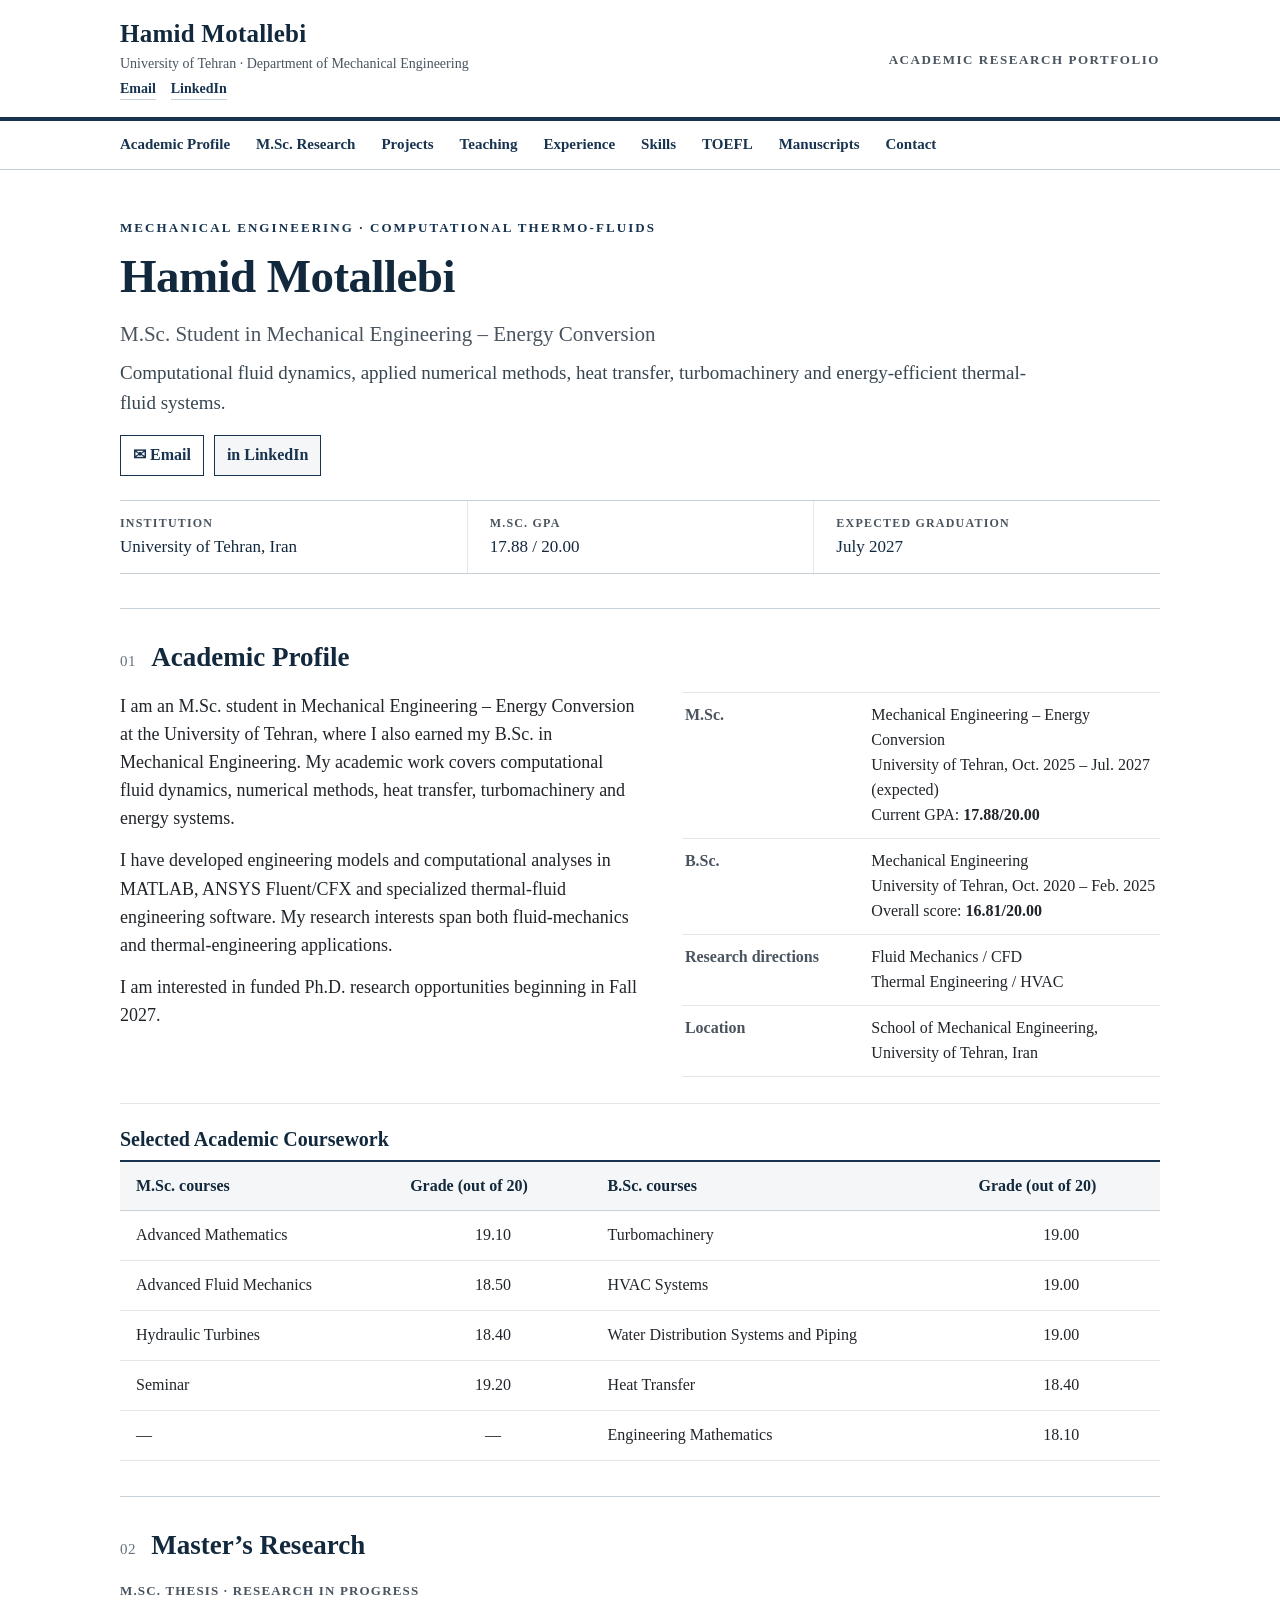
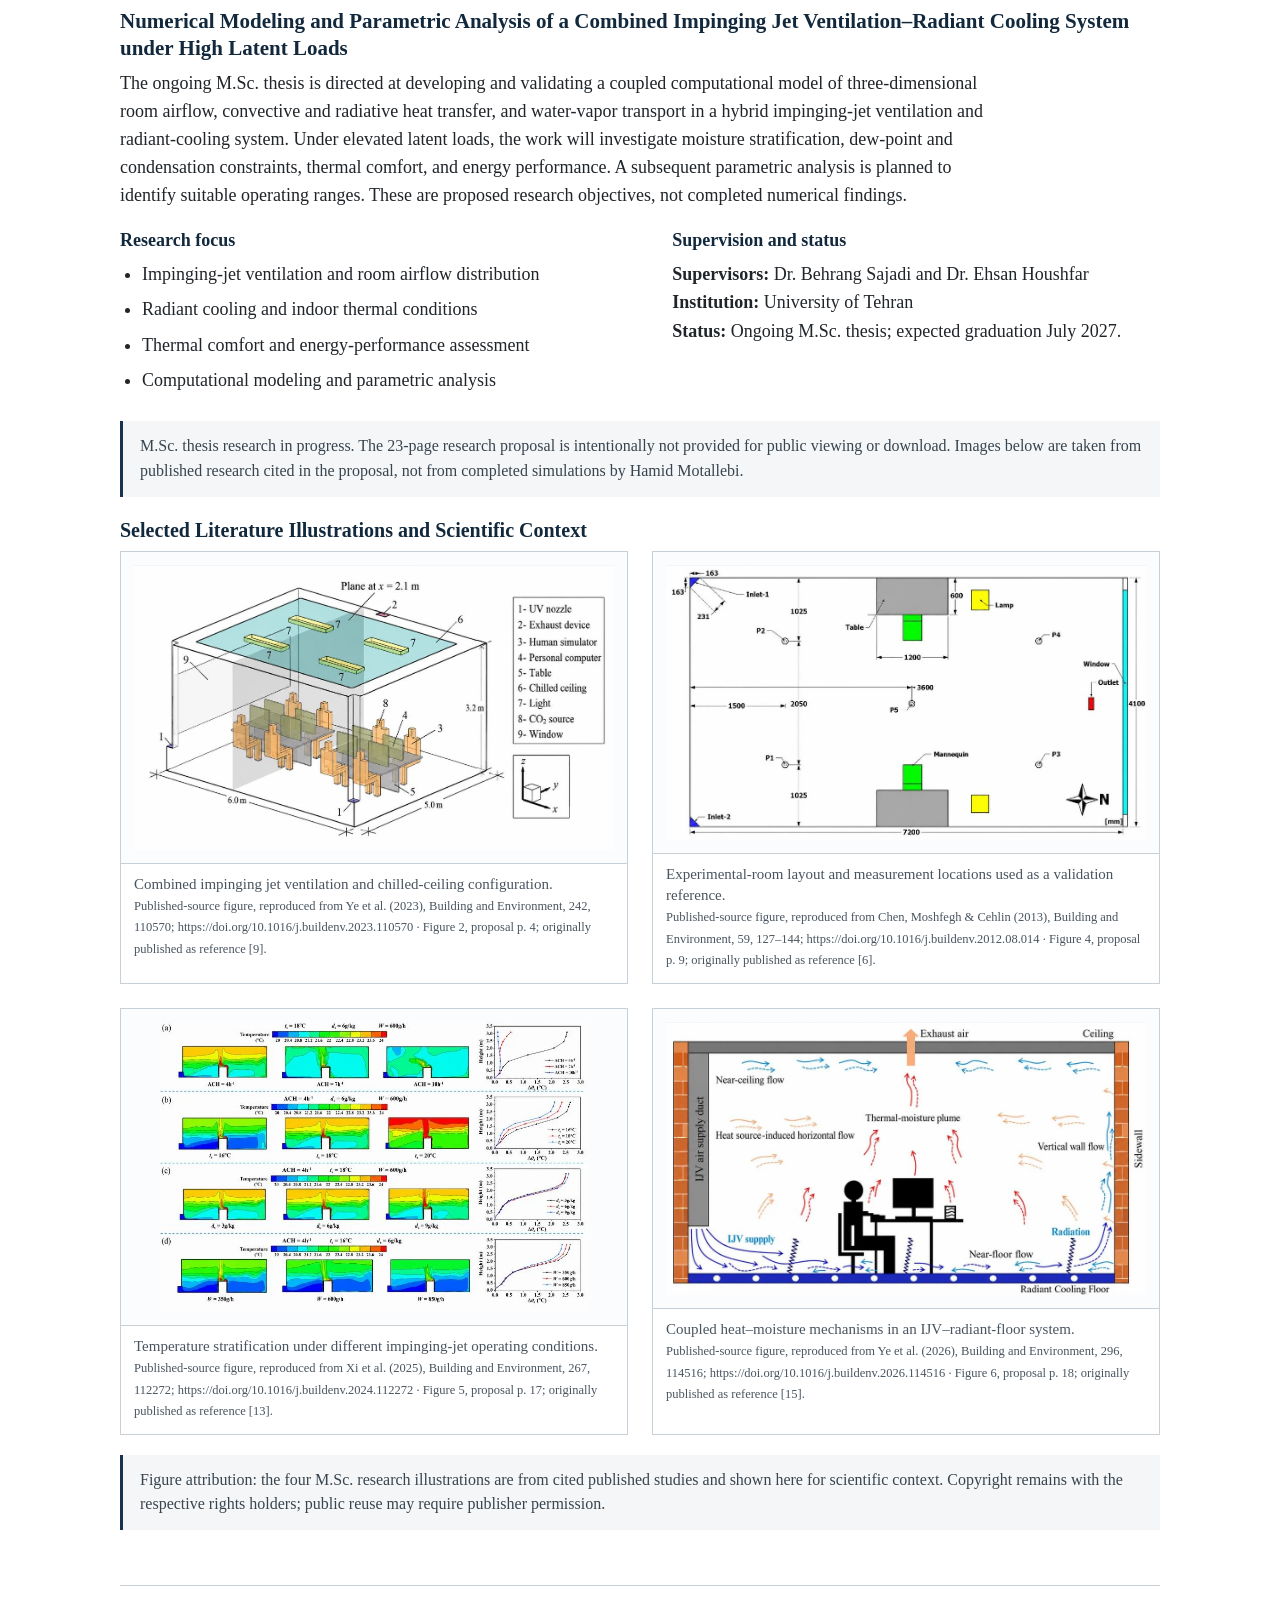
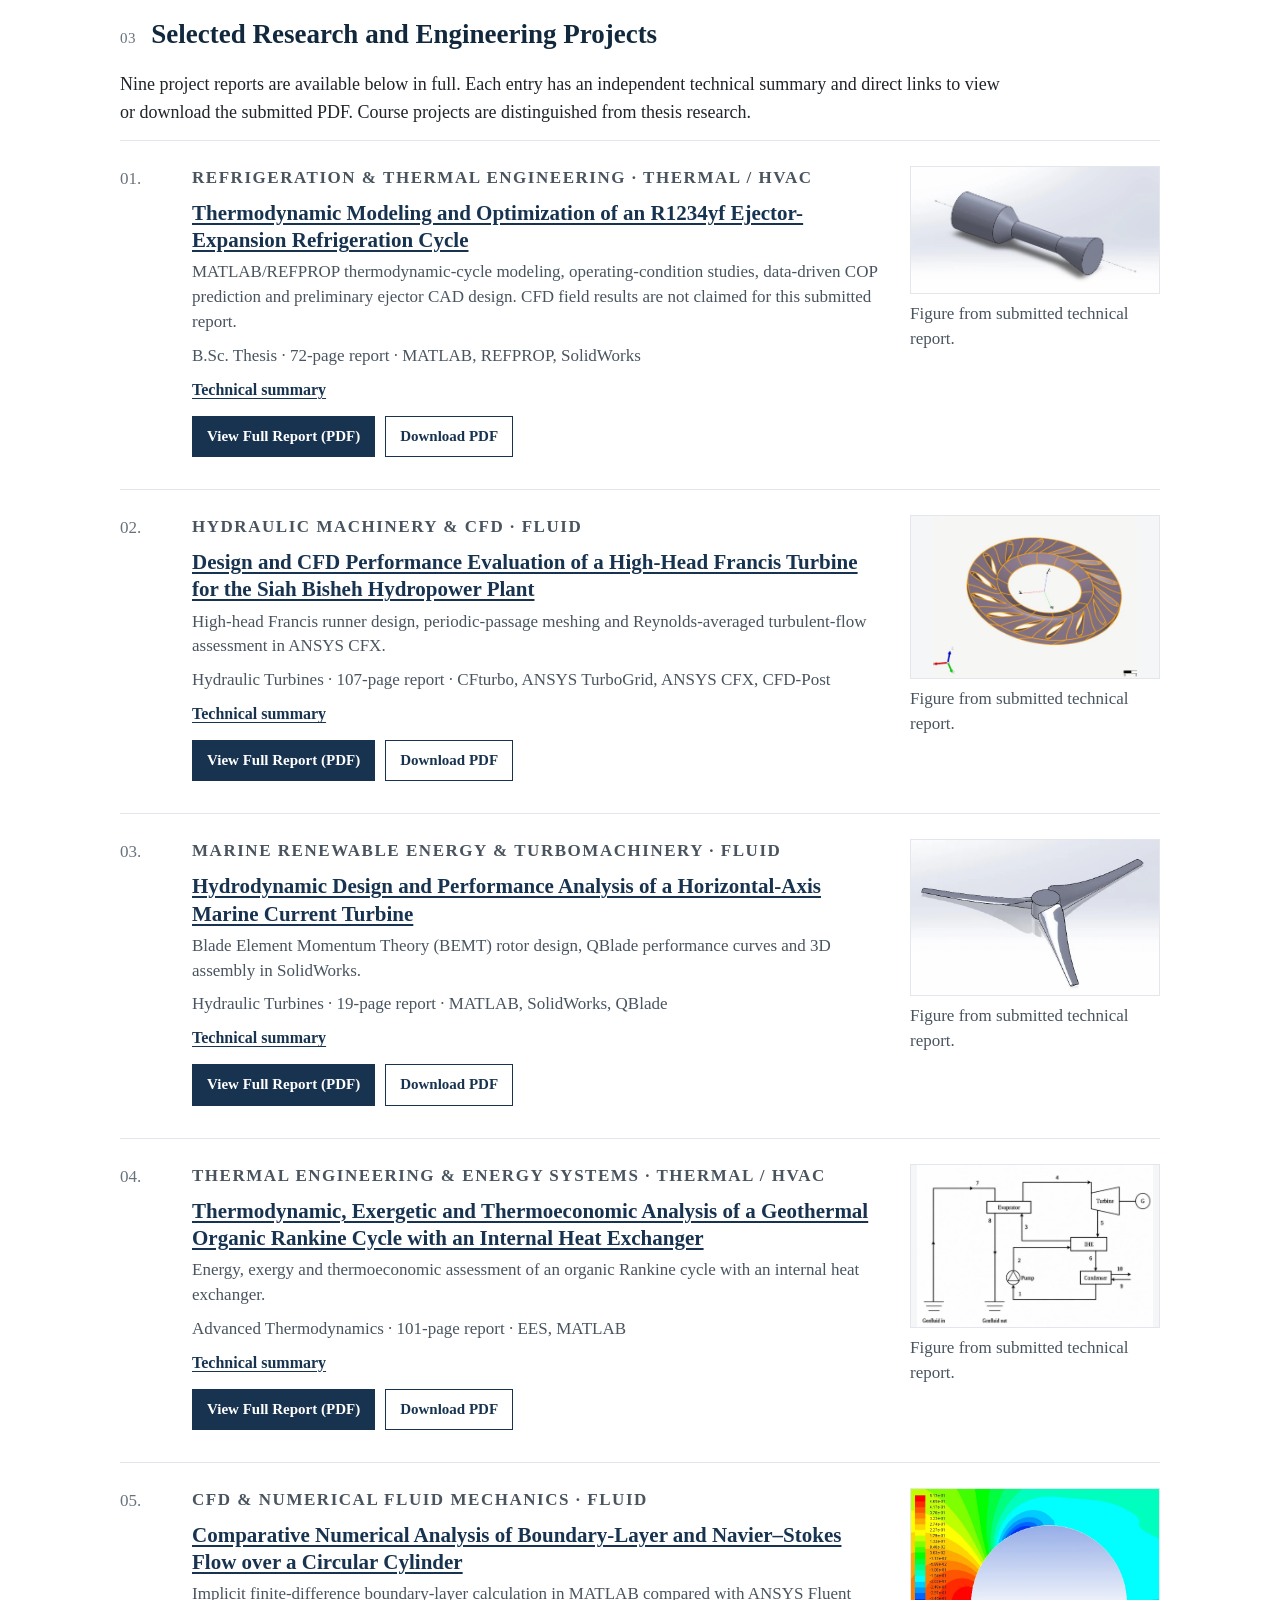
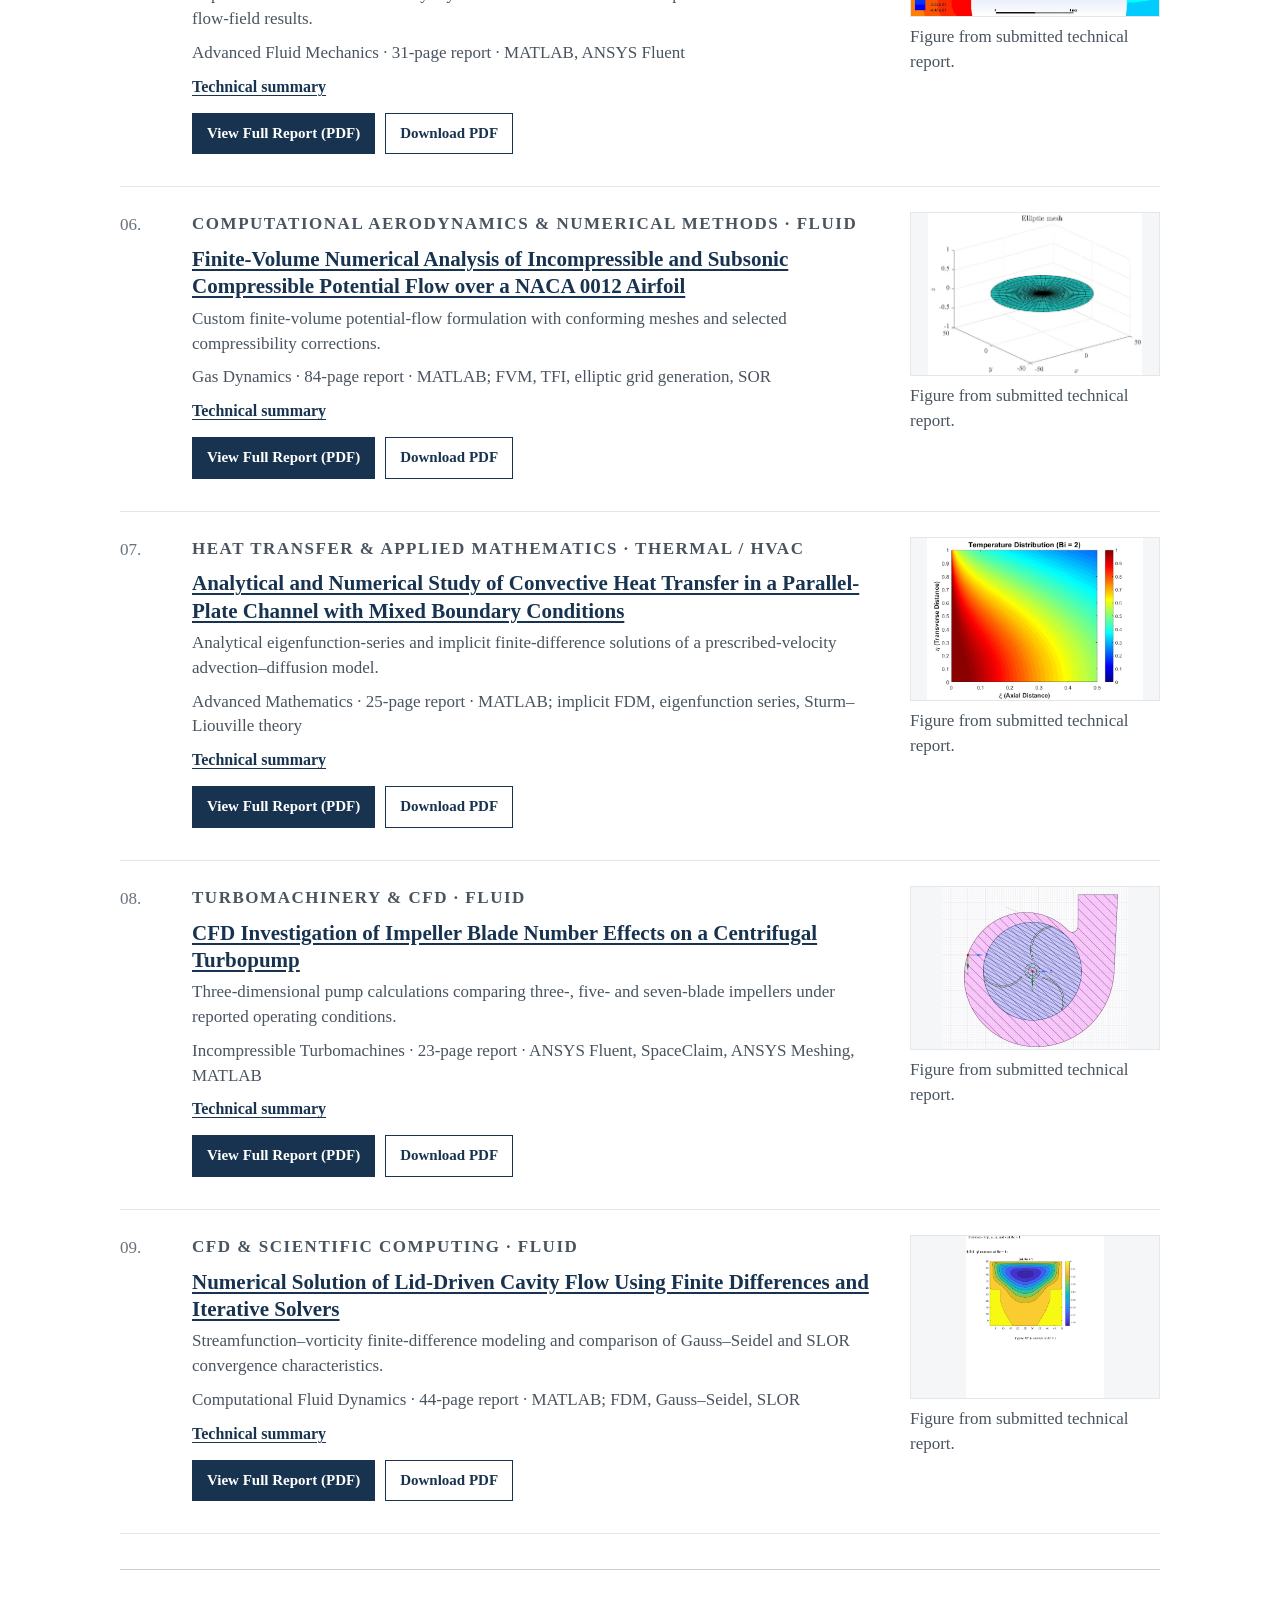
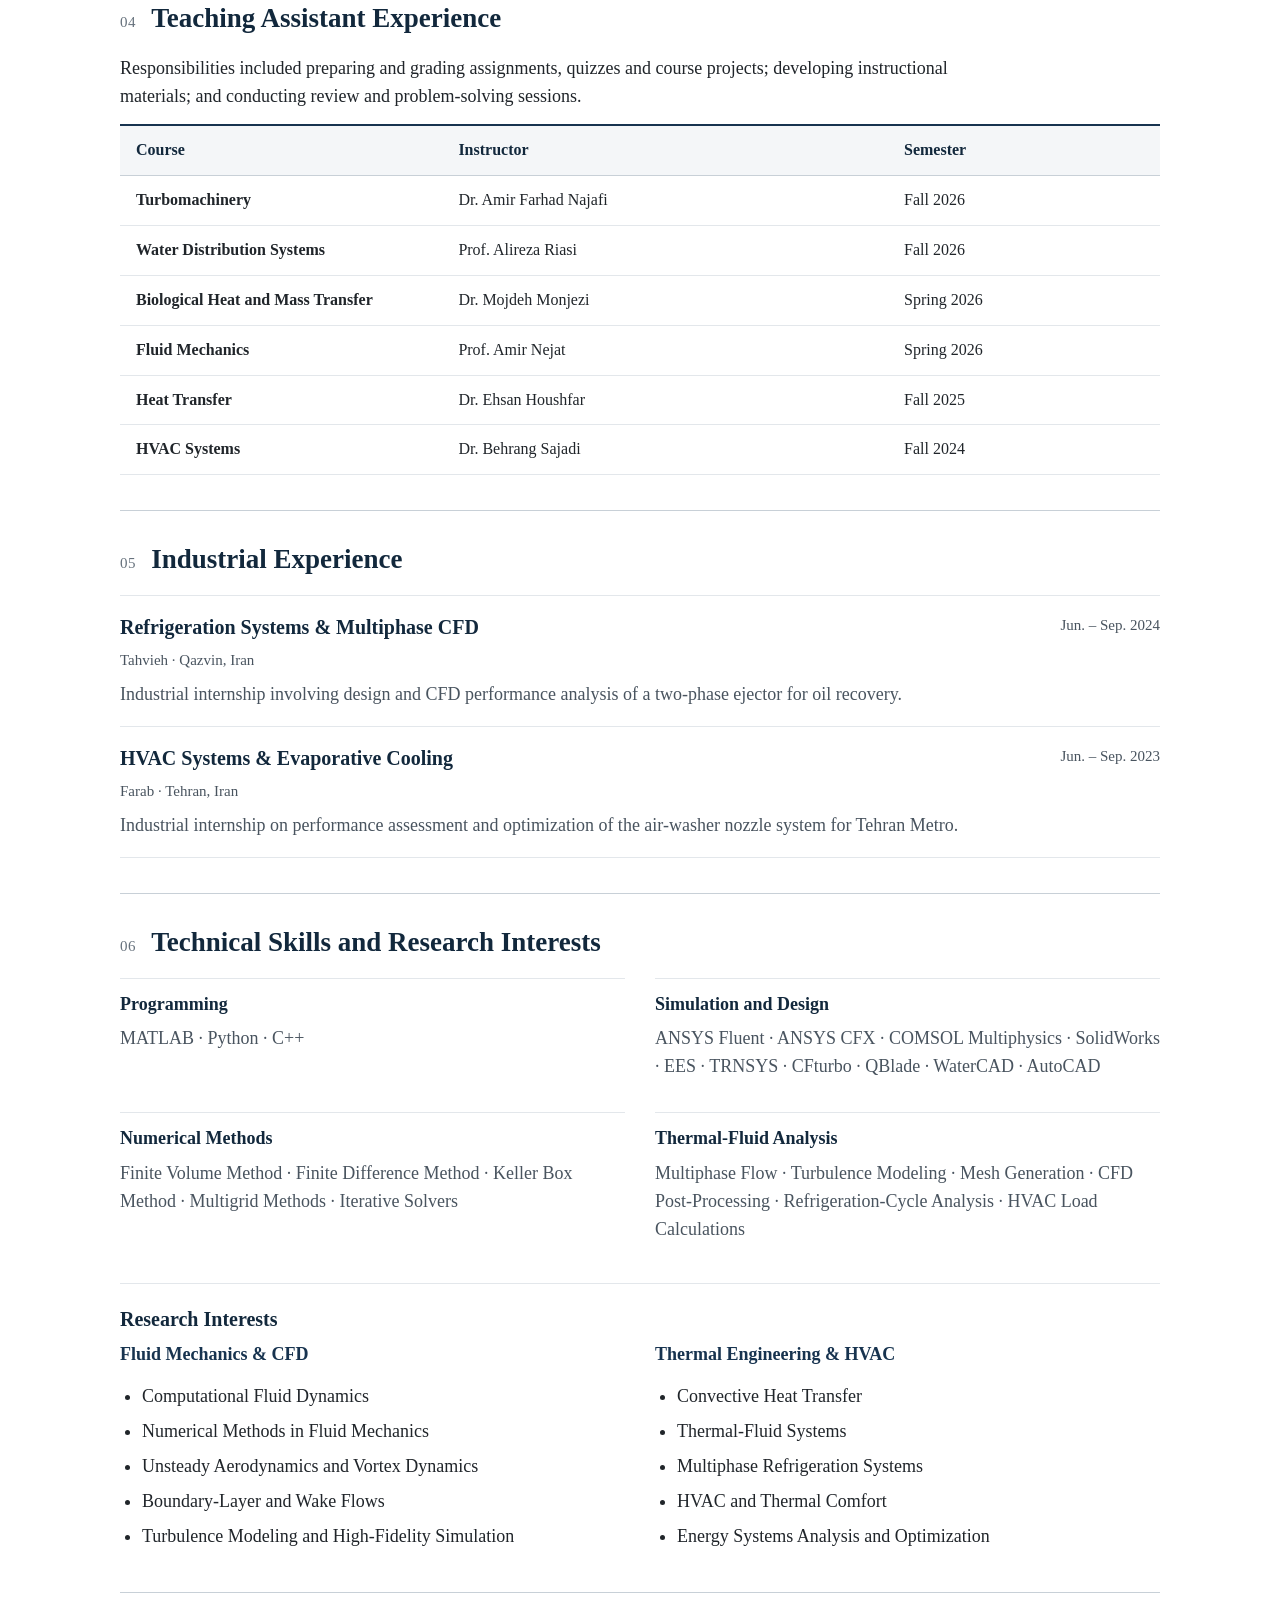
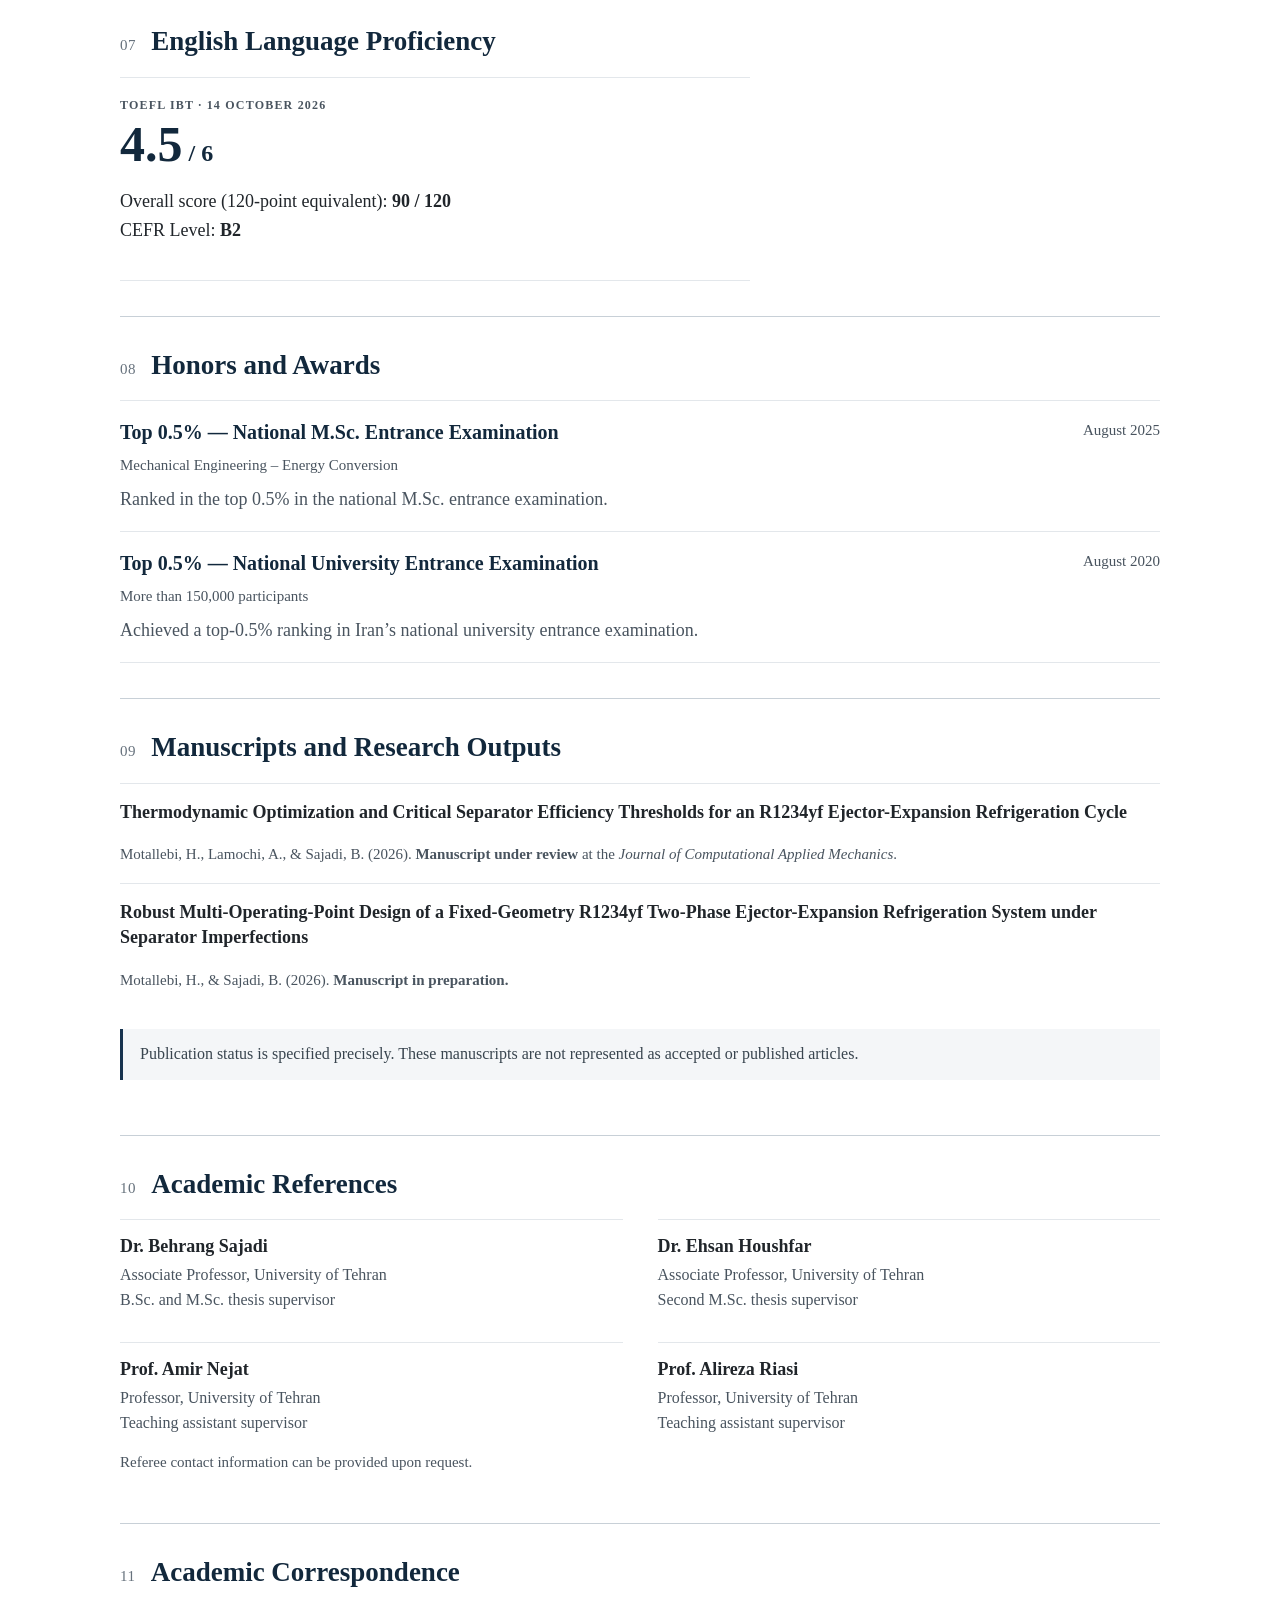
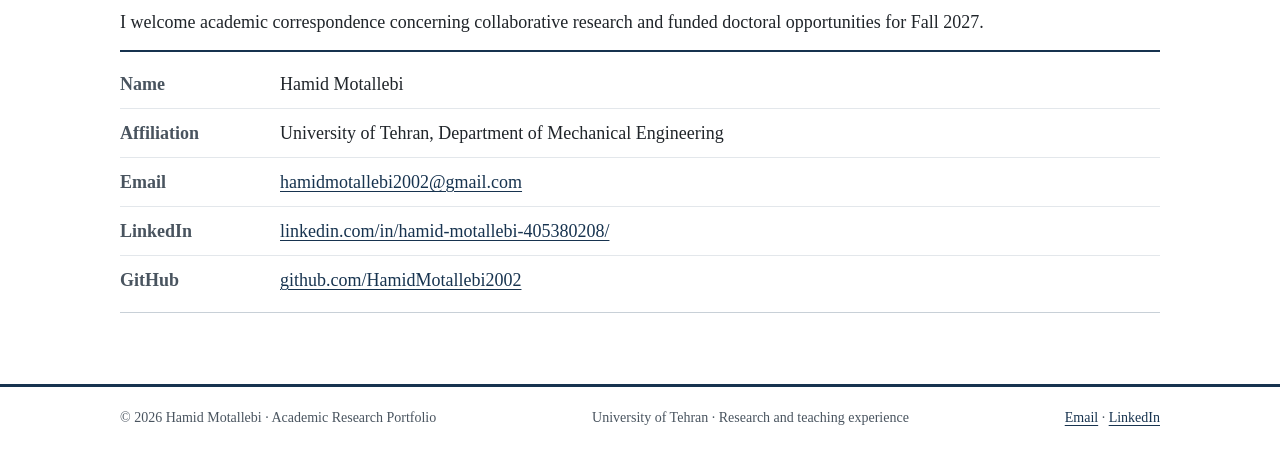
<file: index.html>
<!DOCTYPE html>

<html lang="en"><head><meta charset="utf-8"/><meta content="width=device-width, initial-scale=1" name="viewport"/><meta content="Academic research portfolio of Hamid Motallebi, University of Tehran: education, M.Sc. thesis, research projects, teaching, professional experience, TOEFL and manuscripts." name="description"/><meta content="#17334f" name="theme-color"/><title>Hamid Motallebi | Academic Research Portfolio</title><link href="style.css" rel="stylesheet"/></head>
<body><header class="site-header" id="top"><div class="container header-upper"><div><a class="header-name" href="index.html">Hamid Motallebi</a><span class="header-affiliation">University of Tehran · Department of Mechanical Engineering</span><div aria-label="Contact links" class="header-contact"><a href="mailto:hamidmotallebi2002@gmail.com">Email</a><a href="https://www.linkedin.com/in/hamid-motallebi-405380208/" rel="noopener noreferrer" target="_blank">LinkedIn</a></div></div><span class="header-context">Academic Research Portfolio</span></div><div class="header-rule"></div><nav aria-label="Main navigation" class="container primary-nav"><a href="#profile">Academic Profile</a><a href="#thesis">M.Sc. Research</a><a href="#projects">Projects</a><a href="#teaching">Teaching</a><a href="#experience">Experience</a><a href="#skills">Skills</a><a href="#language">TOEFL</a><a href="#publications">Manuscripts</a><a href="#contact">Contact</a></nav></header>
<main><div class="container document-top"><p class="overline">Mechanical Engineering · Computational Thermo-Fluids</p><h1>Hamid Motallebi</h1><p class="subtitle">M.Sc. Student in Mechanical Engineering – Energy Conversion</p><p class="lead">Computational fluid dynamics, applied numerical methods, heat transfer, turbomachinery and energy-efficient thermal-fluid systems.</p><div aria-label="Contact Hamid Motallebi" class="hero-contact"><a class="contact-action" href="mailto:hamidmotallebi2002@gmail.com">✉  Email</a><a class="contact-action linkedin-action" href="https://www.linkedin.com/in/hamid-motallebi-405380208/" rel="noopener noreferrer" target="_blank">in  LinkedIn</a></div><div class="document-ident"><div><span class="metadata-label">Institution</span><span class="metadata-value">University of Tehran, Iran</span></div><div><span class="metadata-label">M.Sc. GPA</span><span class="metadata-value">17.88 / 20.00</span></div><div><span class="metadata-label">Expected Graduation</span><span class="metadata-value">July 2027</span></div></div></div><section class="container document-section" id="profile"><div class="section-heading"><span class="section-index">01</span><h2>Academic Profile</h2></div>
<div class="two-col"><div class="prose"><p>I am an M.Sc. student in Mechanical Engineering – Energy Conversion at the University of Tehran, where I also earned my B.Sc. in Mechanical Engineering. My academic work covers computational fluid dynamics, numerical methods, heat transfer, turbomachinery and energy systems.</p><p>I have developed engineering models and computational analyses in MATLAB, ANSYS Fluent/CFX and specialized thermal-fluid engineering software. My research interests span both fluid-mechanics and thermal-engineering applications.</p><p>I am interested in funded Ph.D. research opportunities beginning in Fall 2027.</p></div>
<table class="profile-facts"><tbody><tr><th>M.Sc.</th><td>Mechanical Engineering – Energy Conversion<br/>University of Tehran, Oct. 2025 – Jul. 2027 (expected)<br/>Current GPA: <strong>17.88/20.00</strong></td></tr><tr><th>B.Sc.</th><td>Mechanical Engineering<br/>University of Tehran, Oct. 2020 – Feb. 2025<br/>Overall score: <strong>16.81/20.00</strong></td></tr><tr><th>Research directions</th><td>Fluid Mechanics / CFD<br/>Thermal Engineering / HVAC</td></tr><tr><th>Location</th><td>School of Mechanical Engineering, University of Tehran, Iran</td></tr></tbody></table></div>
<div class="subsection"><h3>Selected Academic Coursework</h3><div class="table-scroll"><table class="result-table compact-table"><thead><tr><th>M.Sc. courses</th><th>Grade (out of 20)</th><th>B.Sc. courses</th><th>Grade (out of 20)</th></tr></thead><tbody><tr><td>Advanced Mathematics</td><td>19.10</td><td>Turbomachinery</td><td>19.00</td></tr><tr><td>Advanced Fluid Mechanics</td><td>18.50</td><td>HVAC Systems</td><td>19.00</td></tr><tr><td>Hydraulic Turbines</td><td>18.40</td><td>Water Distribution Systems and Piping</td><td>19.00</td></tr><tr><td>Seminar</td><td>19.20</td><td>Heat Transfer</td><td>18.40</td></tr><tr><td>—</td><td>—</td><td>Engineering Mathematics</td><td>18.10</td></tr></tbody></table></div></div></section><section class="container document-section" id="thesis"><div class="section-heading"><span class="section-index">02</span><h2>Master’s Research</h2></div>
<p class="project-type">M.Sc. Thesis · Research in Progress</p><h3 class="project-heading">Numerical Modeling and Parametric Analysis of a Combined Impinging Jet Ventilation–Radiant Cooling System under High Latent Loads</h3><p class="prose">The ongoing M.Sc. thesis is directed at developing and validating a coupled computational model of three-dimensional room airflow, convective and radiative heat transfer, and water-vapor transport in a hybrid impinging-jet ventilation and radiant-cooling system. Under elevated latent loads, the work will investigate moisture stratification, dew-point and condensation constraints, thermal comfort, and energy performance. A subsequent parametric analysis is planned to identify suitable operating ranges. These are proposed research objectives, not completed numerical findings.</p>
<div class="two-col gap-narrow"><div><h3 class="small-heading">Research focus</h3><ul class="dense-list"><li>Impinging-jet ventilation and room airflow distribution</li><li>Radiant cooling and indoor thermal conditions</li><li>Thermal comfort and energy-performance assessment</li><li>Computational modeling and parametric analysis</li></ul></div><div><h3 class="small-heading">Supervision and status</h3><p><strong>Supervisors:</strong> Dr. Behrang Sajadi and Dr. Ehsan Houshfar<br/><strong>Institution:</strong> University of Tehran<br/><strong>Status:</strong> Ongoing M.Sc. thesis; expected graduation July 2027.</p></div></div>
<p class="notes">M.Sc. thesis research in progress. The 23-page research proposal is intentionally not provided for public viewing or download. Images below are taken from published research cited in the proposal, not from completed simulations by Hamid Motallebi.</p><h3>Selected Literature Illustrations and Scientific Context</h3><div class="figure-grid"><figure class="figure"><div class="figure-media"><img alt="Combined impinging jet ventilation and chilled-ceiling configuration" loading="lazy" src="msc_fig2_hybrid_ijv_ceiling.webp"/></div><figcaption>Combined impinging jet ventilation and chilled-ceiling configuration. <br/><small>Published-source figure, reproduced from Ye et al. (2023), Building and Environment, 242, 110570; https://doi.org/10.1016/j.buildenv.2023.110570 · Figure 2, proposal p. 4; originally published as reference [9].</small></figcaption></figure><figure class="figure"><div class="figure-media"><img alt="Experimental-room layout and measurement locations used as a validation reference" loading="lazy" src="msc_fig4_experimental_setup.webp"/></div><figcaption>Experimental-room layout and measurement locations used as a validation reference. <br/><small>Published-source figure, reproduced from Chen, Moshfegh &amp; Cehlin (2013), Building and Environment, 59, 127–144; https://doi.org/10.1016/j.buildenv.2012.08.014 · Figure 4, proposal p. 9; originally published as reference [6].</small></figcaption></figure><figure class="figure"><div class="figure-media"><img alt="Temperature stratification under different impinging-jet operating conditions" loading="lazy" src="msc_fig5_thermal_stratification.webp"/></div><figcaption>Temperature stratification under different impinging-jet operating conditions. <br/><small>Published-source figure, reproduced from Xi et al. (2025), Building and Environment, 267, 112272; https://doi.org/10.1016/j.buildenv.2024.112272 · Figure 5, proposal p. 17; originally published as reference [13].</small></figcaption></figure><figure class="figure"><div class="figure-media"><img alt="Coupled heat–moisture mechanisms in an IJV–radiant-floor system" loading="lazy" src="msc_fig6_heat_moisture.webp"/></div><figcaption>Coupled heat–moisture mechanisms in an IJV–radiant-floor system. <br/><small>Published-source figure, reproduced from Ye et al. (2026), Building and Environment, 296, 114516; https://doi.org/10.1016/j.buildenv.2026.114516 · Figure 6, proposal p. 18; originally published as reference [15].</small></figcaption></figure></div><p class="notes">Figure attribution: the four M.Sc. research illustrations are from cited published studies and shown here for scientific context. Copyright remains with the respective rights holders; public reuse may require publisher permission.</p></section><section class="container document-section" id="projects"><div class="section-heading"><span class="section-index">03</span><h2>Selected Research and Engineering Projects</h2></div><p class="prose">Nine project reports are available below in full. Each entry has an independent technical summary and direct links to view or download the submitted PDF. Course projects are distinguished from thesis research.</p><article class="project-row"><div class="project-number">01.</div><div><p class="project-type">Refrigeration &amp; Thermal Engineering · Thermal / HVAC</p><h3 class="project-heading"><a href="r1234yf-ejector.html">Thermodynamic Modeling and Optimization of an R1234yf Ejector-Expansion Refrigeration Cycle</a></h3><p>MATLAB/REFPROP thermodynamic-cycle modeling, operating-condition studies, data-driven COP prediction and preliminary ejector CAD design. CFD field results are not claimed for this submitted report.</p><p class="small-muted">B.Sc. Thesis · 72-page report · MATLAB, REFPROP, SolidWorks</p><div class="project-links"><a class="project-details-link" href="r1234yf-ejector.html">Technical summary</a><div class="report-actions project-report-actions"><a class="link-plain filled" href="Hamid_Motallebi_BSc_Project.pdf" rel="noopener" target="_blank">View Full Report (PDF)</a><a class="link-plain" download="" href="Hamid_Motallebi_BSc_Project.pdf">Download PDF</a></div></div></div><div><a href="r1234yf-ejector.html"><img alt="Illustration from R1234yf Ejector-Expansion Refrigeration report" class="project-thumb" loading="lazy" src="ejector_cad.webp"/></a><p class="project-aside">Figure from submitted technical report.</p></div></article><article class="project-row"><div class="project-number">02.</div><div><p class="project-type">Hydraulic Machinery &amp; CFD · Fluid</p><h3 class="project-heading"><a href="francis-turbine.html">Design and CFD Performance Evaluation of a High-Head Francis Turbine for the Siah Bisheh Hydropower Plant</a></h3><p>High-head Francis runner design, periodic-passage meshing and Reynolds-averaged turbulent-flow assessment in ANSYS CFX.</p><p class="small-muted">Hydraulic Turbines · 107-page report · CFturbo, ANSYS TurboGrid, ANSYS CFX, CFD-Post</p><div class="project-links"><a class="project-details-link" href="francis-turbine.html">Technical summary</a><div class="report-actions project-report-actions"><a class="link-plain filled" href="Francis_Turbine_Siah_Bisheh_Report.pdf" rel="noopener" target="_blank">View Full Report (PDF)</a><a class="link-plain" download="" href="Francis_Turbine_Siah_Bisheh_Report.pdf">Download PDF</a></div></div></div><div><a href="francis-turbine.html"><img alt="Illustration from Francis Turbine — Siah Bisheh report" class="project-thumb" loading="lazy" src="francis-turbine-fig1.webp"/></a><p class="project-aside">Figure from submitted technical report.</p></div></article><article class="project-row"><div class="project-number">03.</div><div><p class="project-type">Marine Renewable Energy &amp; Turbomachinery · Fluid</p><h3 class="project-heading"><a href="marine-current-turbine.html">Hydrodynamic Design and Performance Analysis of a Horizontal-Axis Marine Current Turbine</a></h3><p>Blade Element Momentum Theory (BEMT) rotor design, QBlade performance curves and 3D assembly in SolidWorks.</p><p class="small-muted">Hydraulic Turbines · 19-page report · MATLAB, SolidWorks, QBlade</p><div class="project-links"><a class="project-details-link" href="marine-current-turbine.html">Technical summary</a><div class="report-actions project-report-actions"><a class="link-plain filled" href="Marine_Current_Turbine_Report.pdf" rel="noopener" target="_blank">View Full Report (PDF)</a><a class="link-plain" download="" href="Marine_Current_Turbine_Report.pdf">Download PDF</a></div></div></div><div><a href="marine-current-turbine.html"><img alt="Illustration from Marine Current Turbine report" class="project-thumb" loading="lazy" src="marine-current-turbine-fig1.webp"/></a><p class="project-aside">Figure from submitted technical report.</p></div></article><article class="project-row"><div class="project-number">04.</div><div><p class="project-type">Thermal Engineering &amp; Energy Systems · Thermal / HVAC</p><h3 class="project-heading"><a href="geothermal-orc.html">Thermodynamic, Exergetic and Thermoeconomic Analysis of a Geothermal Organic Rankine Cycle with an Internal Heat Exchanger</a></h3><p>Energy, exergy and thermoeconomic assessment of an organic Rankine cycle with an internal heat exchanger.</p><p class="small-muted">Advanced Thermodynamics · 101-page report · EES, MATLAB</p><div class="project-links"><a class="project-details-link" href="geothermal-orc.html">Technical summary</a><div class="report-actions project-report-actions"><a class="link-plain filled" href="Geothermal_ORC_Thermoeconomic_Report.pdf" rel="noopener" target="_blank">View Full Report (PDF)</a><a class="link-plain" download="" href="Geothermal_ORC_Thermoeconomic_Report.pdf">Download PDF</a></div></div></div><div><a href="geothermal-orc.html"><img alt="Illustration from Geothermal ORC &amp; Exergy Analysis report" class="project-thumb" loading="lazy" src="geothermal-orc-fig1.webp"/></a><p class="project-aside">Figure from submitted technical report.</p></div></article><article class="project-row"><div class="project-number">05.</div><div><p class="project-type">CFD &amp; Numerical Fluid Mechanics · Fluid</p><h3 class="project-heading"><a href="cylinder-boundary-layer.html">Comparative Numerical Analysis of Boundary-Layer and Navier–Stokes Flow over a Circular Cylinder</a></h3><p>Implicit finite-difference boundary-layer calculation in MATLAB compared with ANSYS Fluent flow-field results.</p><p class="small-muted">Advanced Fluid Mechanics · 31-page report · MATLAB, ANSYS Fluent</p><div class="project-links"><a class="project-details-link" href="cylinder-boundary-layer.html">Technical summary</a><div class="report-actions project-report-actions"><a class="link-plain filled" href="Cylinder_Boundary_Layer_CFD_Report.pdf" rel="noopener" target="_blank">View Full Report (PDF)</a><a class="link-plain" download="" href="Cylinder_Boundary_Layer_CFD_Report.pdf">Download PDF</a></div></div></div><div><a href="cylinder-boundary-layer.html"><img alt="Illustration from Boundary Layer over a Cylinder report" class="project-thumb" loading="lazy" src="cylinder-boundary-layer-fig1.webp"/></a><p class="project-aside">Figure from submitted technical report.</p></div></article><article class="project-row"><div class="project-number">06.</div><div><p class="project-type">Computational Aerodynamics &amp; Numerical Methods · Fluid</p><h3 class="project-heading"><a href="naca0012-potential-flow.html">Finite-Volume Numerical Analysis of Incompressible and Subsonic Compressible Potential Flow over a NACA 0012 Airfoil</a></h3><p>Custom finite-volume potential-flow formulation with conforming meshes and selected compressibility corrections.</p><p class="small-muted">Gas Dynamics · 84-page report · MATLAB; FVM, TFI, elliptic grid generation, SOR</p><div class="project-links"><a class="project-details-link" href="naca0012-potential-flow.html">Technical summary</a><div class="report-actions project-report-actions"><a class="link-plain filled" href="NACA0012_Gas_Dynamics_Report.pdf" rel="noopener" target="_blank">View Full Report (PDF)</a><a class="link-plain" download="" href="NACA0012_Gas_Dynamics_Report.pdf">Download PDF</a></div></div></div><div><a href="naca0012-potential-flow.html"><img alt="Illustration from NACA 0012 Potential Flow report" class="project-thumb" loading="lazy" src="naca0012-potential-flow-fig1.webp"/></a><p class="project-aside">Figure from submitted technical report.</p></div></article><article class="project-row"><div class="project-number">07.</div><div><p class="project-type">Heat Transfer &amp; Applied Mathematics · Thermal / HVAC</p><h3 class="project-heading"><a href="convective-heat-transfer.html">Analytical and Numerical Study of Convective Heat Transfer in a Parallel-Plate Channel with Mixed Boundary Conditions</a></h3><p>Analytical eigenfunction-series and implicit finite-difference solutions of a prescribed-velocity advection–diffusion model.</p><p class="small-muted">Advanced Mathematics · 25-page report · MATLAB; implicit FDM, eigenfunction series, Sturm–Liouville theory</p><div class="project-links"><a class="project-details-link" href="convective-heat-transfer.html">Technical summary</a><div class="report-actions project-report-actions"><a class="link-plain filled" href="Advanced_Mathematics_Heat_Transfer_Report.pdf" rel="noopener" target="_blank">View Full Report (PDF)</a><a class="link-plain" download="" href="Advanced_Mathematics_Heat_Transfer_Report.pdf">Download PDF</a></div></div></div><div><a href="convective-heat-transfer.html"><img alt="Illustration from Convection–Diffusion Heat Transfer report" class="project-thumb" loading="lazy" src="convective-heat-transfer-fig1.webp"/></a><p class="project-aside">Figure from submitted technical report.</p></div></article><article class="project-row"><div class="project-number">08.</div><div><p class="project-type">Turbomachinery &amp; CFD · Fluid</p><h3 class="project-heading"><a href="centrifugal-turbopump.html">CFD Investigation of Impeller Blade Number Effects on a Centrifugal Turbopump</a></h3><p>Three-dimensional pump calculations comparing three-, five- and seven-blade impellers under reported operating conditions.</p><p class="small-muted">Incompressible Turbomachines · 23-page report · ANSYS Fluent, SpaceClaim, ANSYS Meshing, MATLAB</p><div class="project-links"><a class="project-details-link" href="centrifugal-turbopump.html">Technical summary</a><div class="report-actions project-report-actions"><a class="link-plain filled" href="Centrifugal_Turbopump_CFD_Report.pdf" rel="noopener" target="_blank">View Full Report (PDF)</a><a class="link-plain" download="" href="Centrifugal_Turbopump_CFD_Report.pdf">Download PDF</a></div></div></div><div><a href="centrifugal-turbopump.html"><img alt="Illustration from Centrifugal Turbopump Blade Study report" class="project-thumb" loading="lazy" src="centrifugal-turbopump-fig1.webp"/></a><p class="project-aside">Figure from submitted technical report.</p></div></article><article class="project-row"><div class="project-number">09.</div><div><p class="project-type">CFD &amp; Scientific Computing · Fluid</p><h3 class="project-heading"><a href="lid-driven-cavity.html">Numerical Solution of Lid-Driven Cavity Flow Using Finite Differences and Iterative Solvers</a></h3><p>Streamfunction–vorticity finite-difference modeling and comparison of Gauss–Seidel and SLOR convergence characteristics.</p><p class="small-muted">Computational Fluid Dynamics · 44-page report · MATLAB; FDM, Gauss–Seidel, SLOR</p><div class="project-links"><a class="project-details-link" href="lid-driven-cavity.html">Technical summary</a><div class="report-actions project-report-actions"><a class="link-plain filled" href="Lid_Driven_Cavity_CFD_Report.pdf" rel="noopener" target="_blank">View Full Report (PDF)</a><a class="link-plain" download="" href="Lid_Driven_Cavity_CFD_Report.pdf">Download PDF</a></div></div></div><div><a href="lid-driven-cavity.html"><img alt="Illustration from Lid-Driven Cavity &amp; Solver Comparison report" class="project-thumb" loading="lazy" src="lid-driven-cavity-fig1.webp"/></a><p class="project-aside">Figure from submitted technical report.</p></div></article></section><section class="container document-section" id="teaching"><div class="section-heading"><span class="section-index">04</span><h2>Teaching Assistant Experience</h2></div>
<p class="prose">Responsibilities included preparing and grading assignments, quizzes and course projects; developing instructional materials; and conducting review and problem-solving sessions.</p><div class="table-scroll"><table class="result-table teaching-table"><thead><tr><th>Course</th><th>Instructor</th><th>Semester</th></tr></thead><tbody><tr><td><strong>Turbomachinery</strong></td><td>Dr. Amir Farhad Najafi</td><td>Fall 2026</td></tr><tr><td><strong>Water Distribution Systems</strong></td><td>Prof. Alireza Riasi</td><td>Fall 2026</td></tr><tr><td><strong>Biological Heat and Mass Transfer</strong></td><td>Dr. Mojdeh Monjezi</td><td>Spring 2026</td></tr><tr><td><strong>Fluid Mechanics</strong></td><td>Prof. Amir Nejat</td><td>Spring 2026</td></tr><tr><td><strong>Heat Transfer</strong></td><td>Dr. Ehsan Houshfar</td><td>Fall 2025</td></tr><tr><td><strong>HVAC Systems</strong></td><td>Dr. Behrang Sajadi</td><td>Fall 2024</td></tr></tbody></table></div></section><section class="container document-section" id="experience"><div class="section-heading"><span class="section-index">05</span><h2>Industrial Experience</h2></div>
<div class="academic-item"><div><h3>Refrigeration Systems &amp; Multiphase CFD</h3><span class="small-muted">Tahvieh · Qazvin, Iran</span><p>Industrial internship involving design and CFD performance analysis of a two-phase ejector for oil recovery.</p></div><span class="date-label">Jun. – Sep. 2024</span></div>
<div class="academic-item"><div><h3>HVAC Systems &amp; Evaporative Cooling</h3><span class="small-muted">Farab · Tehran, Iran</span><p>Industrial internship on performance assessment and optimization of the air-washer nozzle system for Tehran Metro.</p></div><span class="date-label">Jun. – Sep. 2023</span></div></section><section class="container document-section" id="skills"><div class="section-heading"><span class="section-index">06</span><h2>Technical Skills and Research Interests</h2></div>
<div class="skill-grid"><div><h3>Programming</h3><p>MATLAB · Python · C++</p></div><div><h3>Simulation and Design</h3><p>ANSYS Fluent · ANSYS CFX · COMSOL Multiphysics · SolidWorks · EES · TRNSYS · CFturbo · QBlade · WaterCAD · AutoCAD</p></div><div><h3>Numerical Methods</h3><p>Finite Volume Method · Finite Difference Method · Keller Box Method · Multigrid Methods · Iterative Solvers</p></div><div><h3>Thermal-Fluid Analysis</h3><p>Multiphase Flow · Turbulence Modeling · Mesh Generation · CFD Post-Processing · Refrigeration-Cycle Analysis · HVAC Load Calculations</p></div></div>
<div class="subsection"><h3>Research Interests</h3><div class="research-columns"><div><p class="column-heading">Fluid Mechanics &amp; CFD</p><ul class="dense-list"><li>Computational Fluid Dynamics</li><li>Numerical Methods in Fluid Mechanics</li><li>Unsteady Aerodynamics and Vortex Dynamics</li><li>Boundary-Layer and Wake Flows</li><li>Turbulence Modeling and High-Fidelity Simulation</li></ul></div><div><p class="column-heading">Thermal Engineering &amp; HVAC</p><ul class="dense-list"><li>Convective Heat Transfer</li><li>Thermal-Fluid Systems</li><li>Multiphase Refrigeration Systems</li><li>HVAC and Thermal Comfort</li><li>Energy Systems Analysis and Optimization</li></ul></div></div></div></section><section class="container document-section" id="language"><div class="section-heading"><span class="section-index">07</span><h2>English Language Proficiency</h2></div>
<div class="score-summary score-summary-compact"><div class="score-primary"><span class="metadata-label">TOEFL iBT · 14 October 2026</span><strong class="score-large">4.5<span> / 6</span></strong><p>Overall score (120-point equivalent): <strong>90 / 120</strong><br/>CEFR Level: <strong>B2</strong></p></div></div>
</section><section class="container document-section" id="honors"><div class="section-heading"><span class="section-index">08</span><h2>Honors and Awards</h2></div>
<div class="academic-item"><div><h3>Top 0.5% — National M.Sc. Entrance Examination</h3><span class="small-muted">Mechanical Engineering – Energy Conversion</span><p>Ranked in the top 0.5% in the national M.Sc. entrance examination.</p></div><span class="date-label">August 2025</span></div>
<div class="academic-item"><div><h3>Top 0.5% — National University Entrance Examination</h3><span class="small-muted">More than 150,000 participants</span><p>Achieved a top-0.5% ranking in Iran’s national university entrance examination.</p></div><span class="date-label">August 2020</span></div></section><section class="container document-section" id="publications"><div class="section-heading"><span class="section-index">09</span><h2>Manuscripts and Research Outputs</h2></div>
<div class="manuscript"><p class="manuscript-title">Thermodynamic Optimization and Critical Separator Efficiency Thresholds for an R1234yf Ejector-Expansion Refrigeration Cycle</p><small>Motallebi, H., Lamochi, A., &amp; Sajadi, B. (2026). <strong>Manuscript under review</strong> at the <em>Journal of Computational Applied Mechanics</em>.</small></div>
<div class="manuscript"><p class="manuscript-title">Robust Multi-Operating-Point Design of a Fixed-Geometry R1234yf Two-Phase Ejector-Expansion Refrigeration System under Separator Imperfections</p><small>Motallebi, H., &amp; Sajadi, B. (2026). <strong>Manuscript in preparation.</strong></small></div>
<p class="notes">Publication status is specified precisely. These manuscripts are not represented as accepted or published articles.</p></section><section class="container document-section" id="references"><div class="section-heading"><span class="section-index">10</span><h2>Academic References</h2></div>
<div class="reference-grid"><div><strong>Dr. Behrang Sajadi</strong><p>Associate Professor, University of Tehran<br/>B.Sc. and M.Sc. thesis supervisor</p></div><div><strong>Dr. Ehsan Houshfar</strong><p>Associate Professor, University of Tehran<br/>Second M.Sc. thesis supervisor</p></div><div><strong>Prof. Amir Nejat</strong><p>Professor, University of Tehran<br/>Teaching assistant supervisor</p></div><div><strong>Prof. Alireza Riasi</strong><p>Professor, University of Tehran<br/>Teaching assistant supervisor</p></div></div>
<p class="small-muted">Referee contact information can be provided upon request.</p></section><section class="container document-section" id="contact"><div class="section-heading"><span class="section-index">11</span><h2>Academic Correspondence</h2></div>
<p>I welcome academic correspondence concerning collaborative research and funded doctoral opportunities for Fall 2027.</p><div class="contact-panel"><dl class="contact-details"><dt>Name</dt><dd>Hamid Motallebi</dd><dt>Affiliation</dt><dd>University of Tehran, Department of Mechanical Engineering</dd><dt>Email</dt><dd><a href="mailto:hamidmotallebi2002@gmail.com">hamidmotallebi2002@gmail.com</a></dd><dt>LinkedIn</dt><dd><a href="https://www.linkedin.com/in/hamid-motallebi-405380208/" rel="noopener noreferrer" target="_blank">linkedin.com/in/hamid-motallebi-405380208/</a></dd><dt>GitHub</dt><dd><a href="https://github.com/HamidMotallebi2002" rel="noopener noreferrer" target="_blank">github.com/HamidMotallebi2002</a></dd></dl></div></section></main>
<footer class="site-footer"><div class="container footer-inner"><span>© 2026 Hamid Motallebi · Academic Research Portfolio</span><span>University of Tehran · Research and teaching experience</span><span class="footer-contact"><a href="mailto:hamidmotallebi2002@gmail.com">Email</a> · <a href="https://www.linkedin.com/in/hamid-motallebi-405380208/" rel="noopener noreferrer" target="_blank">LinkedIn</a></span></div></footer></body></html>
</file>
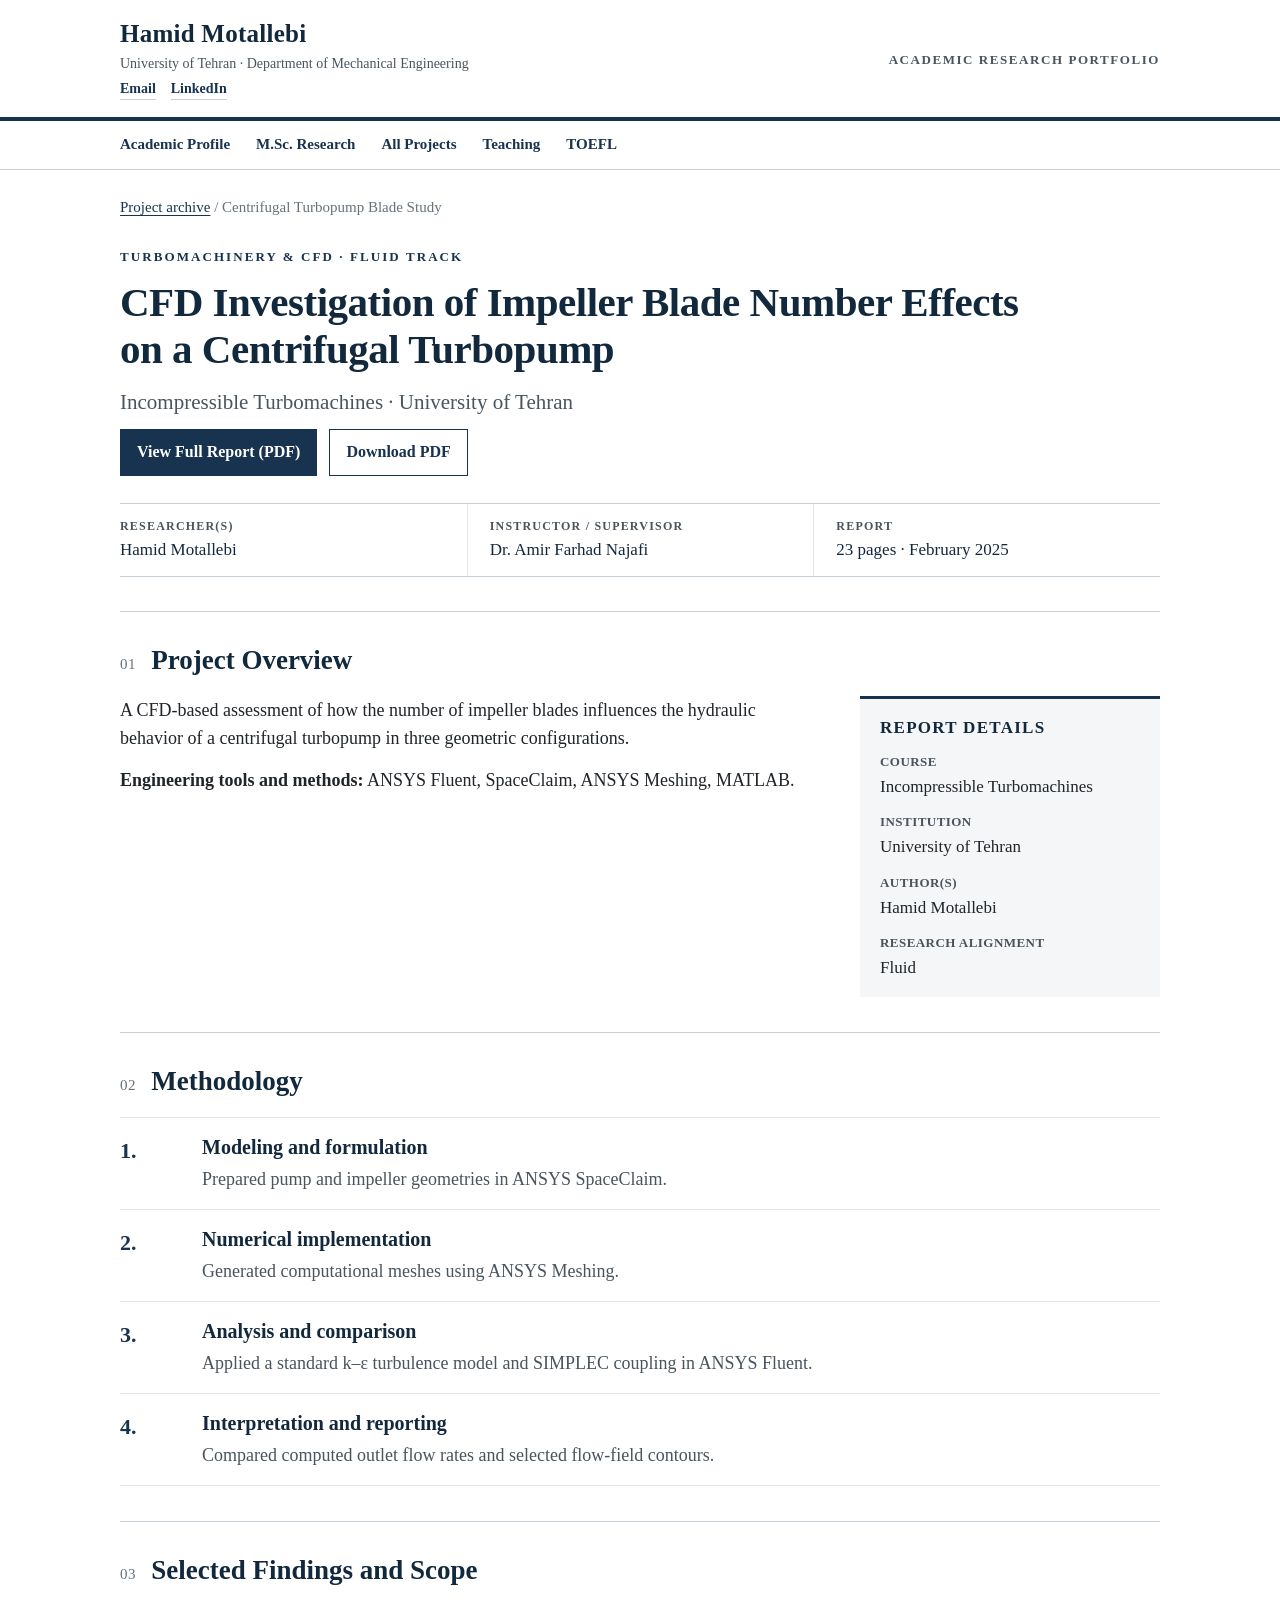
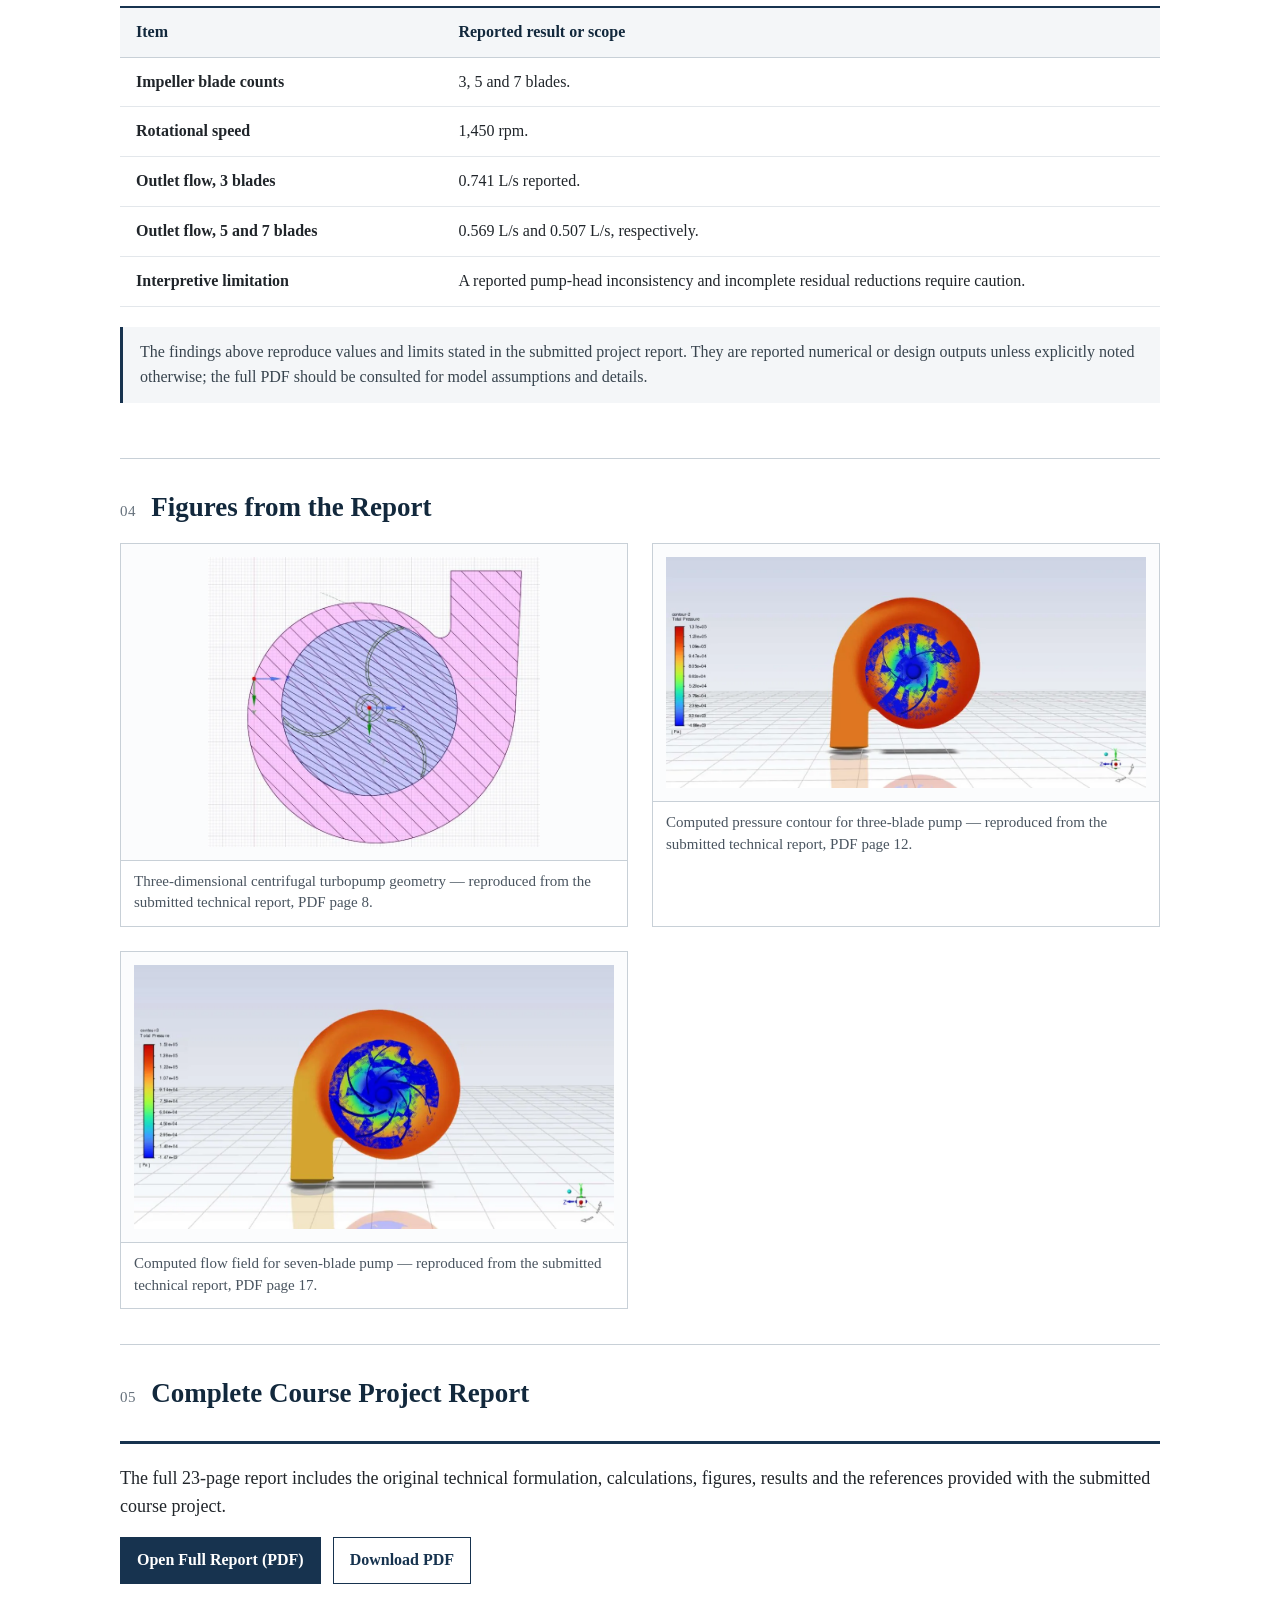
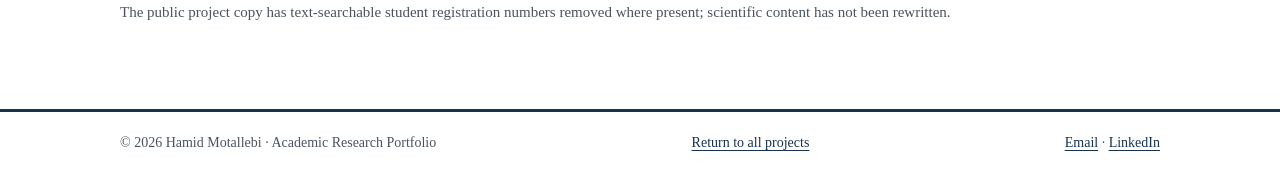
<file: centrifugal-turbopump.html>
<!DOCTYPE html>
<html lang="en"><head><meta charset="utf-8"/><meta content="width=device-width, initial-scale=1" name="viewport"/><meta content="#17334f" name="theme-color"/><meta content="Technical report: CFD Investigation of Impeller Blade Number Effects on a Centrifugal Turbopump by Hamid Motallebi, University of Tehran." name="description"/><title>Centrifugal Turbopump Blade Study | Hamid Motallebi</title><link href="style.css" rel="stylesheet"/></head>
<body><header class="site-header"><div class="container header-upper"><div><a class="header-name" href="index.html">Hamid Motallebi</a><span class="header-affiliation">University of Tehran · Department of Mechanical Engineering</span><div aria-label="Contact links" class="header-contact"><a href="mailto:hamidmotallebi2002@gmail.com">Email</a><a href="https://www.linkedin.com/in/hamid-motallebi-405380208/" rel="noopener noreferrer" target="_blank">LinkedIn</a></div></div><span class="header-context">Academic Research Portfolio</span></div><div class="header-rule"></div><nav class="container primary-nav"><a href="index.html">Academic Profile</a><a href="index.html#thesis">M.Sc. Research</a><a href="index.html#projects">All Projects</a><a href="index.html#teaching">Teaching</a><a href="index.html#language">TOEFL</a></nav></header>
<main><div class="container breadcrumb"><a href="index.html#projects">Project archive</a> / Centrifugal Turbopump Blade Study</div><div class="container document-top project-intro"><p class="overline">Turbomachinery &amp; CFD · Fluid Track</p><h1 class="project-title">CFD Investigation of Impeller Blade Number Effects on a Centrifugal Turbopump</h1><p class="subtitle">Incompressible Turbomachines · University of Tehran</p><p><a class="link-plain filled" href="Centrifugal_Turbopump_CFD_Report.pdf" rel="noopener" target="_blank">View Full Report (PDF)</a><a class="link-plain" download="" href="Centrifugal_Turbopump_CFD_Report.pdf">Download PDF</a></p><div class="document-ident"><div><span class="metadata-label">Researcher(s)</span><span class="metadata-value">Hamid Motallebi</span></div><div><span class="metadata-label">Instructor / Supervisor</span><span class="metadata-value">Dr. Amir Farhad Najafi</span></div><div><span class="metadata-label">Report</span><span class="metadata-value">23 pages · February 2025</span></div></div></div>
<section class="container document-section"><div class="section-heading"><span class="section-index">01</span><h2>Project Overview</h2></div><div class="project-overview"><div class="prose"><p>A CFD-based assessment of how the number of impeller blades influences the hydraulic behavior of a centrifugal turbopump in three geometric configurations.</p><p><strong>Engineering tools and methods:</strong> ANSYS Fluent, SpaceClaim, ANSYS Meshing, MATLAB.</p></div><aside class="report-facts"><h2>Report details</h2><dl><dt>Course</dt><dd>Incompressible Turbomachines</dd><dt>Institution</dt><dd>University of Tehran</dd><dt>Author(s)</dt><dd>Hamid Motallebi</dd><dt>Research alignment</dt><dd>Fluid</dd></dl></aside></div></section>
<section class="container document-section"><div class="section-heading"><span class="section-index">02</span><h2>Methodology</h2></div><div class="method-row"><div class="method-mark">1.</div><div><h3>Modeling and formulation</h3><p>Prepared pump and impeller geometries in ANSYS SpaceClaim.</p></div></div><div class="method-row"><div class="method-mark">2.</div><div><h3>Numerical implementation</h3><p>Generated computational meshes using ANSYS Meshing.</p></div></div><div class="method-row"><div class="method-mark">3.</div><div><h3>Analysis and comparison</h3><p>Applied a standard k–ε turbulence model and SIMPLEC coupling in ANSYS Fluent.</p></div></div><div class="method-row"><div class="method-mark">4.</div><div><h3>Interpretation and reporting</h3><p>Compared computed outlet flow rates and selected flow-field contours.</p></div></div></section>
<section class="container document-section"><div class="section-heading"><span class="section-index">03</span><h2>Selected Findings and Scope</h2></div><table class="result-table"><thead><tr><th>Item</th><th>Reported result or scope</th></tr></thead><tbody><tr><td><strong>Impeller blade counts</strong></td><td>3, 5 and 7 blades.</td></tr><tr><td><strong>Rotational speed</strong></td><td>1,450 rpm.</td></tr><tr><td><strong>Outlet flow, 3 blades</strong></td><td>0.741 L/s reported.</td></tr><tr><td><strong>Outlet flow, 5 and 7 blades</strong></td><td>0.569 L/s and 0.507 L/s, respectively.</td></tr><tr><td><strong>Interpretive limitation</strong></td><td>A reported pump-head inconsistency and incomplete residual reductions require caution.</td></tr></tbody></table><p class="notes">The findings above reproduce values and limits stated in the submitted project report. They are reported numerical or design outputs unless explicitly noted otherwise; the full PDF should be consulted for model assumptions and details.</p></section>
<section class="container document-section"><div class="section-heading"><span class="section-index">04</span><h2>Figures from the Report</h2></div><div class="figure-grid"><figure class="figure"><div class="figure-media"><img alt="Three-dimensional centrifugal turbopump geometry" loading="lazy" src="centrifugal-turbopump-fig1.webp"/></div><figcaption>Three-dimensional centrifugal turbopump geometry — reproduced from the submitted technical report, PDF page 8.</figcaption></figure><figure class="figure"><div class="figure-media"><img alt="Computed pressure contour for three-blade pump" loading="lazy" src="centrifugal-turbopump-fig2.webp"/></div><figcaption>Computed pressure contour for three-blade pump — reproduced from the submitted technical report, PDF page 12.</figcaption></figure><figure class="figure"><div class="figure-media"><img alt="Computed flow field for seven-blade pump" loading="lazy" src="centrifugal-turbopump-fig3.webp"/></div><figcaption>Computed flow field for seven-blade pump — reproduced from the submitted technical report, PDF page 17.</figcaption></figure></div></section>
<section class="container document-section"><div class="section-heading"><span class="section-index">05</span><h2>Complete Course Project Report</h2></div><div class="report-cta"><p>The full 23-page report includes the original technical formulation, calculations, figures, results and the references provided with the submitted course project.</p><p><a class="link-plain filled" href="Centrifugal_Turbopump_CFD_Report.pdf" rel="noopener" target="_blank">Open Full Report (PDF)</a><a class="link-plain" download="" href="Centrifugal_Turbopump_CFD_Report.pdf">Download PDF</a></p><p class="small-muted">The public project copy has text-searchable student registration numbers removed where present; scientific content has not been rewritten.</p></div></section></main><footer class="site-footer"><div class="container footer-inner"><span>© 2026 Hamid Motallebi · Academic Research Portfolio</span><span><a href="index.html#projects">Return to all projects</a></span><span class="footer-contact"><a href="mailto:hamidmotallebi2002@gmail.com">Email</a> · <a href="https://www.linkedin.com/in/hamid-motallebi-405380208/" rel="noopener noreferrer" target="_blank">LinkedIn</a></span></div></footer></body></html>
</file>
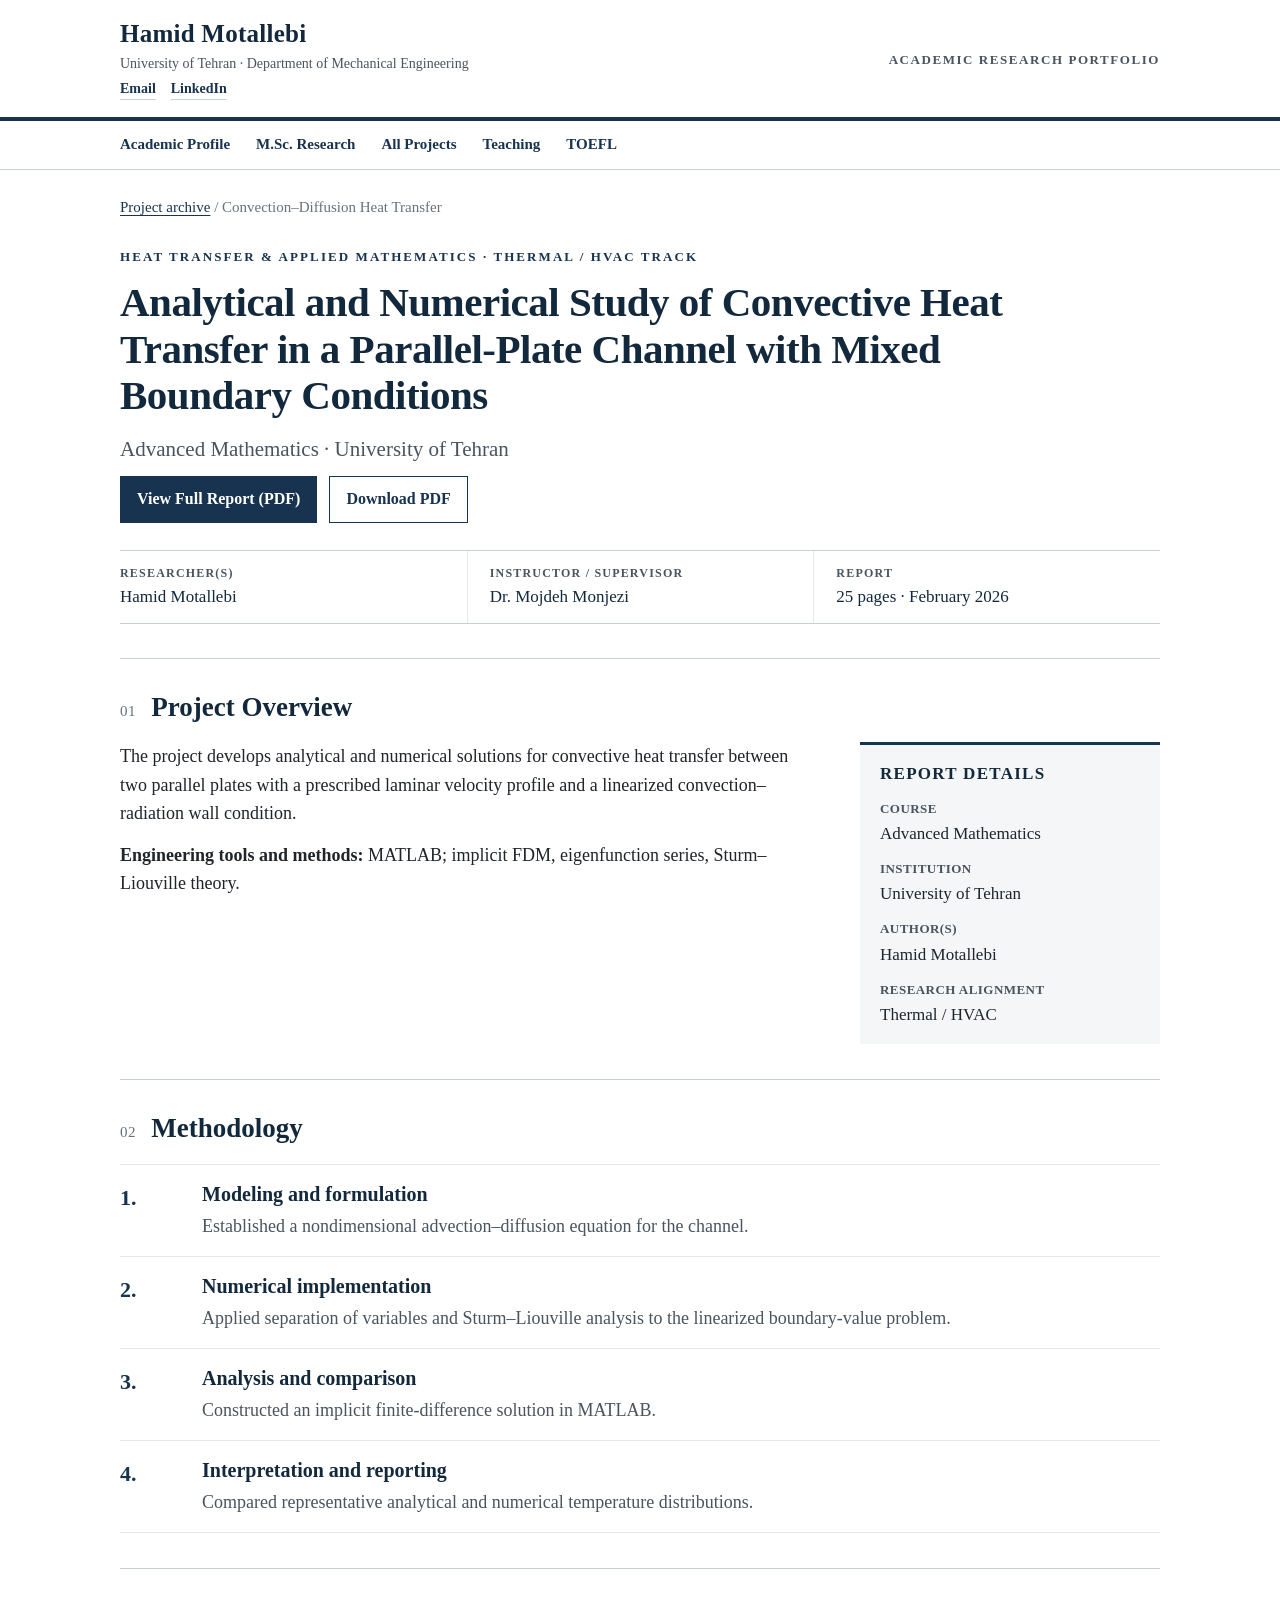
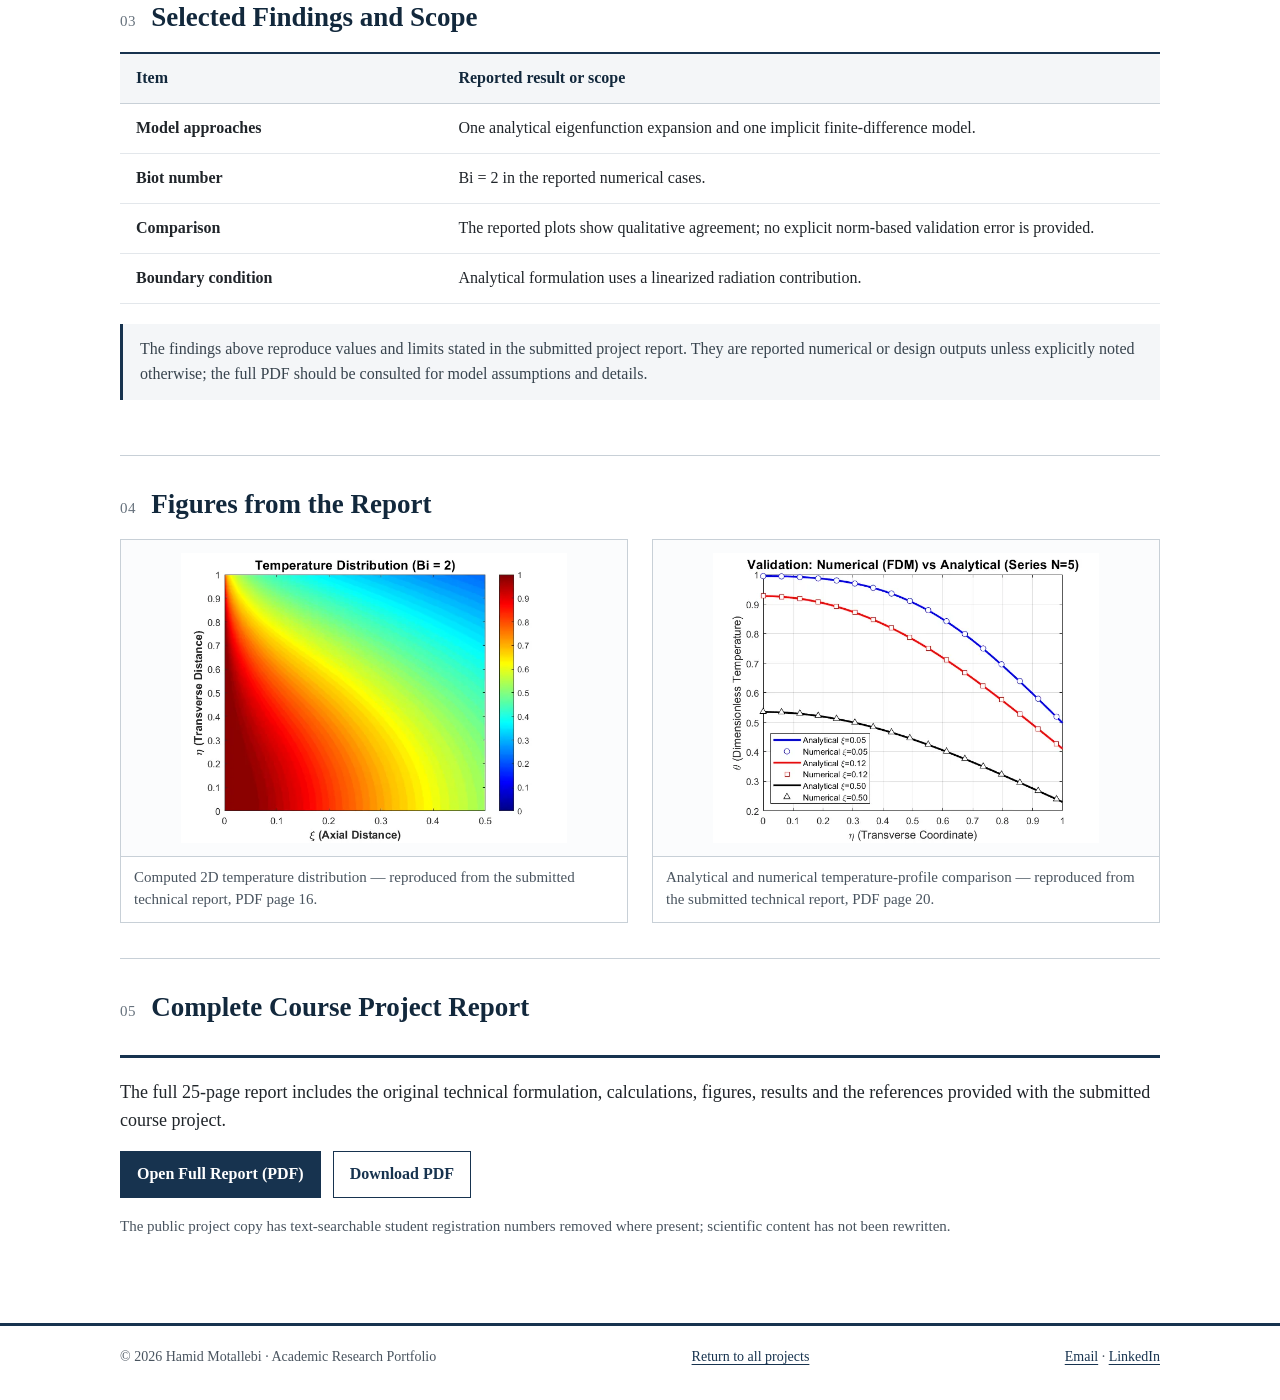
<file: convective-heat-transfer.html>
<!DOCTYPE html>
<html lang="en"><head><meta charset="utf-8"/><meta content="width=device-width, initial-scale=1" name="viewport"/><meta content="#17334f" name="theme-color"/><meta content="Technical report: Analytical and Numerical Study of Convective Heat Transfer in a Parallel-Plate Channel with Mixed Boundary Conditions by Hamid Motallebi, University of Tehran." name="description"/><title>Convection–Diffusion Heat Transfer | Hamid Motallebi</title><link href="style.css" rel="stylesheet"/></head>
<body><header class="site-header"><div class="container header-upper"><div><a class="header-name" href="index.html">Hamid Motallebi</a><span class="header-affiliation">University of Tehran · Department of Mechanical Engineering</span><div aria-label="Contact links" class="header-contact"><a href="mailto:hamidmotallebi2002@gmail.com">Email</a><a href="https://www.linkedin.com/in/hamid-motallebi-405380208/" rel="noopener noreferrer" target="_blank">LinkedIn</a></div></div><span class="header-context">Academic Research Portfolio</span></div><div class="header-rule"></div><nav class="container primary-nav"><a href="index.html">Academic Profile</a><a href="index.html#thesis">M.Sc. Research</a><a href="index.html#projects">All Projects</a><a href="index.html#teaching">Teaching</a><a href="index.html#language">TOEFL</a></nav></header>
<main><div class="container breadcrumb"><a href="index.html#projects">Project archive</a> / Convection–Diffusion Heat Transfer</div><div class="container document-top project-intro"><p class="overline">Heat Transfer &amp; Applied Mathematics · Thermal / HVAC Track</p><h1 class="project-title">Analytical and Numerical Study of Convective Heat Transfer in a Parallel-Plate Channel with Mixed Boundary Conditions</h1><p class="subtitle">Advanced Mathematics · University of Tehran</p><p><a class="link-plain filled" href="Advanced_Mathematics_Heat_Transfer_Report.pdf" rel="noopener" target="_blank">View Full Report (PDF)</a><a class="link-plain" download="" href="Advanced_Mathematics_Heat_Transfer_Report.pdf">Download PDF</a></p><div class="document-ident"><div><span class="metadata-label">Researcher(s)</span><span class="metadata-value">Hamid Motallebi</span></div><div><span class="metadata-label">Instructor / Supervisor</span><span class="metadata-value">Dr. Mojdeh Monjezi</span></div><div><span class="metadata-label">Report</span><span class="metadata-value">25 pages · February 2026</span></div></div></div>
<section class="container document-section"><div class="section-heading"><span class="section-index">01</span><h2>Project Overview</h2></div><div class="project-overview"><div class="prose"><p>The project develops analytical and numerical solutions for convective heat transfer between two parallel plates with a prescribed laminar velocity profile and a linearized convection–radiation wall condition.</p><p><strong>Engineering tools and methods:</strong> MATLAB; implicit FDM, eigenfunction series, Sturm–Liouville theory.</p></div><aside class="report-facts"><h2>Report details</h2><dl><dt>Course</dt><dd>Advanced Mathematics</dd><dt>Institution</dt><dd>University of Tehran</dd><dt>Author(s)</dt><dd>Hamid Motallebi</dd><dt>Research alignment</dt><dd>Thermal / HVAC</dd></dl></aside></div></section>
<section class="container document-section"><div class="section-heading"><span class="section-index">02</span><h2>Methodology</h2></div><div class="method-row"><div class="method-mark">1.</div><div><h3>Modeling and formulation</h3><p>Established a nondimensional advection–diffusion equation for the channel.</p></div></div><div class="method-row"><div class="method-mark">2.</div><div><h3>Numerical implementation</h3><p>Applied separation of variables and Sturm–Liouville analysis to the linearized boundary-value problem.</p></div></div><div class="method-row"><div class="method-mark">3.</div><div><h3>Analysis and comparison</h3><p>Constructed an implicit finite-difference solution in MATLAB.</p></div></div><div class="method-row"><div class="method-mark">4.</div><div><h3>Interpretation and reporting</h3><p>Compared representative analytical and numerical temperature distributions.</p></div></div></section>
<section class="container document-section"><div class="section-heading"><span class="section-index">03</span><h2>Selected Findings and Scope</h2></div><table class="result-table"><thead><tr><th>Item</th><th>Reported result or scope</th></tr></thead><tbody><tr><td><strong>Model approaches</strong></td><td>One analytical eigenfunction expansion and one implicit finite-difference model.</td></tr><tr><td><strong>Biot number</strong></td><td>Bi = 2 in the reported numerical cases.</td></tr><tr><td><strong>Comparison</strong></td><td>The reported plots show qualitative agreement; no explicit norm-based validation error is provided.</td></tr><tr><td><strong>Boundary condition</strong></td><td>Analytical formulation uses a linearized radiation contribution.</td></tr></tbody></table><p class="notes">The findings above reproduce values and limits stated in the submitted project report. They are reported numerical or design outputs unless explicitly noted otherwise; the full PDF should be consulted for model assumptions and details.</p></section>
<section class="container document-section"><div class="section-heading"><span class="section-index">04</span><h2>Figures from the Report</h2></div><div class="figure-grid"><figure class="figure"><div class="figure-media"><img alt="Computed 2D temperature distribution" loading="lazy" src="convective-heat-transfer-fig1.webp"/></div><figcaption>Computed 2D temperature distribution — reproduced from the submitted technical report, PDF page 16.</figcaption></figure><figure class="figure"><div class="figure-media"><img alt="Analytical and numerical temperature-profile comparison" loading="lazy" src="convective-heat-transfer-fig2.webp"/></div><figcaption>Analytical and numerical temperature-profile comparison — reproduced from the submitted technical report, PDF page 20.</figcaption></figure></div></section>
<section class="container document-section"><div class="section-heading"><span class="section-index">05</span><h2>Complete Course Project Report</h2></div><div class="report-cta"><p>The full 25-page report includes the original technical formulation, calculations, figures, results and the references provided with the submitted course project.</p><p><a class="link-plain filled" href="Advanced_Mathematics_Heat_Transfer_Report.pdf" rel="noopener" target="_blank">Open Full Report (PDF)</a><a class="link-plain" download="" href="Advanced_Mathematics_Heat_Transfer_Report.pdf">Download PDF</a></p><p class="small-muted">The public project copy has text-searchable student registration numbers removed where present; scientific content has not been rewritten.</p></div></section></main><footer class="site-footer"><div class="container footer-inner"><span>© 2026 Hamid Motallebi · Academic Research Portfolio</span><span><a href="index.html#projects">Return to all projects</a></span><span class="footer-contact"><a href="mailto:hamidmotallebi2002@gmail.com">Email</a> · <a href="https://www.linkedin.com/in/hamid-motallebi-405380208/" rel="noopener noreferrer" target="_blank">LinkedIn</a></span></div></footer></body></html>
</file>
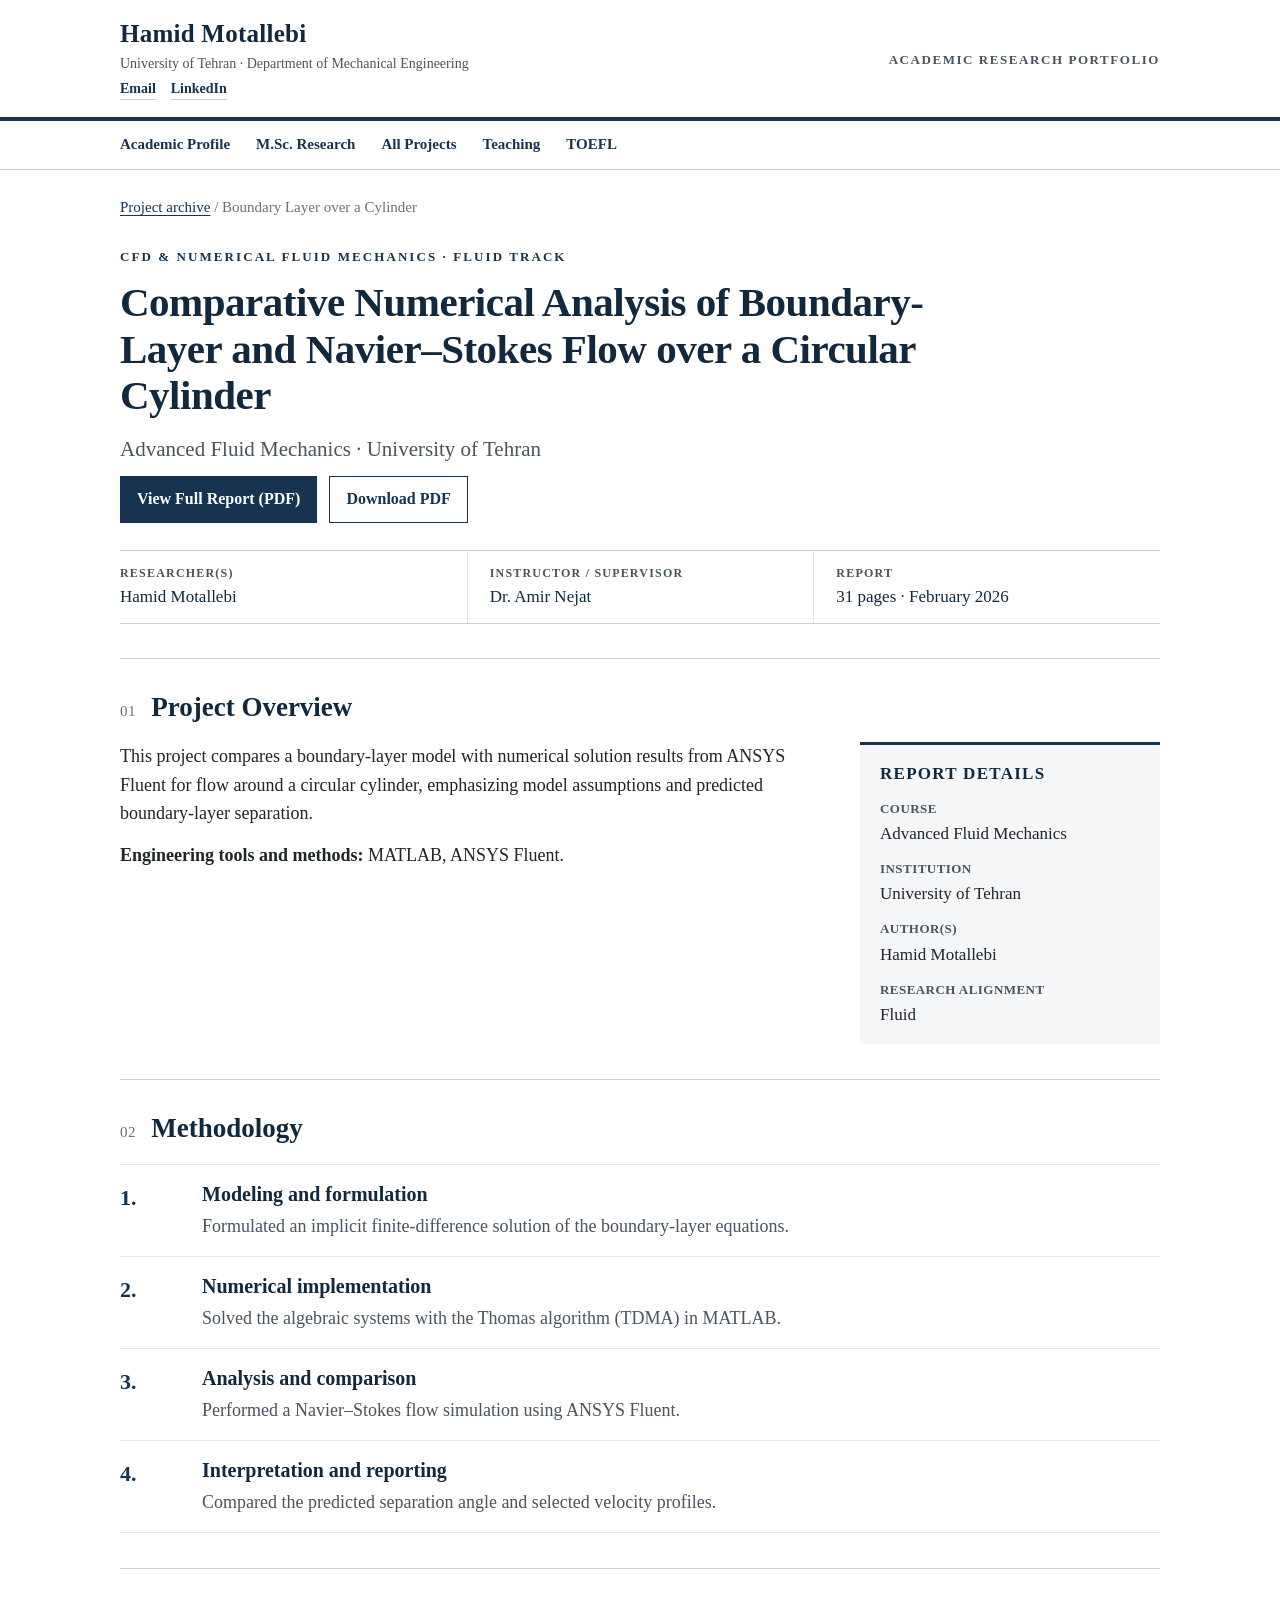
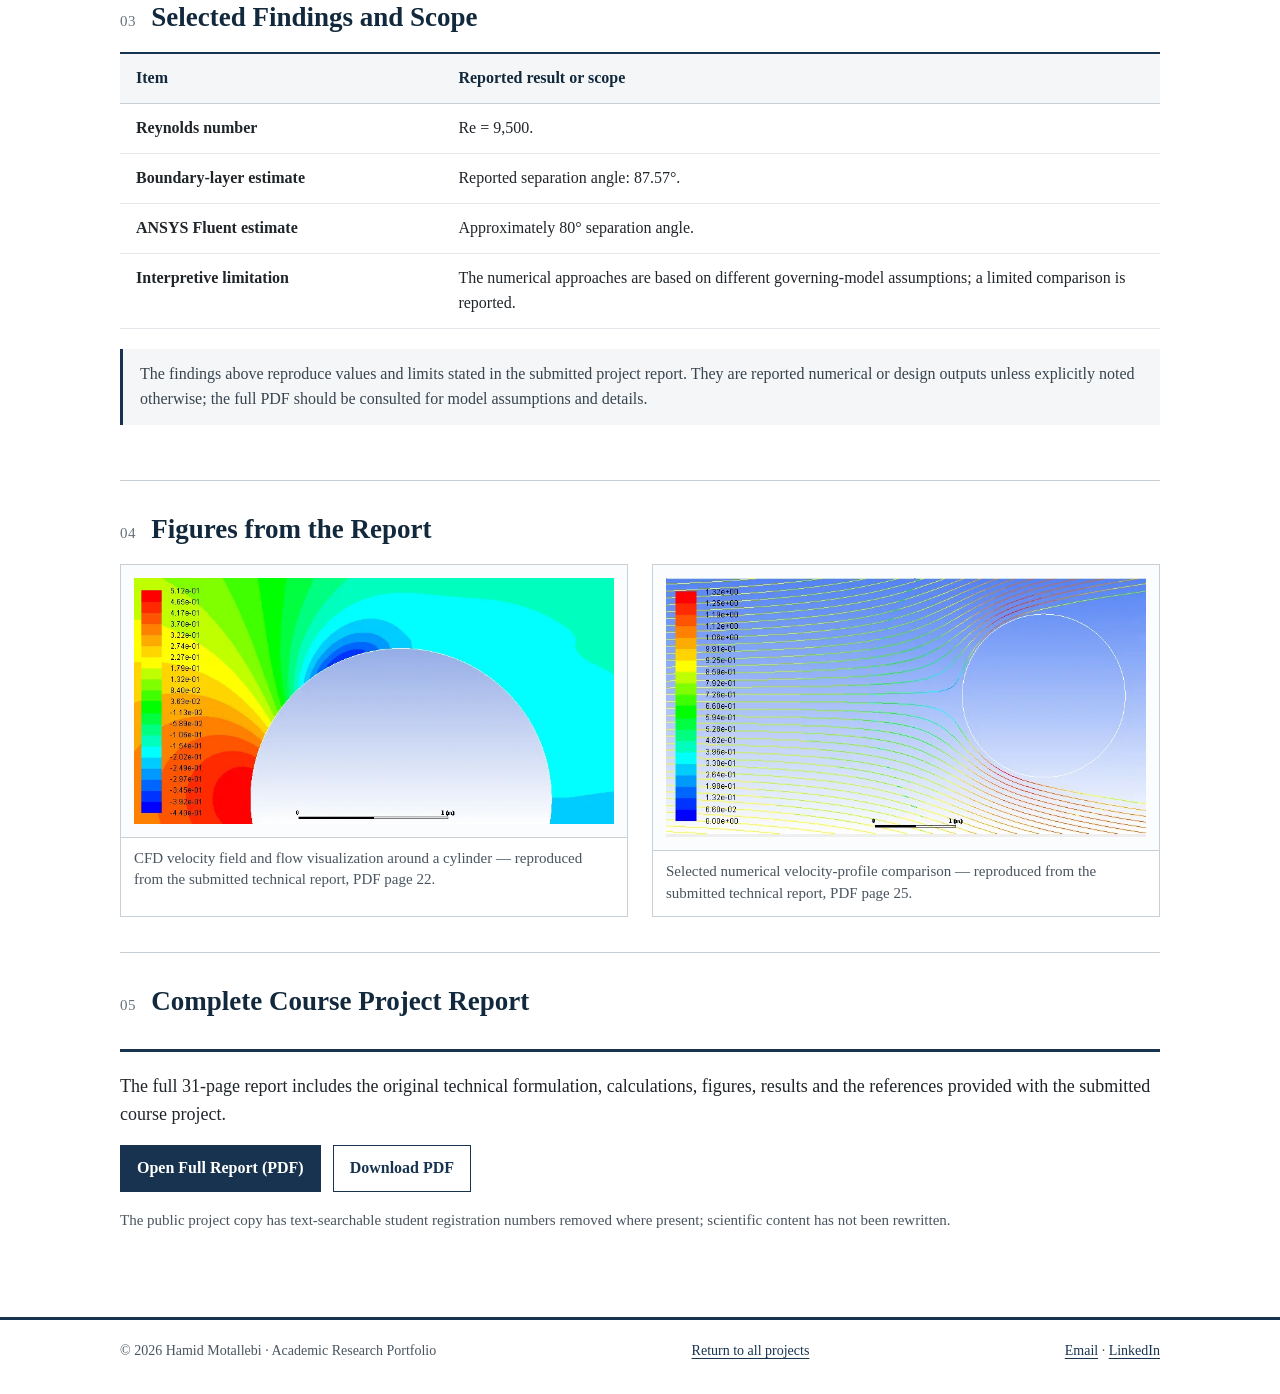
<file: cylinder-boundary-layer.html>
<!DOCTYPE html>
<html lang="en"><head><meta charset="utf-8"/><meta content="width=device-width, initial-scale=1" name="viewport"/><meta content="#17334f" name="theme-color"/><meta content="Technical report: Comparative Numerical Analysis of Boundary-Layer and Navier–Stokes Flow over a Circular Cylinder by Hamid Motallebi, University of Tehran." name="description"/><title>Boundary Layer over a Cylinder | Hamid Motallebi</title><link href="style.css" rel="stylesheet"/></head>
<body><header class="site-header"><div class="container header-upper"><div><a class="header-name" href="index.html">Hamid Motallebi</a><span class="header-affiliation">University of Tehran · Department of Mechanical Engineering</span><div aria-label="Contact links" class="header-contact"><a href="mailto:hamidmotallebi2002@gmail.com">Email</a><a href="https://www.linkedin.com/in/hamid-motallebi-405380208/" rel="noopener noreferrer" target="_blank">LinkedIn</a></div></div><span class="header-context">Academic Research Portfolio</span></div><div class="header-rule"></div><nav class="container primary-nav"><a href="index.html">Academic Profile</a><a href="index.html#thesis">M.Sc. Research</a><a href="index.html#projects">All Projects</a><a href="index.html#teaching">Teaching</a><a href="index.html#language">TOEFL</a></nav></header>
<main><div class="container breadcrumb"><a href="index.html#projects">Project archive</a> / Boundary Layer over a Cylinder</div><div class="container document-top project-intro"><p class="overline">CFD &amp; Numerical Fluid Mechanics · Fluid Track</p><h1 class="project-title">Comparative Numerical Analysis of Boundary-Layer and Navier–Stokes Flow over a Circular Cylinder</h1><p class="subtitle">Advanced Fluid Mechanics · University of Tehran</p><p><a class="link-plain filled" href="Cylinder_Boundary_Layer_CFD_Report.pdf" rel="noopener" target="_blank">View Full Report (PDF)</a><a class="link-plain" download="" href="Cylinder_Boundary_Layer_CFD_Report.pdf">Download PDF</a></p><div class="document-ident"><div><span class="metadata-label">Researcher(s)</span><span class="metadata-value">Hamid Motallebi</span></div><div><span class="metadata-label">Instructor / Supervisor</span><span class="metadata-value">Dr. Amir Nejat</span></div><div><span class="metadata-label">Report</span><span class="metadata-value">31 pages · February 2026</span></div></div></div>
<section class="container document-section"><div class="section-heading"><span class="section-index">01</span><h2>Project Overview</h2></div><div class="project-overview"><div class="prose"><p>This project compares a boundary-layer model with numerical solution results from ANSYS Fluent for flow around a circular cylinder, emphasizing model assumptions and predicted boundary-layer separation.</p><p><strong>Engineering tools and methods:</strong> MATLAB, ANSYS Fluent.</p></div><aside class="report-facts"><h2>Report details</h2><dl><dt>Course</dt><dd>Advanced Fluid Mechanics</dd><dt>Institution</dt><dd>University of Tehran</dd><dt>Author(s)</dt><dd>Hamid Motallebi</dd><dt>Research alignment</dt><dd>Fluid</dd></dl></aside></div></section>
<section class="container document-section"><div class="section-heading"><span class="section-index">02</span><h2>Methodology</h2></div><div class="method-row"><div class="method-mark">1.</div><div><h3>Modeling and formulation</h3><p>Formulated an implicit finite-difference solution of the boundary-layer equations.</p></div></div><div class="method-row"><div class="method-mark">2.</div><div><h3>Numerical implementation</h3><p>Solved the algebraic systems with the Thomas algorithm (TDMA) in MATLAB.</p></div></div><div class="method-row"><div class="method-mark">3.</div><div><h3>Analysis and comparison</h3><p>Performed a Navier–Stokes flow simulation using ANSYS Fluent.</p></div></div><div class="method-row"><div class="method-mark">4.</div><div><h3>Interpretation and reporting</h3><p>Compared the predicted separation angle and selected velocity profiles.</p></div></div></section>
<section class="container document-section"><div class="section-heading"><span class="section-index">03</span><h2>Selected Findings and Scope</h2></div><table class="result-table"><thead><tr><th>Item</th><th>Reported result or scope</th></tr></thead><tbody><tr><td><strong>Reynolds number</strong></td><td>Re = 9,500.</td></tr><tr><td><strong>Boundary-layer estimate</strong></td><td>Reported separation angle: 87.57°.</td></tr><tr><td><strong>ANSYS Fluent estimate</strong></td><td>Approximately 80° separation angle.</td></tr><tr><td><strong>Interpretive limitation</strong></td><td>The numerical approaches are based on different governing-model assumptions; a limited comparison is reported.</td></tr></tbody></table><p class="notes">The findings above reproduce values and limits stated in the submitted project report. They are reported numerical or design outputs unless explicitly noted otherwise; the full PDF should be consulted for model assumptions and details.</p></section>
<section class="container document-section"><div class="section-heading"><span class="section-index">04</span><h2>Figures from the Report</h2></div><div class="figure-grid"><figure class="figure"><div class="figure-media"><img alt="CFD velocity field and flow visualization around a cylinder" loading="lazy" src="cylinder-boundary-layer-fig1.webp"/></div><figcaption>CFD velocity field and flow visualization around a cylinder — reproduced from the submitted technical report, PDF page 22.</figcaption></figure><figure class="figure"><div class="figure-media"><img alt="Selected numerical velocity-profile comparison" loading="lazy" src="cylinder-boundary-layer-fig2.webp"/></div><figcaption>Selected numerical velocity-profile comparison — reproduced from the submitted technical report, PDF page 25.</figcaption></figure></div></section>
<section class="container document-section"><div class="section-heading"><span class="section-index">05</span><h2>Complete Course Project Report</h2></div><div class="report-cta"><p>The full 31-page report includes the original technical formulation, calculations, figures, results and the references provided with the submitted course project.</p><p><a class="link-plain filled" href="Cylinder_Boundary_Layer_CFD_Report.pdf" rel="noopener" target="_blank">Open Full Report (PDF)</a><a class="link-plain" download="" href="Cylinder_Boundary_Layer_CFD_Report.pdf">Download PDF</a></p><p class="small-muted">The public project copy has text-searchable student registration numbers removed where present; scientific content has not been rewritten.</p></div></section></main><footer class="site-footer"><div class="container footer-inner"><span>© 2026 Hamid Motallebi · Academic Research Portfolio</span><span><a href="index.html#projects">Return to all projects</a></span><span class="footer-contact"><a href="mailto:hamidmotallebi2002@gmail.com">Email</a> · <a href="https://www.linkedin.com/in/hamid-motallebi-405380208/" rel="noopener noreferrer" target="_blank">LinkedIn</a></span></div></footer></body></html>
</file>
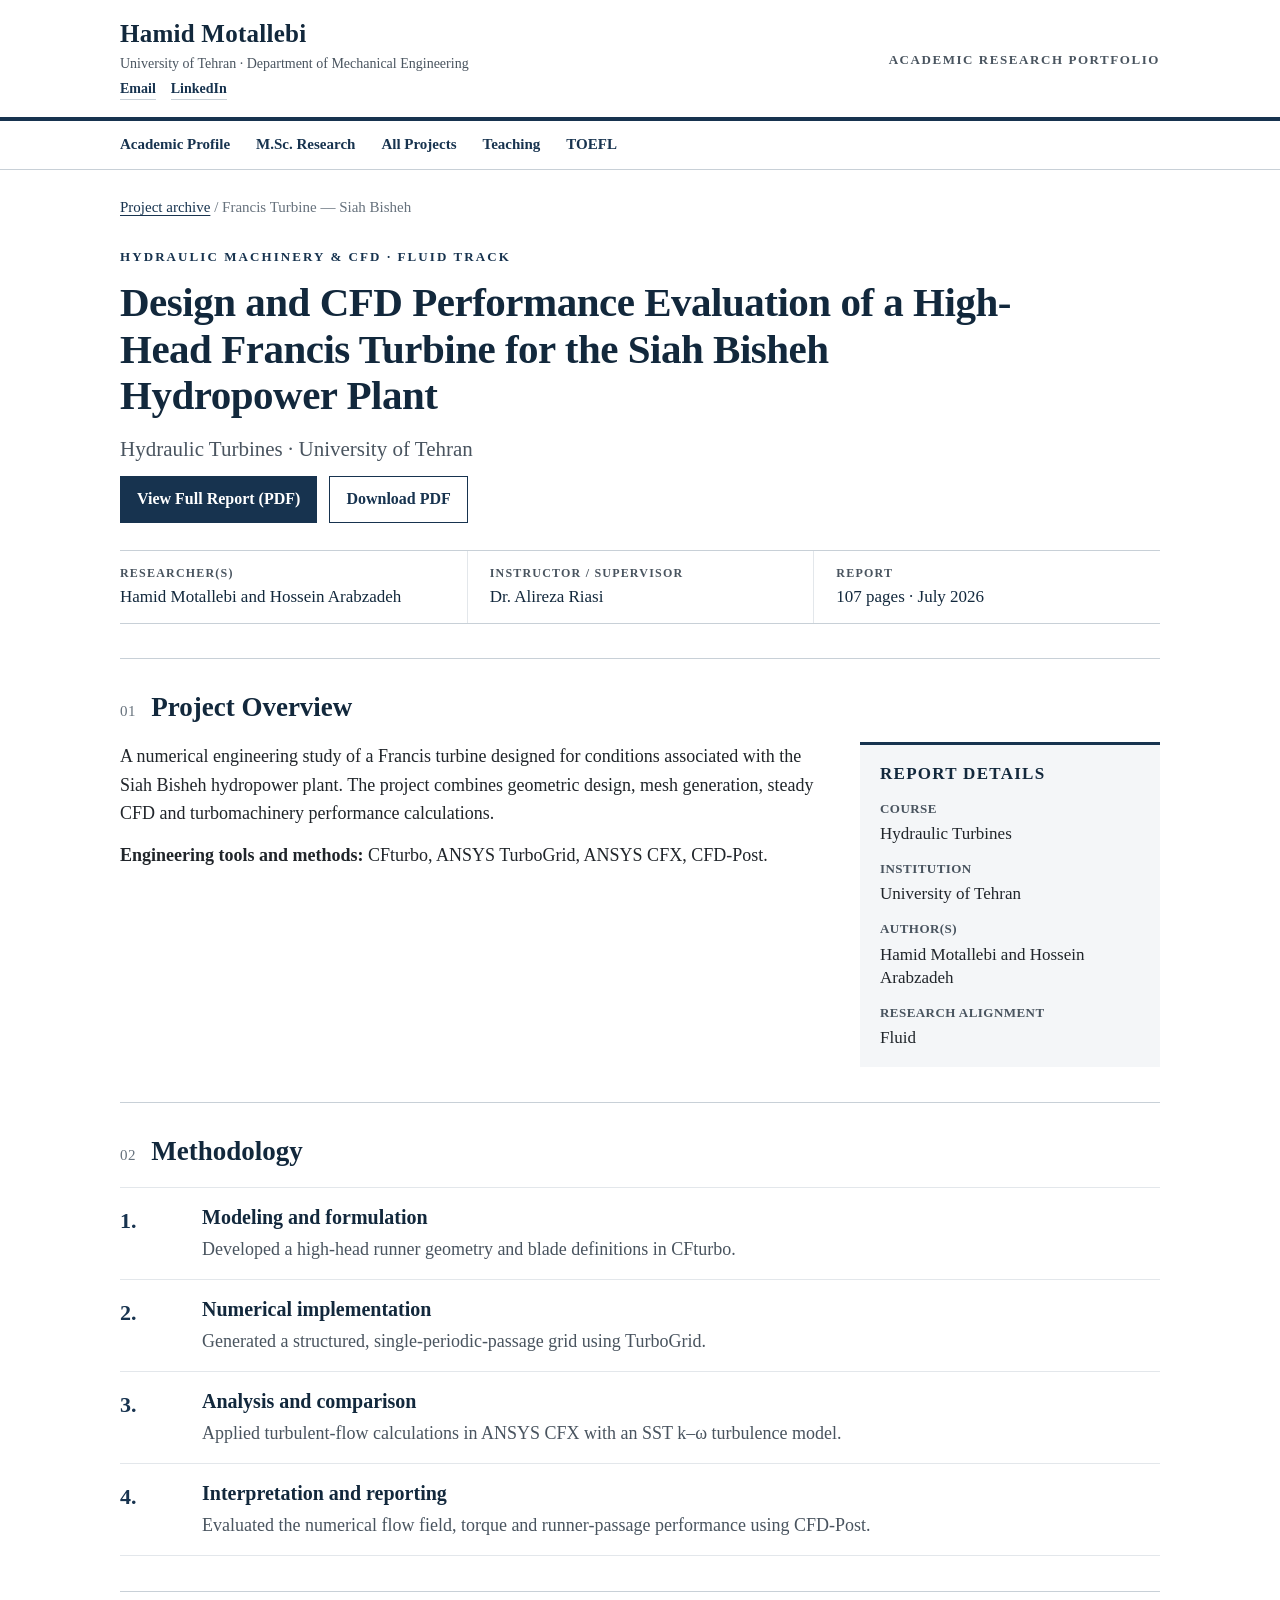
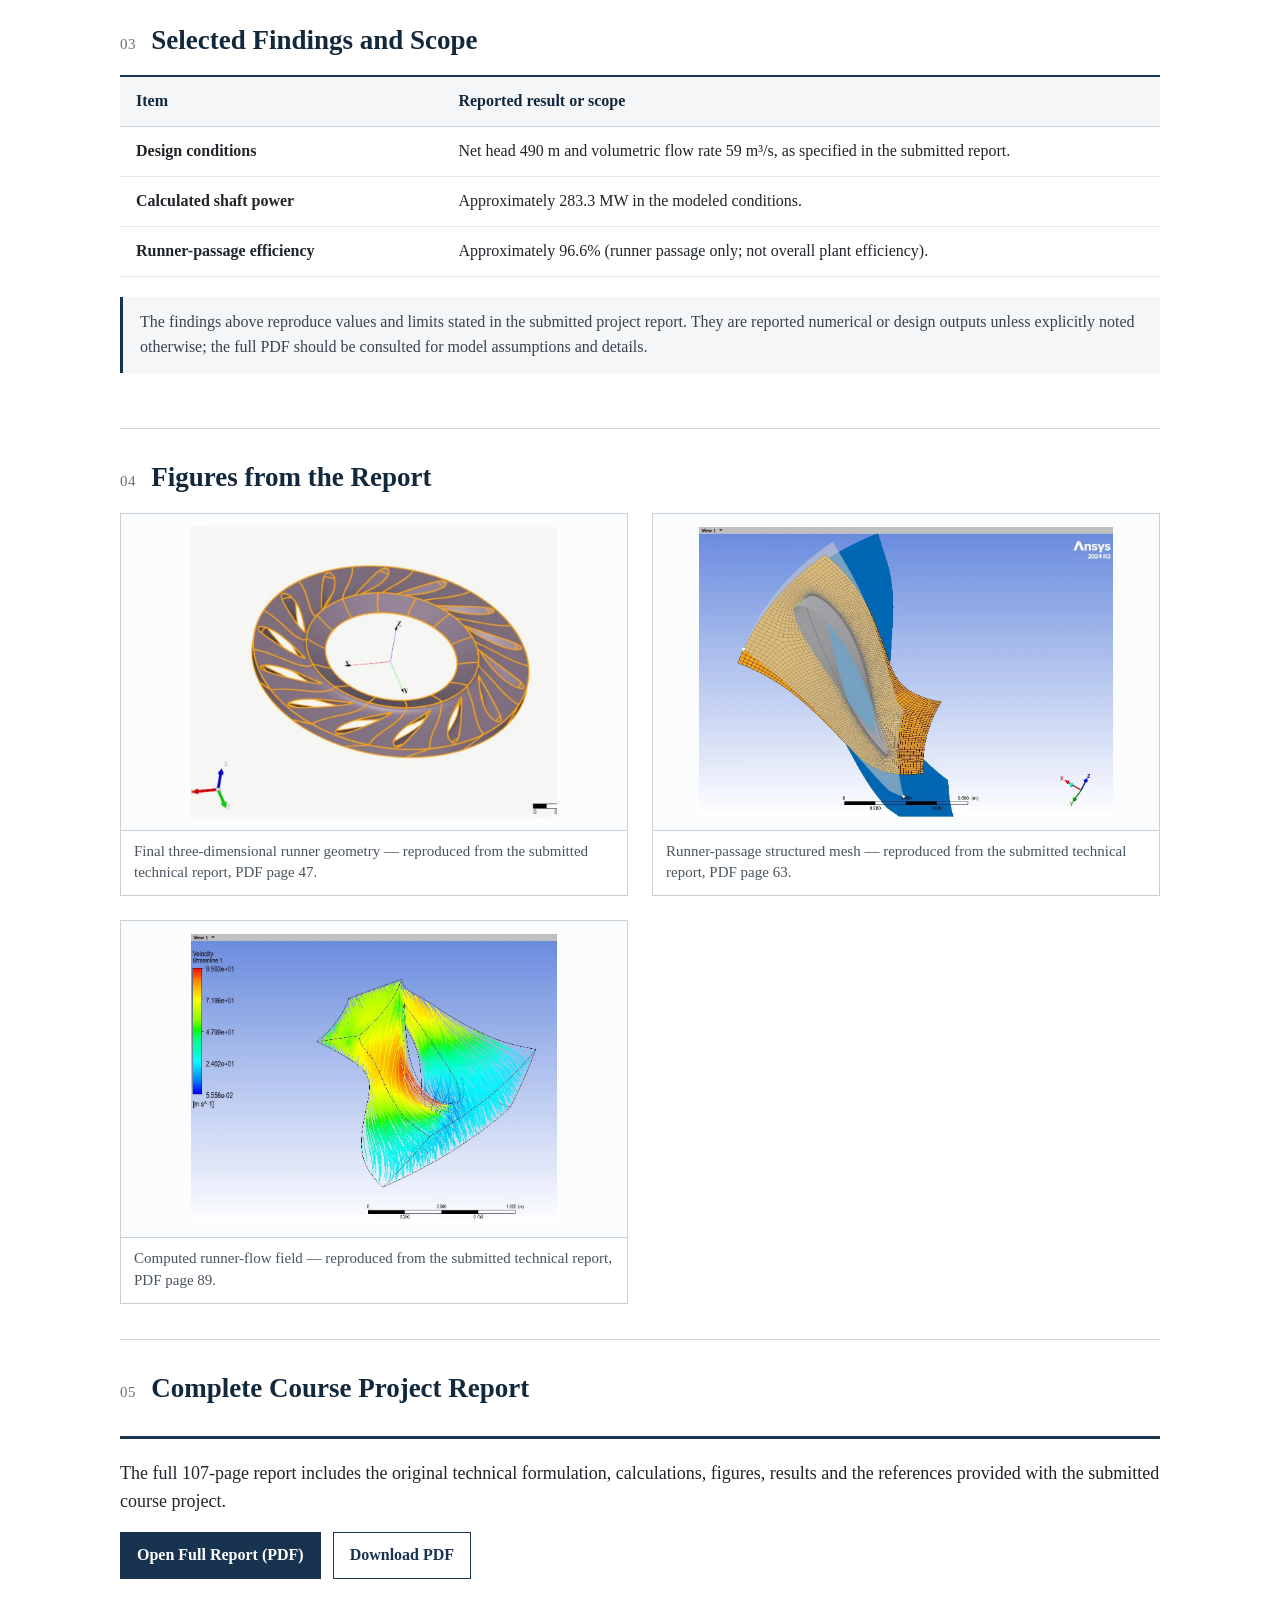
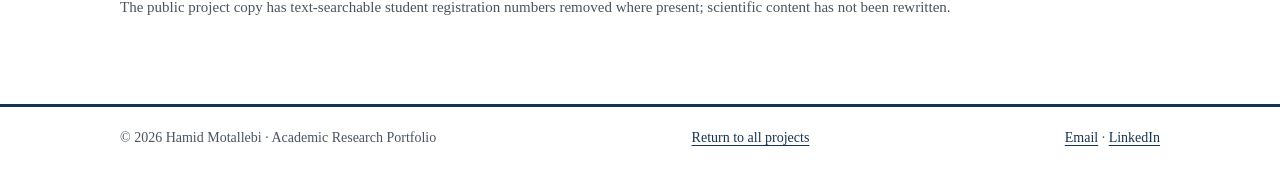
<file: francis-turbine.html>
<!DOCTYPE html>
<html lang="en"><head><meta charset="utf-8"/><meta content="width=device-width, initial-scale=1" name="viewport"/><meta content="#17334f" name="theme-color"/><meta content="Technical report: Design and CFD Performance Evaluation of a High-Head Francis Turbine for the Siah Bisheh Hydropower Plant by Hamid Motallebi, University of Tehran." name="description"/><title>Francis Turbine — Siah Bisheh | Hamid Motallebi</title><link href="style.css" rel="stylesheet"/></head>
<body><header class="site-header"><div class="container header-upper"><div><a class="header-name" href="index.html">Hamid Motallebi</a><span class="header-affiliation">University of Tehran · Department of Mechanical Engineering</span><div aria-label="Contact links" class="header-contact"><a href="mailto:hamidmotallebi2002@gmail.com">Email</a><a href="https://www.linkedin.com/in/hamid-motallebi-405380208/" rel="noopener noreferrer" target="_blank">LinkedIn</a></div></div><span class="header-context">Academic Research Portfolio</span></div><div class="header-rule"></div><nav class="container primary-nav"><a href="index.html">Academic Profile</a><a href="index.html#thesis">M.Sc. Research</a><a href="index.html#projects">All Projects</a><a href="index.html#teaching">Teaching</a><a href="index.html#language">TOEFL</a></nav></header>
<main><div class="container breadcrumb"><a href="index.html#projects">Project archive</a> / Francis Turbine — Siah Bisheh</div><div class="container document-top project-intro"><p class="overline">Hydraulic Machinery &amp; CFD · Fluid Track</p><h1 class="project-title">Design and CFD Performance Evaluation of a High-Head Francis Turbine for the Siah Bisheh Hydropower Plant</h1><p class="subtitle">Hydraulic Turbines · University of Tehran</p><p><a class="link-plain filled" href="Francis_Turbine_Siah_Bisheh_Report.pdf" rel="noopener" target="_blank">View Full Report (PDF)</a><a class="link-plain" download="" href="Francis_Turbine_Siah_Bisheh_Report.pdf">Download PDF</a></p><div class="document-ident"><div><span class="metadata-label">Researcher(s)</span><span class="metadata-value">Hamid Motallebi and Hossein Arabzadeh</span></div><div><span class="metadata-label">Instructor / Supervisor</span><span class="metadata-value">Dr. Alireza Riasi</span></div><div><span class="metadata-label">Report</span><span class="metadata-value">107 pages · July 2026</span></div></div></div>
<section class="container document-section"><div class="section-heading"><span class="section-index">01</span><h2>Project Overview</h2></div><div class="project-overview"><div class="prose"><p>A numerical engineering study of a Francis turbine designed for conditions associated with the Siah Bisheh hydropower plant. The project combines geometric design, mesh generation, steady CFD and turbomachinery performance calculations.</p><p><strong>Engineering tools and methods:</strong> CFturbo, ANSYS TurboGrid, ANSYS CFX, CFD-Post.</p></div><aside class="report-facts"><h2>Report details</h2><dl><dt>Course</dt><dd>Hydraulic Turbines</dd><dt>Institution</dt><dd>University of Tehran</dd><dt>Author(s)</dt><dd>Hamid Motallebi and Hossein Arabzadeh</dd><dt>Research alignment</dt><dd>Fluid</dd></dl></aside></div></section>
<section class="container document-section"><div class="section-heading"><span class="section-index">02</span><h2>Methodology</h2></div><div class="method-row"><div class="method-mark">1.</div><div><h3>Modeling and formulation</h3><p>Developed a high-head runner geometry and blade definitions in CFturbo.</p></div></div><div class="method-row"><div class="method-mark">2.</div><div><h3>Numerical implementation</h3><p>Generated a structured, single-periodic-passage grid using TurboGrid.</p></div></div><div class="method-row"><div class="method-mark">3.</div><div><h3>Analysis and comparison</h3><p>Applied turbulent-flow calculations in ANSYS CFX with an SST k–ω turbulence model.</p></div></div><div class="method-row"><div class="method-mark">4.</div><div><h3>Interpretation and reporting</h3><p>Evaluated the numerical flow field, torque and runner-passage performance using CFD-Post.</p></div></div></section>
<section class="container document-section"><div class="section-heading"><span class="section-index">03</span><h2>Selected Findings and Scope</h2></div><table class="result-table"><thead><tr><th>Item</th><th>Reported result or scope</th></tr></thead><tbody><tr><td><strong>Design conditions</strong></td><td>Net head 490 m and volumetric flow rate 59 m³/s, as specified in the submitted report.</td></tr><tr><td><strong>Calculated shaft power</strong></td><td>Approximately 283.3 MW in the modeled conditions.</td></tr><tr><td><strong>Runner-passage efficiency</strong></td><td>Approximately 96.6% (runner passage only; not overall plant efficiency).</td></tr></tbody></table><p class="notes">The findings above reproduce values and limits stated in the submitted project report. They are reported numerical or design outputs unless explicitly noted otherwise; the full PDF should be consulted for model assumptions and details.</p></section>
<section class="container document-section"><div class="section-heading"><span class="section-index">04</span><h2>Figures from the Report</h2></div><div class="figure-grid"><figure class="figure"><div class="figure-media"><img alt="Final three-dimensional runner geometry" loading="lazy" src="francis-turbine-fig1.webp"/></div><figcaption>Final three-dimensional runner geometry — reproduced from the submitted technical report, PDF page 47.</figcaption></figure><figure class="figure"><div class="figure-media"><img alt="Runner-passage structured mesh" loading="lazy" src="francis-turbine-fig2.webp"/></div><figcaption>Runner-passage structured mesh — reproduced from the submitted technical report, PDF page 63.</figcaption></figure><figure class="figure"><div class="figure-media"><img alt="Computed runner-flow field" loading="lazy" src="francis-turbine-fig3.webp"/></div><figcaption>Computed runner-flow field — reproduced from the submitted technical report, PDF page 89.</figcaption></figure></div></section>
<section class="container document-section"><div class="section-heading"><span class="section-index">05</span><h2>Complete Course Project Report</h2></div><div class="report-cta"><p>The full 107-page report includes the original technical formulation, calculations, figures, results and the references provided with the submitted course project.</p><p><a class="link-plain filled" href="Francis_Turbine_Siah_Bisheh_Report.pdf" rel="noopener" target="_blank">Open Full Report (PDF)</a><a class="link-plain" download="" href="Francis_Turbine_Siah_Bisheh_Report.pdf">Download PDF</a></p><p class="small-muted">The public project copy has text-searchable student registration numbers removed where present; scientific content has not been rewritten.</p></div></section></main><footer class="site-footer"><div class="container footer-inner"><span>© 2026 Hamid Motallebi · Academic Research Portfolio</span><span><a href="index.html#projects">Return to all projects</a></span><span class="footer-contact"><a href="mailto:hamidmotallebi2002@gmail.com">Email</a> · <a href="https://www.linkedin.com/in/hamid-motallebi-405380208/" rel="noopener noreferrer" target="_blank">LinkedIn</a></span></div></footer></body></html>
</file>
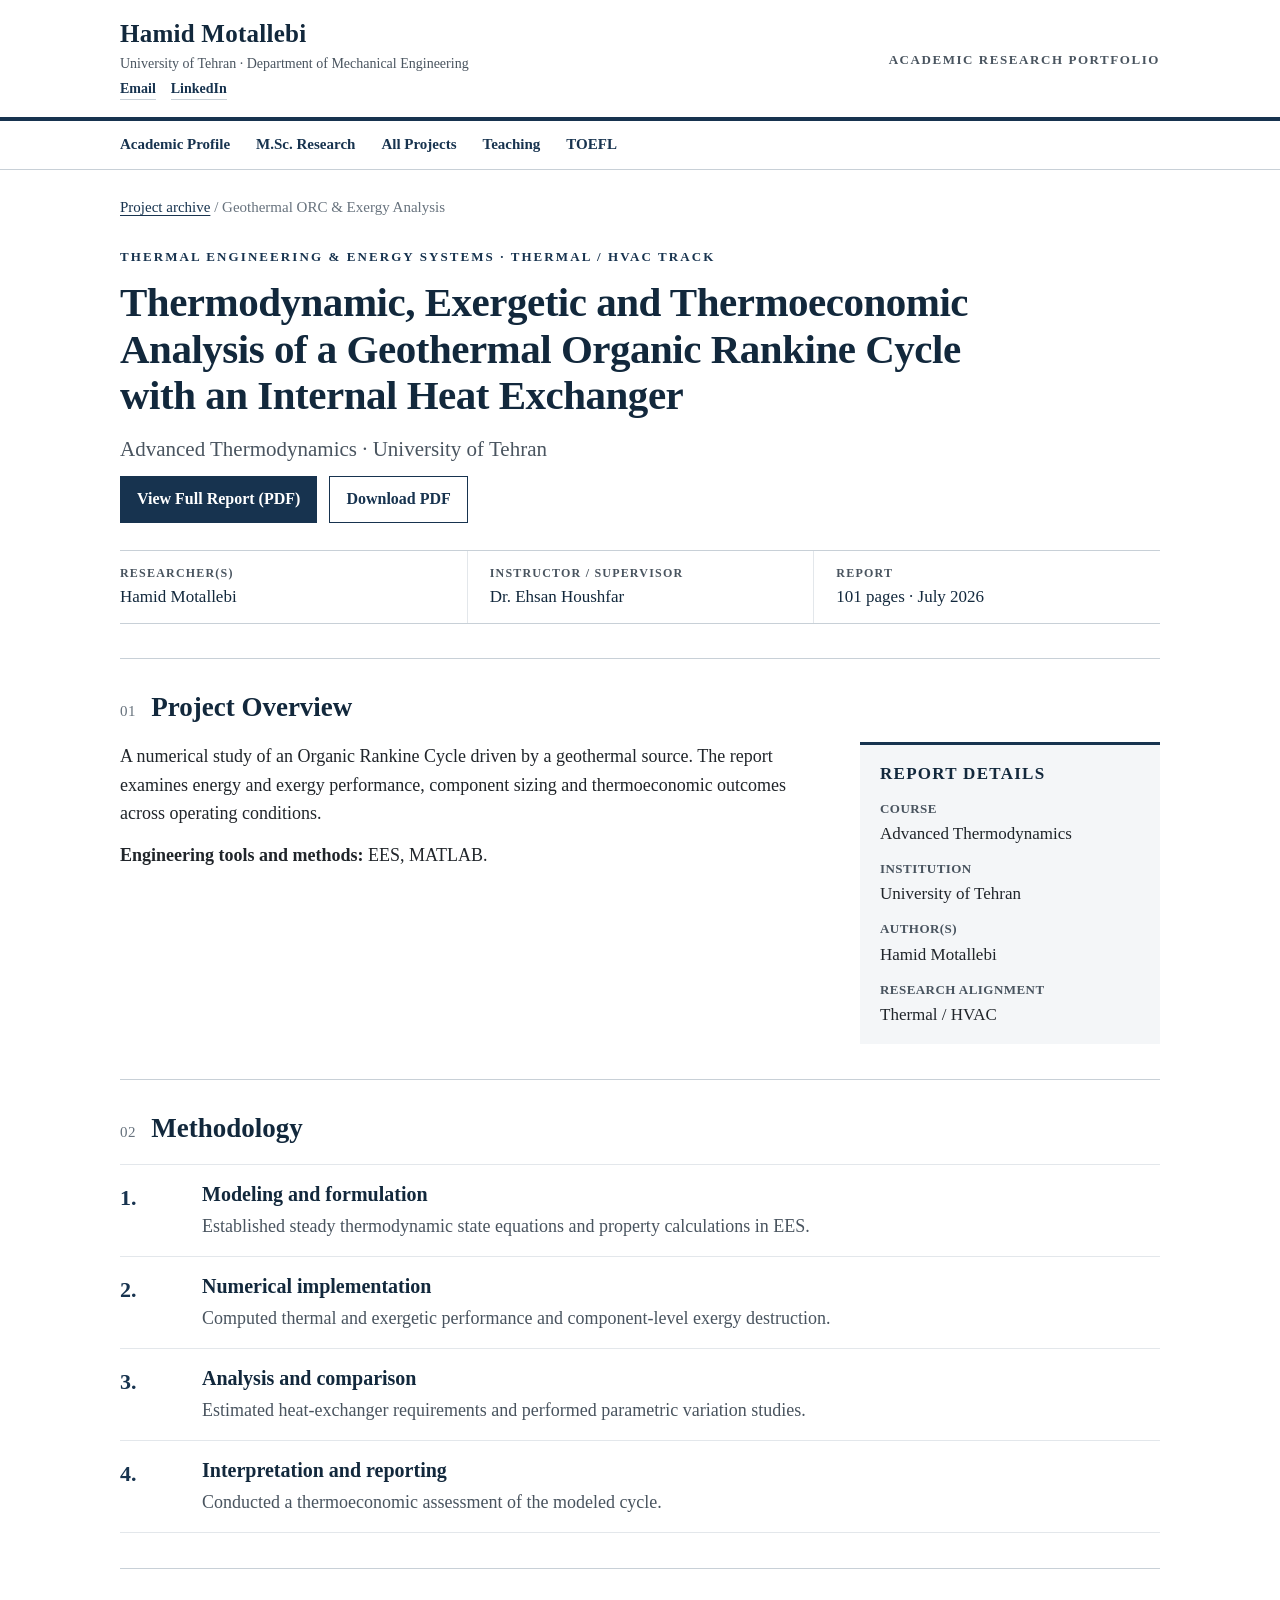
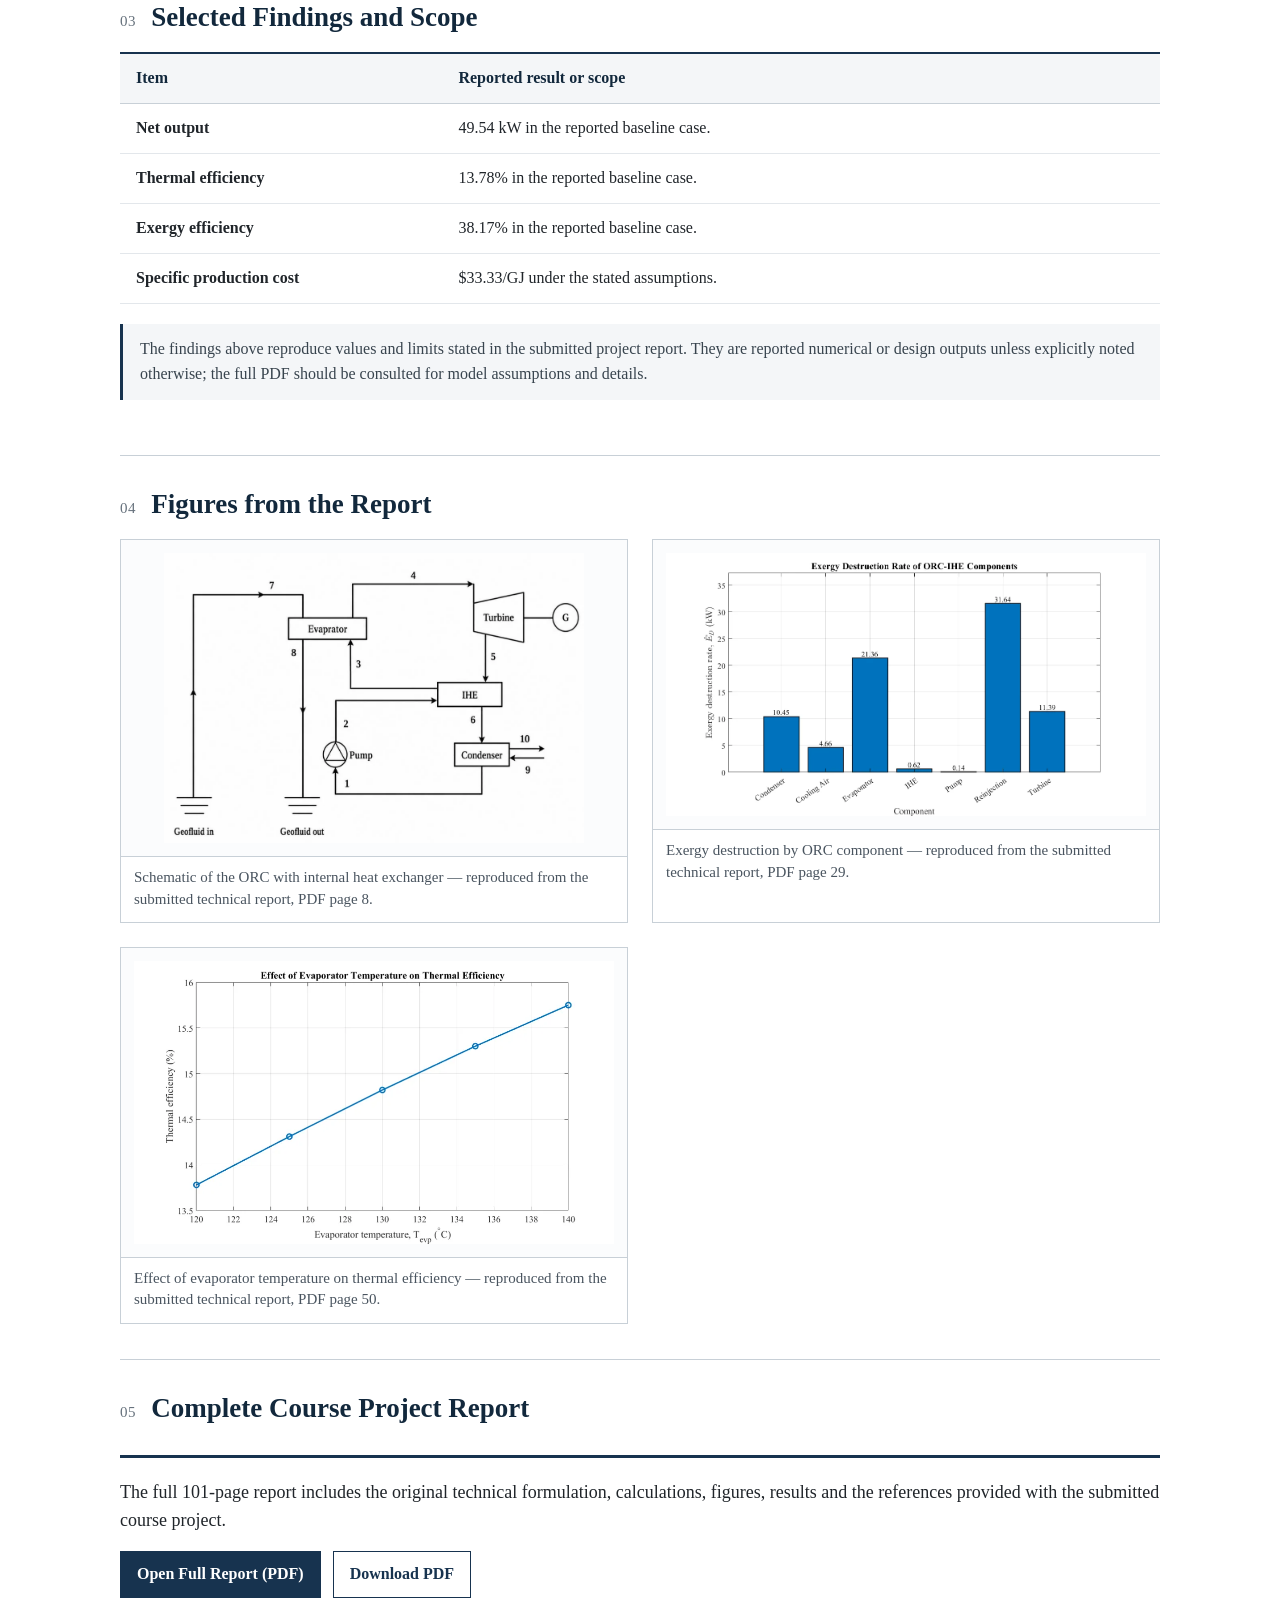
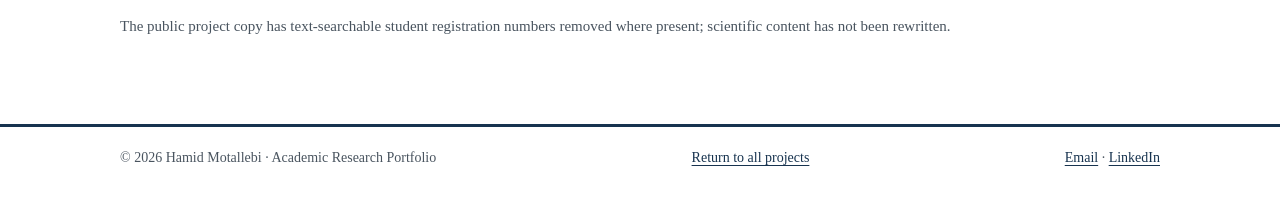
<file: geothermal-orc.html>
<!DOCTYPE html>
<html lang="en"><head><meta charset="utf-8"/><meta content="width=device-width, initial-scale=1" name="viewport"/><meta content="#17334f" name="theme-color"/><meta content="Technical report: Thermodynamic, Exergetic and Thermoeconomic Analysis of a Geothermal Organic Rankine Cycle with an Internal Heat Exchanger by Hamid Motallebi, University of Tehran." name="description"/><title>Geothermal ORC &amp; Exergy Analysis | Hamid Motallebi</title><link href="style.css" rel="stylesheet"/></head>
<body><header class="site-header"><div class="container header-upper"><div><a class="header-name" href="index.html">Hamid Motallebi</a><span class="header-affiliation">University of Tehran · Department of Mechanical Engineering</span><div aria-label="Contact links" class="header-contact"><a href="mailto:hamidmotallebi2002@gmail.com">Email</a><a href="https://www.linkedin.com/in/hamid-motallebi-405380208/" rel="noopener noreferrer" target="_blank">LinkedIn</a></div></div><span class="header-context">Academic Research Portfolio</span></div><div class="header-rule"></div><nav class="container primary-nav"><a href="index.html">Academic Profile</a><a href="index.html#thesis">M.Sc. Research</a><a href="index.html#projects">All Projects</a><a href="index.html#teaching">Teaching</a><a href="index.html#language">TOEFL</a></nav></header>
<main><div class="container breadcrumb"><a href="index.html#projects">Project archive</a> / Geothermal ORC &amp; Exergy Analysis</div><div class="container document-top project-intro"><p class="overline">Thermal Engineering &amp; Energy Systems · Thermal / HVAC Track</p><h1 class="project-title">Thermodynamic, Exergetic and Thermoeconomic Analysis of a Geothermal Organic Rankine Cycle with an Internal Heat Exchanger</h1><p class="subtitle">Advanced Thermodynamics · University of Tehran</p><p><a class="link-plain filled" href="Geothermal_ORC_Thermoeconomic_Report.pdf" rel="noopener" target="_blank">View Full Report (PDF)</a><a class="link-plain" download="" href="Geothermal_ORC_Thermoeconomic_Report.pdf">Download PDF</a></p><div class="document-ident"><div><span class="metadata-label">Researcher(s)</span><span class="metadata-value">Hamid Motallebi</span></div><div><span class="metadata-label">Instructor / Supervisor</span><span class="metadata-value">Dr. Ehsan Houshfar</span></div><div><span class="metadata-label">Report</span><span class="metadata-value">101 pages · July 2026</span></div></div></div>
<section class="container document-section"><div class="section-heading"><span class="section-index">01</span><h2>Project Overview</h2></div><div class="project-overview"><div class="prose"><p>A numerical study of an Organic Rankine Cycle driven by a geothermal source. The report examines energy and exergy performance, component sizing and thermoeconomic outcomes across operating conditions.</p><p><strong>Engineering tools and methods:</strong> EES, MATLAB.</p></div><aside class="report-facts"><h2>Report details</h2><dl><dt>Course</dt><dd>Advanced Thermodynamics</dd><dt>Institution</dt><dd>University of Tehran</dd><dt>Author(s)</dt><dd>Hamid Motallebi</dd><dt>Research alignment</dt><dd>Thermal / HVAC</dd></dl></aside></div></section>
<section class="container document-section"><div class="section-heading"><span class="section-index">02</span><h2>Methodology</h2></div><div class="method-row"><div class="method-mark">1.</div><div><h3>Modeling and formulation</h3><p>Established steady thermodynamic state equations and property calculations in EES.</p></div></div><div class="method-row"><div class="method-mark">2.</div><div><h3>Numerical implementation</h3><p>Computed thermal and exergetic performance and component-level exergy destruction.</p></div></div><div class="method-row"><div class="method-mark">3.</div><div><h3>Analysis and comparison</h3><p>Estimated heat-exchanger requirements and performed parametric variation studies.</p></div></div><div class="method-row"><div class="method-mark">4.</div><div><h3>Interpretation and reporting</h3><p>Conducted a thermoeconomic assessment of the modeled cycle.</p></div></div></section>
<section class="container document-section"><div class="section-heading"><span class="section-index">03</span><h2>Selected Findings and Scope</h2></div><table class="result-table"><thead><tr><th>Item</th><th>Reported result or scope</th></tr></thead><tbody><tr><td><strong>Net output</strong></td><td>49.54 kW in the reported baseline case.</td></tr><tr><td><strong>Thermal efficiency</strong></td><td>13.78% in the reported baseline case.</td></tr><tr><td><strong>Exergy efficiency</strong></td><td>38.17% in the reported baseline case.</td></tr><tr><td><strong>Specific production cost</strong></td><td>$33.33/GJ under the stated assumptions.</td></tr></tbody></table><p class="notes">The findings above reproduce values and limits stated in the submitted project report. They are reported numerical or design outputs unless explicitly noted otherwise; the full PDF should be consulted for model assumptions and details.</p></section>
<section class="container document-section"><div class="section-heading"><span class="section-index">04</span><h2>Figures from the Report</h2></div><div class="figure-grid"><figure class="figure"><div class="figure-media"><img alt="Schematic of the ORC with internal heat exchanger" loading="lazy" src="geothermal-orc-fig1.webp"/></div><figcaption>Schematic of the ORC with internal heat exchanger — reproduced from the submitted technical report, PDF page 8.</figcaption></figure><figure class="figure"><div class="figure-media"><img alt="Exergy destruction by ORC component" loading="lazy" src="geothermal-orc-fig2.webp"/></div><figcaption>Exergy destruction by ORC component — reproduced from the submitted technical report, PDF page 29.</figcaption></figure><figure class="figure"><div class="figure-media"><img alt="Effect of evaporator temperature on thermal efficiency" loading="lazy" src="geothermal-orc-fig3.webp"/></div><figcaption>Effect of evaporator temperature on thermal efficiency — reproduced from the submitted technical report, PDF page 50.</figcaption></figure></div></section>
<section class="container document-section"><div class="section-heading"><span class="section-index">05</span><h2>Complete Course Project Report</h2></div><div class="report-cta"><p>The full 101-page report includes the original technical formulation, calculations, figures, results and the references provided with the submitted course project.</p><p><a class="link-plain filled" href="Geothermal_ORC_Thermoeconomic_Report.pdf" rel="noopener" target="_blank">Open Full Report (PDF)</a><a class="link-plain" download="" href="Geothermal_ORC_Thermoeconomic_Report.pdf">Download PDF</a></p><p class="small-muted">The public project copy has text-searchable student registration numbers removed where present; scientific content has not been rewritten.</p></div></section></main><footer class="site-footer"><div class="container footer-inner"><span>© 2026 Hamid Motallebi · Academic Research Portfolio</span><span><a href="index.html#projects">Return to all projects</a></span><span class="footer-contact"><a href="mailto:hamidmotallebi2002@gmail.com">Email</a> · <a href="https://www.linkedin.com/in/hamid-motallebi-405380208/" rel="noopener noreferrer" target="_blank">LinkedIn</a></span></div></footer></body></html>
</file>
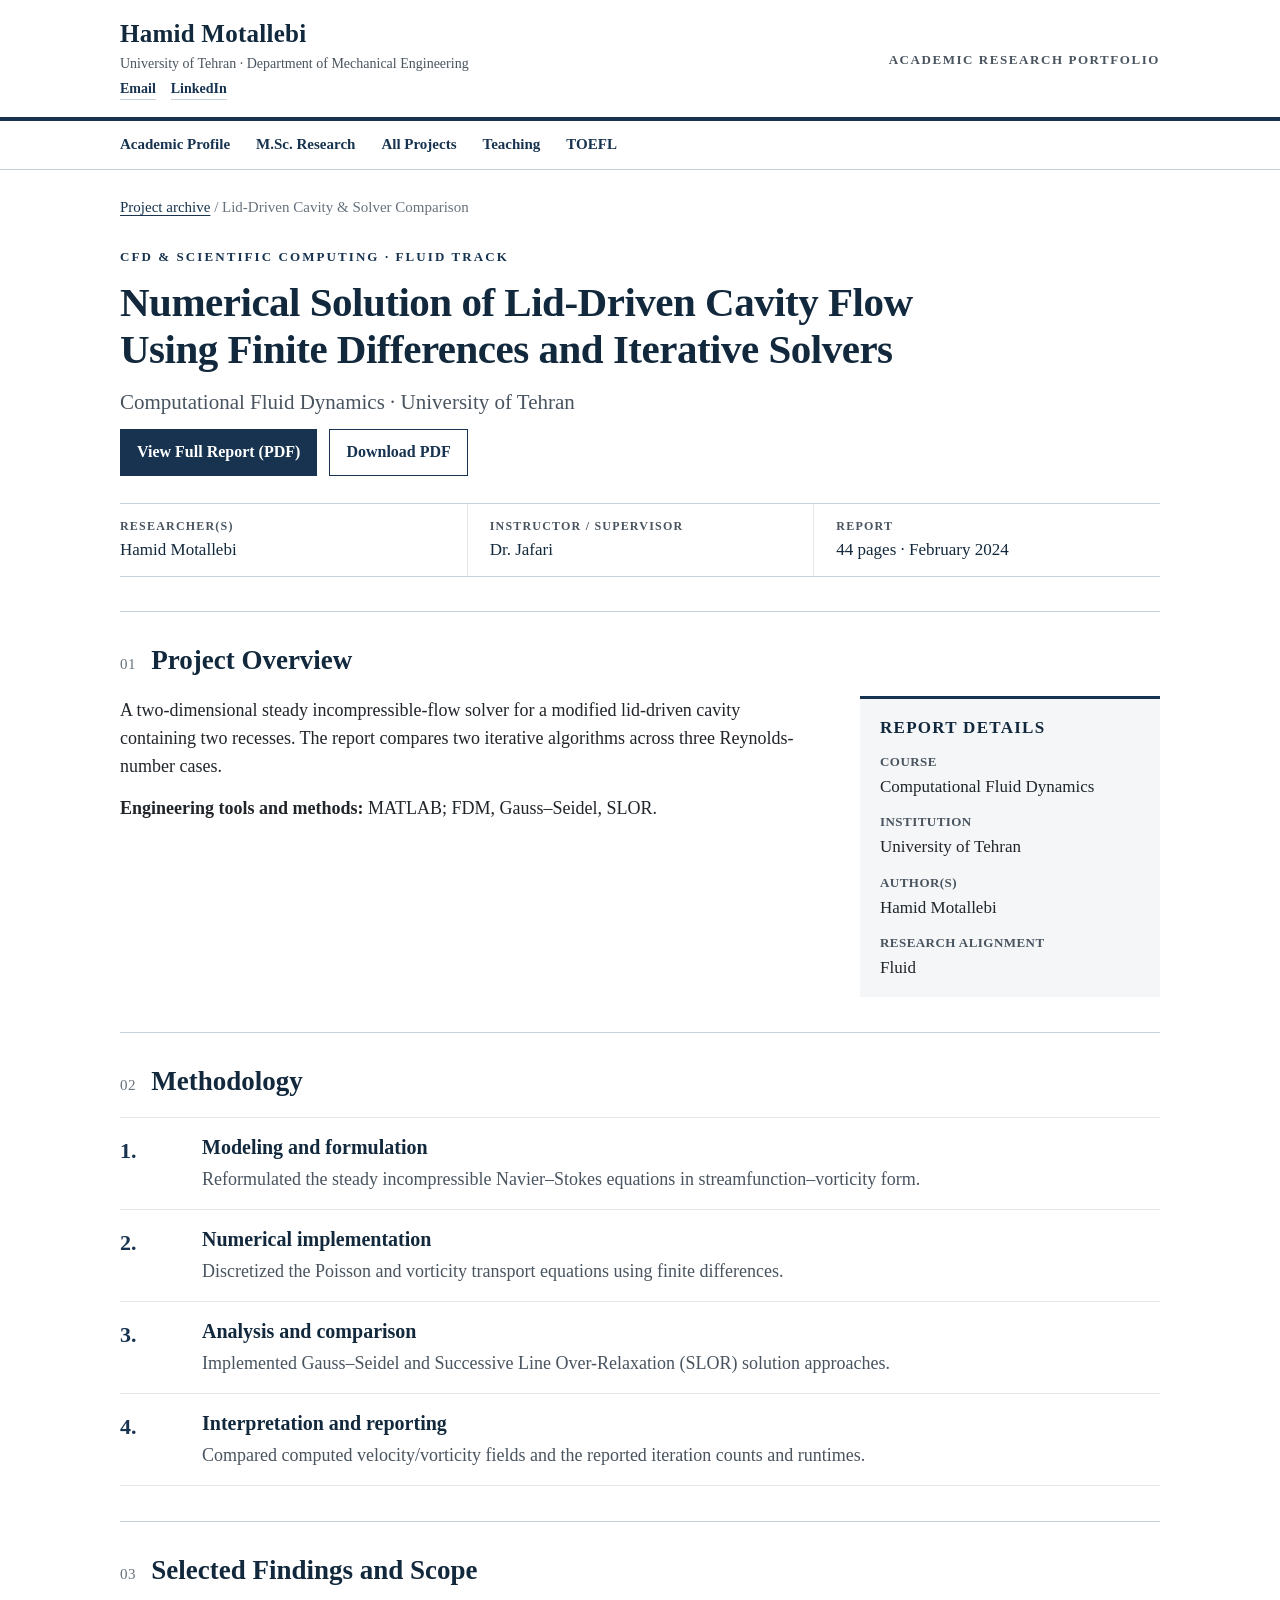
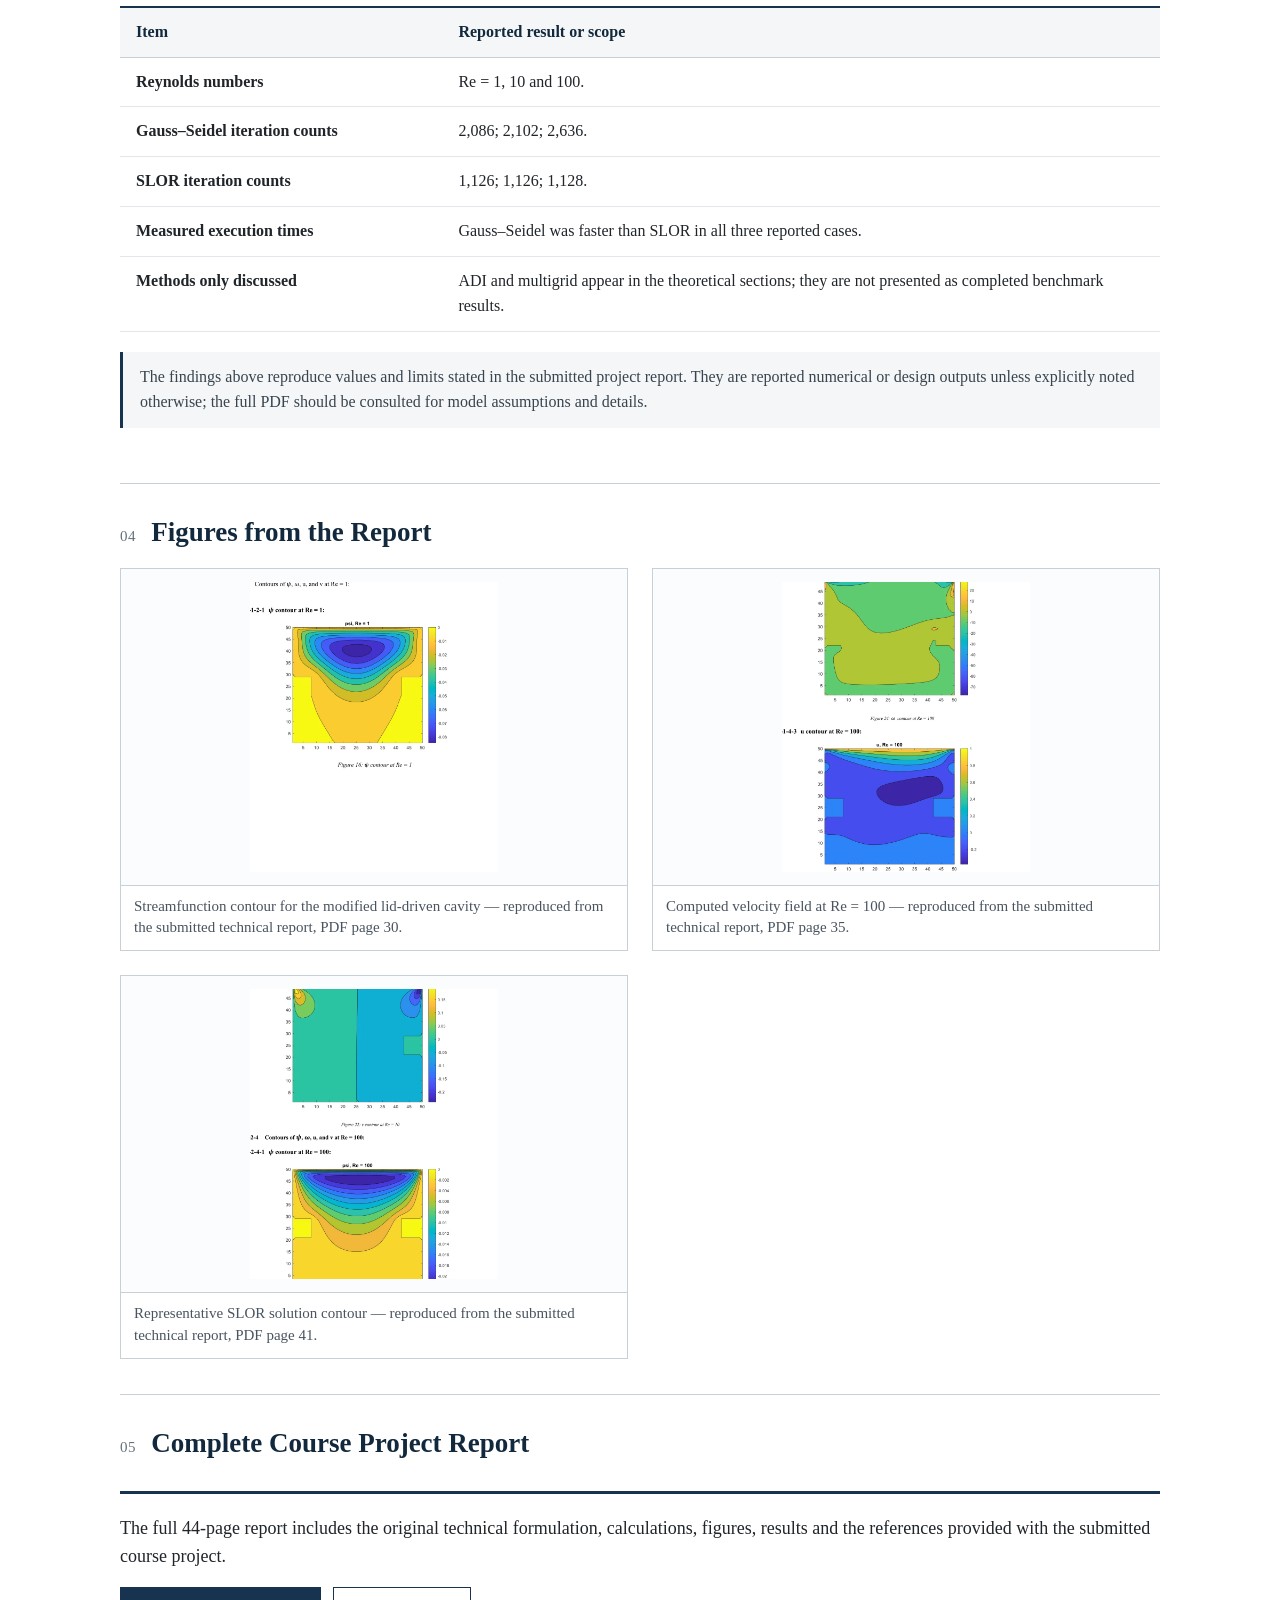
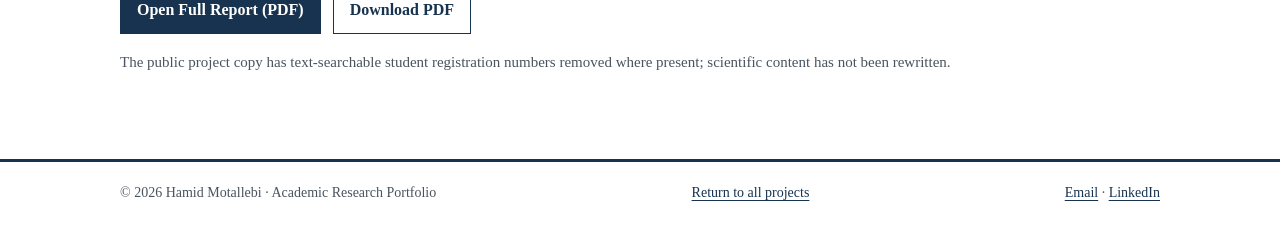
<file: lid-driven-cavity.html>
<!DOCTYPE html>
<html lang="en"><head><meta charset="utf-8"/><meta content="width=device-width, initial-scale=1" name="viewport"/><meta content="#17334f" name="theme-color"/><meta content="Technical report: Numerical Solution of Lid-Driven Cavity Flow Using Finite Differences and Iterative Solvers by Hamid Motallebi, University of Tehran." name="description"/><title>Lid-Driven Cavity &amp; Solver Comparison | Hamid Motallebi</title><link href="style.css" rel="stylesheet"/></head>
<body><header class="site-header"><div class="container header-upper"><div><a class="header-name" href="index.html">Hamid Motallebi</a><span class="header-affiliation">University of Tehran · Department of Mechanical Engineering</span><div aria-label="Contact links" class="header-contact"><a href="mailto:hamidmotallebi2002@gmail.com">Email</a><a href="https://www.linkedin.com/in/hamid-motallebi-405380208/" rel="noopener noreferrer" target="_blank">LinkedIn</a></div></div><span class="header-context">Academic Research Portfolio</span></div><div class="header-rule"></div><nav class="container primary-nav"><a href="index.html">Academic Profile</a><a href="index.html#thesis">M.Sc. Research</a><a href="index.html#projects">All Projects</a><a href="index.html#teaching">Teaching</a><a href="index.html#language">TOEFL</a></nav></header>
<main><div class="container breadcrumb"><a href="index.html#projects">Project archive</a> / Lid-Driven Cavity &amp; Solver Comparison</div><div class="container document-top project-intro"><p class="overline">CFD &amp; Scientific Computing · Fluid Track</p><h1 class="project-title">Numerical Solution of Lid-Driven Cavity Flow Using Finite Differences and Iterative Solvers</h1><p class="subtitle">Computational Fluid Dynamics · University of Tehran</p><p><a class="link-plain filled" href="Lid_Driven_Cavity_CFD_Report.pdf" rel="noopener" target="_blank">View Full Report (PDF)</a><a class="link-plain" download="" href="Lid_Driven_Cavity_CFD_Report.pdf">Download PDF</a></p><div class="document-ident"><div><span class="metadata-label">Researcher(s)</span><span class="metadata-value">Hamid Motallebi</span></div><div><span class="metadata-label">Instructor / Supervisor</span><span class="metadata-value">Dr. Jafari</span></div><div><span class="metadata-label">Report</span><span class="metadata-value">44 pages · February 2024</span></div></div></div>
<section class="container document-section"><div class="section-heading"><span class="section-index">01</span><h2>Project Overview</h2></div><div class="project-overview"><div class="prose"><p>A two-dimensional steady incompressible-flow solver for a modified lid-driven cavity containing two recesses. The report compares two iterative algorithms across three Reynolds-number cases.</p><p><strong>Engineering tools and methods:</strong> MATLAB; FDM, Gauss–Seidel, SLOR.</p></div><aside class="report-facts"><h2>Report details</h2><dl><dt>Course</dt><dd>Computational Fluid Dynamics</dd><dt>Institution</dt><dd>University of Tehran</dd><dt>Author(s)</dt><dd>Hamid Motallebi</dd><dt>Research alignment</dt><dd>Fluid</dd></dl></aside></div></section>
<section class="container document-section"><div class="section-heading"><span class="section-index">02</span><h2>Methodology</h2></div><div class="method-row"><div class="method-mark">1.</div><div><h3>Modeling and formulation</h3><p>Reformulated the steady incompressible Navier–Stokes equations in streamfunction–vorticity form.</p></div></div><div class="method-row"><div class="method-mark">2.</div><div><h3>Numerical implementation</h3><p>Discretized the Poisson and vorticity transport equations using finite differences.</p></div></div><div class="method-row"><div class="method-mark">3.</div><div><h3>Analysis and comparison</h3><p>Implemented Gauss–Seidel and Successive Line Over-Relaxation (SLOR) solution approaches.</p></div></div><div class="method-row"><div class="method-mark">4.</div><div><h3>Interpretation and reporting</h3><p>Compared computed velocity/vorticity fields and the reported iteration counts and runtimes.</p></div></div></section>
<section class="container document-section"><div class="section-heading"><span class="section-index">03</span><h2>Selected Findings and Scope</h2></div><table class="result-table"><thead><tr><th>Item</th><th>Reported result or scope</th></tr></thead><tbody><tr><td><strong>Reynolds numbers</strong></td><td>Re = 1, 10 and 100.</td></tr><tr><td><strong>Gauss–Seidel iteration counts</strong></td><td>2,086; 2,102; 2,636.</td></tr><tr><td><strong>SLOR iteration counts</strong></td><td>1,126; 1,126; 1,128.</td></tr><tr><td><strong>Measured execution times</strong></td><td>Gauss–Seidel was faster than SLOR in all three reported cases.</td></tr><tr><td><strong>Methods only discussed</strong></td><td>ADI and multigrid appear in the theoretical sections; they are not presented as completed benchmark results.</td></tr></tbody></table><p class="notes">The findings above reproduce values and limits stated in the submitted project report. They are reported numerical or design outputs unless explicitly noted otherwise; the full PDF should be consulted for model assumptions and details.</p></section>
<section class="container document-section"><div class="section-heading"><span class="section-index">04</span><h2>Figures from the Report</h2></div><div class="figure-grid"><figure class="figure"><div class="figure-media"><img alt="Streamfunction contour for the modified lid-driven cavity" loading="lazy" src="lid-driven-cavity-fig1.webp"/></div><figcaption>Streamfunction contour for the modified lid-driven cavity — reproduced from the submitted technical report, PDF page 30.</figcaption></figure><figure class="figure"><div class="figure-media"><img alt="Computed velocity field at Re = 100" loading="lazy" src="lid-driven-cavity-fig2.webp"/></div><figcaption>Computed velocity field at Re = 100 — reproduced from the submitted technical report, PDF page 35.</figcaption></figure><figure class="figure"><div class="figure-media"><img alt="Representative SLOR solution contour" loading="lazy" src="lid-driven-cavity-fig3.webp"/></div><figcaption>Representative SLOR solution contour — reproduced from the submitted technical report, PDF page 41.</figcaption></figure></div></section>
<section class="container document-section"><div class="section-heading"><span class="section-index">05</span><h2>Complete Course Project Report</h2></div><div class="report-cta"><p>The full 44-page report includes the original technical formulation, calculations, figures, results and the references provided with the submitted course project.</p><p><a class="link-plain filled" href="Lid_Driven_Cavity_CFD_Report.pdf" rel="noopener" target="_blank">Open Full Report (PDF)</a><a class="link-plain" download="" href="Lid_Driven_Cavity_CFD_Report.pdf">Download PDF</a></p><p class="small-muted">The public project copy has text-searchable student registration numbers removed where present; scientific content has not been rewritten.</p></div></section></main><footer class="site-footer"><div class="container footer-inner"><span>© 2026 Hamid Motallebi · Academic Research Portfolio</span><span><a href="index.html#projects">Return to all projects</a></span><span class="footer-contact"><a href="mailto:hamidmotallebi2002@gmail.com">Email</a> · <a href="https://www.linkedin.com/in/hamid-motallebi-405380208/" rel="noopener noreferrer" target="_blank">LinkedIn</a></span></div></footer></body></html>
</file>
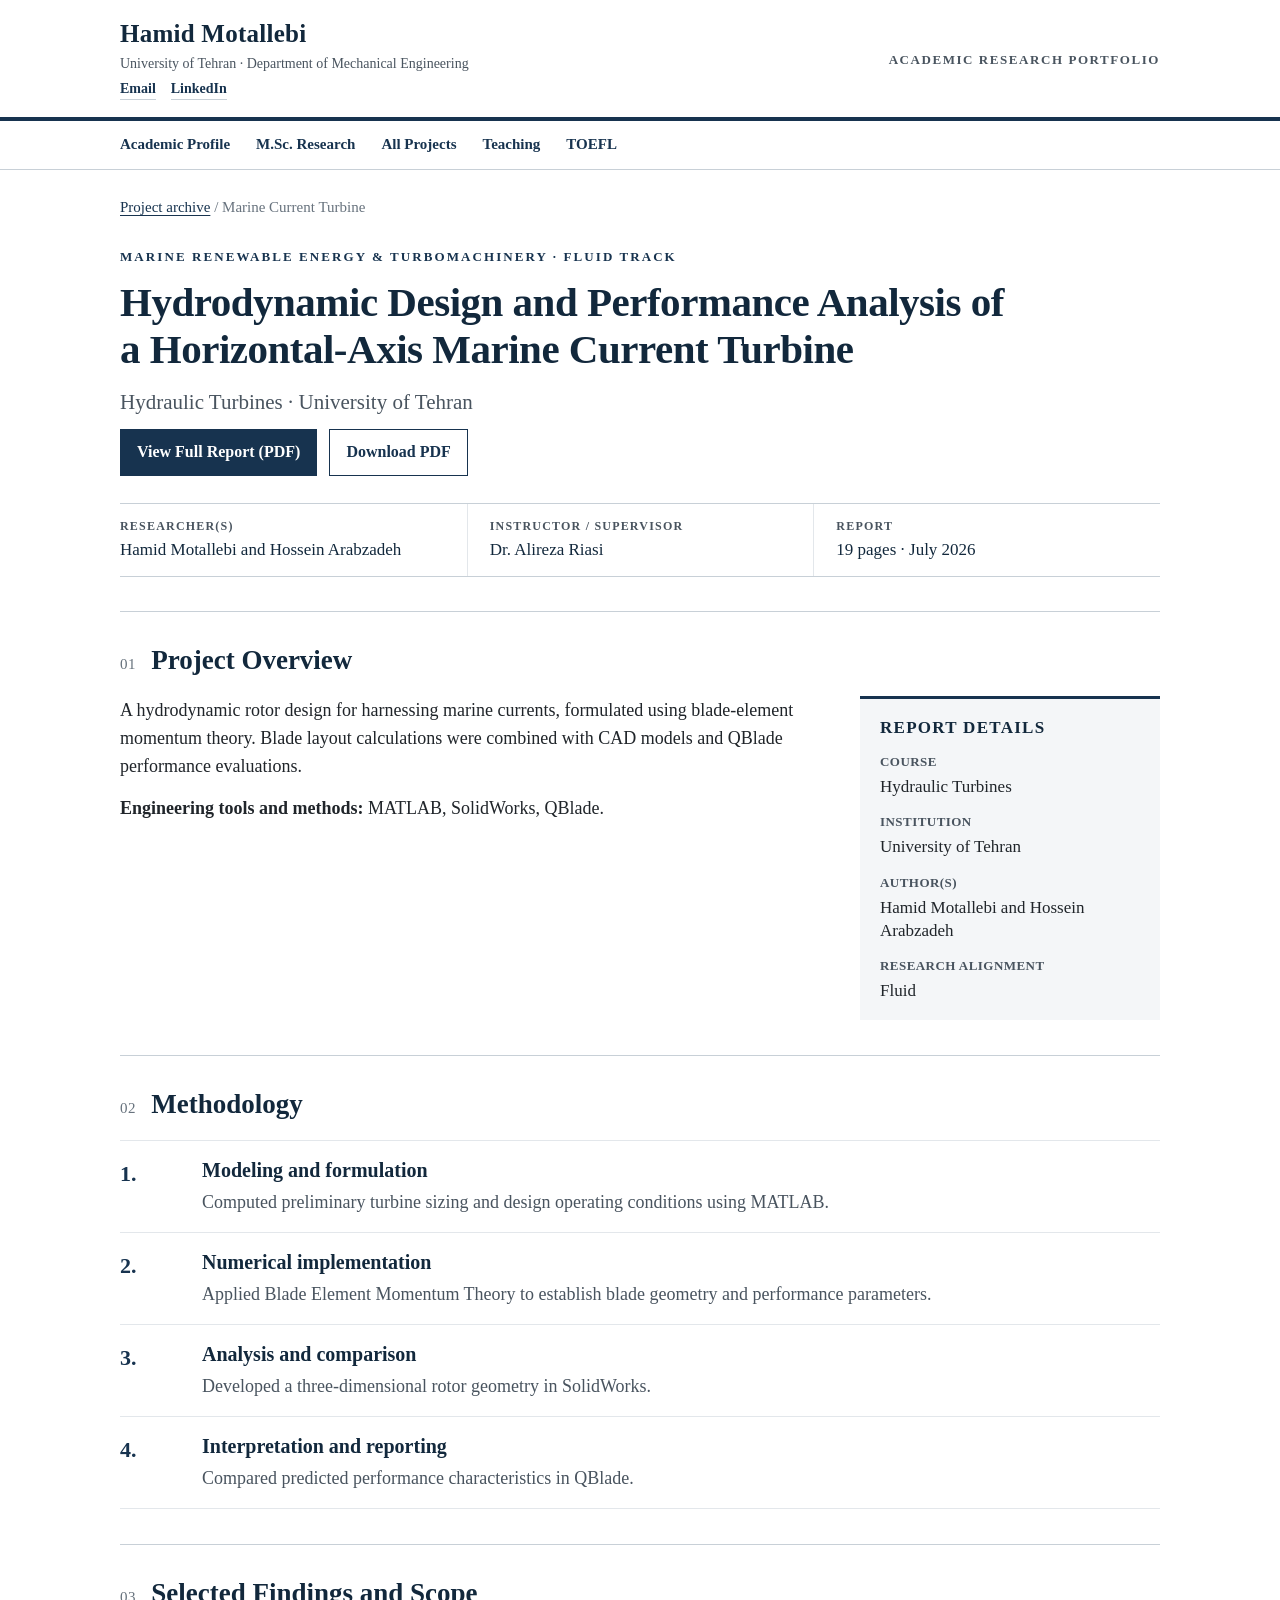
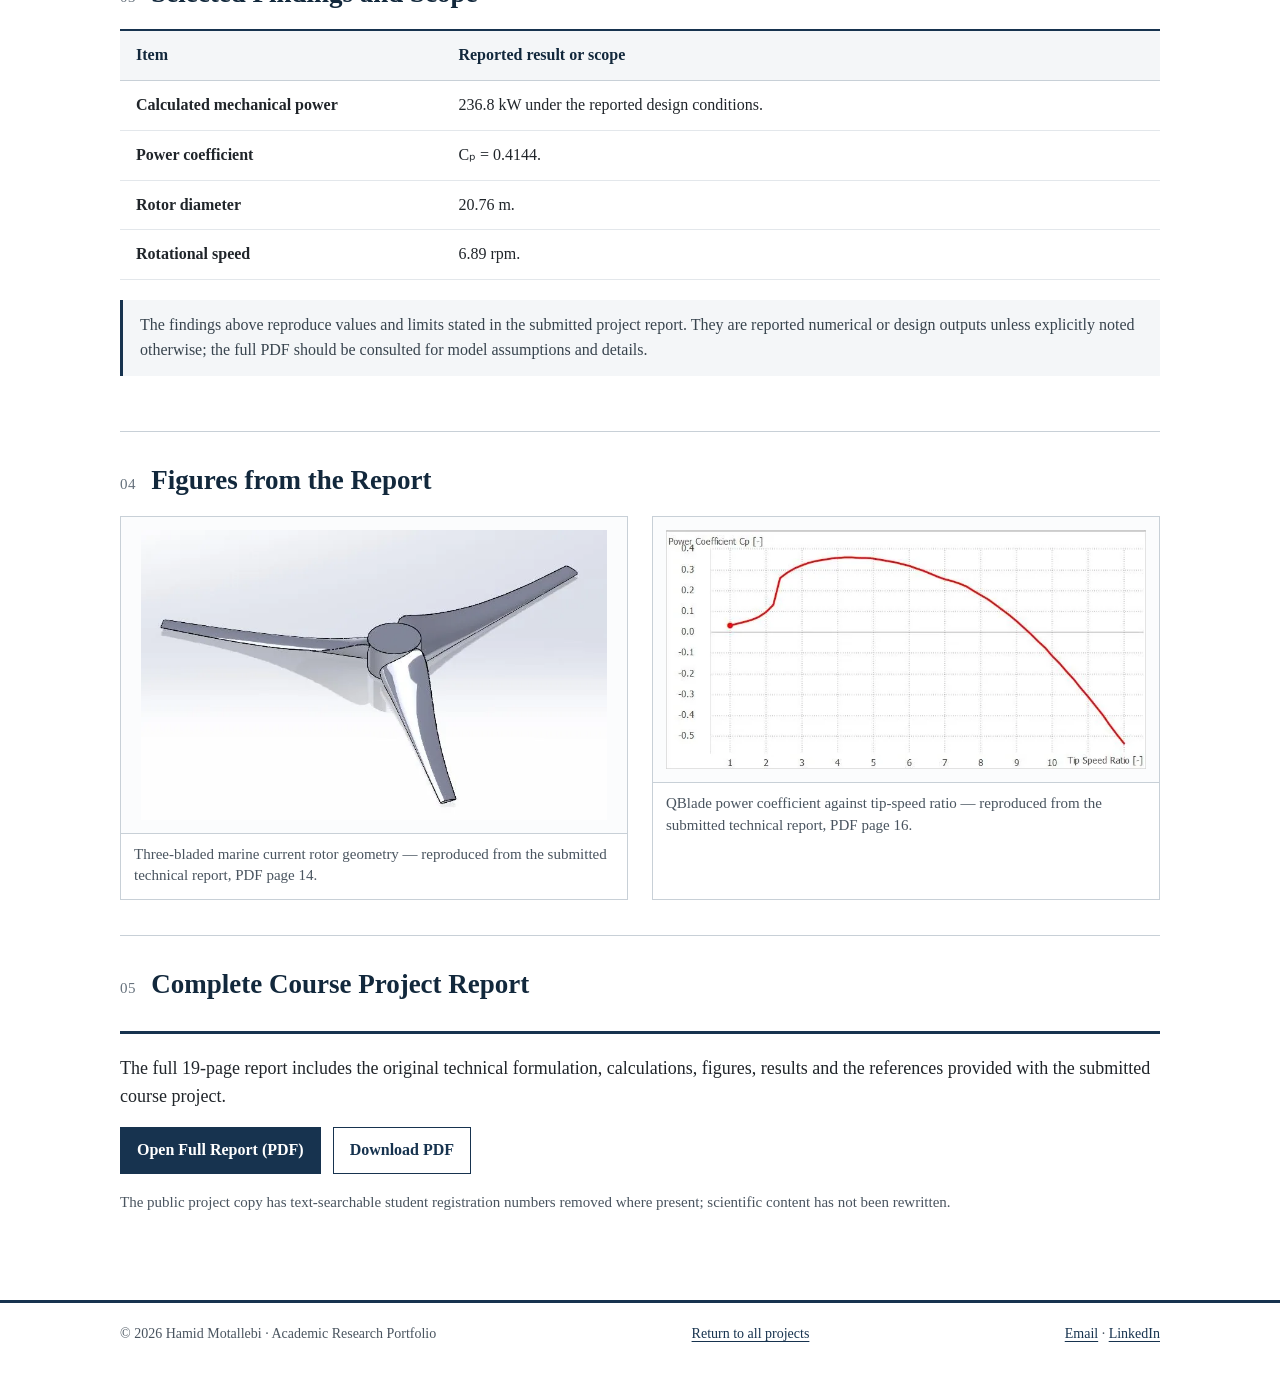
<file: marine-current-turbine.html>
<!DOCTYPE html>
<html lang="en"><head><meta charset="utf-8"/><meta content="width=device-width, initial-scale=1" name="viewport"/><meta content="#17334f" name="theme-color"/><meta content="Technical report: Hydrodynamic Design and Performance Analysis of a Horizontal-Axis Marine Current Turbine by Hamid Motallebi, University of Tehran." name="description"/><title>Marine Current Turbine | Hamid Motallebi</title><link href="style.css" rel="stylesheet"/></head>
<body><header class="site-header"><div class="container header-upper"><div><a class="header-name" href="index.html">Hamid Motallebi</a><span class="header-affiliation">University of Tehran · Department of Mechanical Engineering</span><div aria-label="Contact links" class="header-contact"><a href="mailto:hamidmotallebi2002@gmail.com">Email</a><a href="https://www.linkedin.com/in/hamid-motallebi-405380208/" rel="noopener noreferrer" target="_blank">LinkedIn</a></div></div><span class="header-context">Academic Research Portfolio</span></div><div class="header-rule"></div><nav class="container primary-nav"><a href="index.html">Academic Profile</a><a href="index.html#thesis">M.Sc. Research</a><a href="index.html#projects">All Projects</a><a href="index.html#teaching">Teaching</a><a href="index.html#language">TOEFL</a></nav></header>
<main><div class="container breadcrumb"><a href="index.html#projects">Project archive</a> / Marine Current Turbine</div><div class="container document-top project-intro"><p class="overline">Marine Renewable Energy &amp; Turbomachinery · Fluid Track</p><h1 class="project-title">Hydrodynamic Design and Performance Analysis of a Horizontal-Axis Marine Current Turbine</h1><p class="subtitle">Hydraulic Turbines · University of Tehran</p><p><a class="link-plain filled" href="Marine_Current_Turbine_Report.pdf" rel="noopener" target="_blank">View Full Report (PDF)</a><a class="link-plain" download="" href="Marine_Current_Turbine_Report.pdf">Download PDF</a></p><div class="document-ident"><div><span class="metadata-label">Researcher(s)</span><span class="metadata-value">Hamid Motallebi and Hossein Arabzadeh</span></div><div><span class="metadata-label">Instructor / Supervisor</span><span class="metadata-value">Dr. Alireza Riasi</span></div><div><span class="metadata-label">Report</span><span class="metadata-value">19 pages · July 2026</span></div></div></div>
<section class="container document-section"><div class="section-heading"><span class="section-index">01</span><h2>Project Overview</h2></div><div class="project-overview"><div class="prose"><p>A hydrodynamic rotor design for harnessing marine currents, formulated using blade-element momentum theory. Blade layout calculations were combined with CAD models and QBlade performance evaluations.</p><p><strong>Engineering tools and methods:</strong> MATLAB, SolidWorks, QBlade.</p></div><aside class="report-facts"><h2>Report details</h2><dl><dt>Course</dt><dd>Hydraulic Turbines</dd><dt>Institution</dt><dd>University of Tehran</dd><dt>Author(s)</dt><dd>Hamid Motallebi and Hossein Arabzadeh</dd><dt>Research alignment</dt><dd>Fluid</dd></dl></aside></div></section>
<section class="container document-section"><div class="section-heading"><span class="section-index">02</span><h2>Methodology</h2></div><div class="method-row"><div class="method-mark">1.</div><div><h3>Modeling and formulation</h3><p>Computed preliminary turbine sizing and design operating conditions using MATLAB.</p></div></div><div class="method-row"><div class="method-mark">2.</div><div><h3>Numerical implementation</h3><p>Applied Blade Element Momentum Theory to establish blade geometry and performance parameters.</p></div></div><div class="method-row"><div class="method-mark">3.</div><div><h3>Analysis and comparison</h3><p>Developed a three-dimensional rotor geometry in SolidWorks.</p></div></div><div class="method-row"><div class="method-mark">4.</div><div><h3>Interpretation and reporting</h3><p>Compared predicted performance characteristics in QBlade.</p></div></div></section>
<section class="container document-section"><div class="section-heading"><span class="section-index">03</span><h2>Selected Findings and Scope</h2></div><table class="result-table"><thead><tr><th>Item</th><th>Reported result or scope</th></tr></thead><tbody><tr><td><strong>Calculated mechanical power</strong></td><td>236.8 kW under the reported design conditions.</td></tr><tr><td><strong>Power coefficient</strong></td><td>Cₚ = 0.4144.</td></tr><tr><td><strong>Rotor diameter</strong></td><td>20.76 m.</td></tr><tr><td><strong>Rotational speed</strong></td><td>6.89 rpm.</td></tr></tbody></table><p class="notes">The findings above reproduce values and limits stated in the submitted project report. They are reported numerical or design outputs unless explicitly noted otherwise; the full PDF should be consulted for model assumptions and details.</p></section>
<section class="container document-section"><div class="section-heading"><span class="section-index">04</span><h2>Figures from the Report</h2></div><div class="figure-grid"><figure class="figure"><div class="figure-media"><img alt="Three-bladed marine current rotor geometry" loading="lazy" src="marine-current-turbine-fig1.webp"/></div><figcaption>Three-bladed marine current rotor geometry — reproduced from the submitted technical report, PDF page 14.</figcaption></figure><figure class="figure"><div class="figure-media"><img alt="QBlade power coefficient against tip-speed ratio" loading="lazy" src="marine-current-turbine-fig2.webp"/></div><figcaption>QBlade power coefficient against tip-speed ratio — reproduced from the submitted technical report, PDF page 16.</figcaption></figure></div></section>
<section class="container document-section"><div class="section-heading"><span class="section-index">05</span><h2>Complete Course Project Report</h2></div><div class="report-cta"><p>The full 19-page report includes the original technical formulation, calculations, figures, results and the references provided with the submitted course project.</p><p><a class="link-plain filled" href="Marine_Current_Turbine_Report.pdf" rel="noopener" target="_blank">Open Full Report (PDF)</a><a class="link-plain" download="" href="Marine_Current_Turbine_Report.pdf">Download PDF</a></p><p class="small-muted">The public project copy has text-searchable student registration numbers removed where present; scientific content has not been rewritten.</p></div></section></main><footer class="site-footer"><div class="container footer-inner"><span>© 2026 Hamid Motallebi · Academic Research Portfolio</span><span><a href="index.html#projects">Return to all projects</a></span><span class="footer-contact"><a href="mailto:hamidmotallebi2002@gmail.com">Email</a> · <a href="https://www.linkedin.com/in/hamid-motallebi-405380208/" rel="noopener noreferrer" target="_blank">LinkedIn</a></span></div></footer></body></html>
</file>
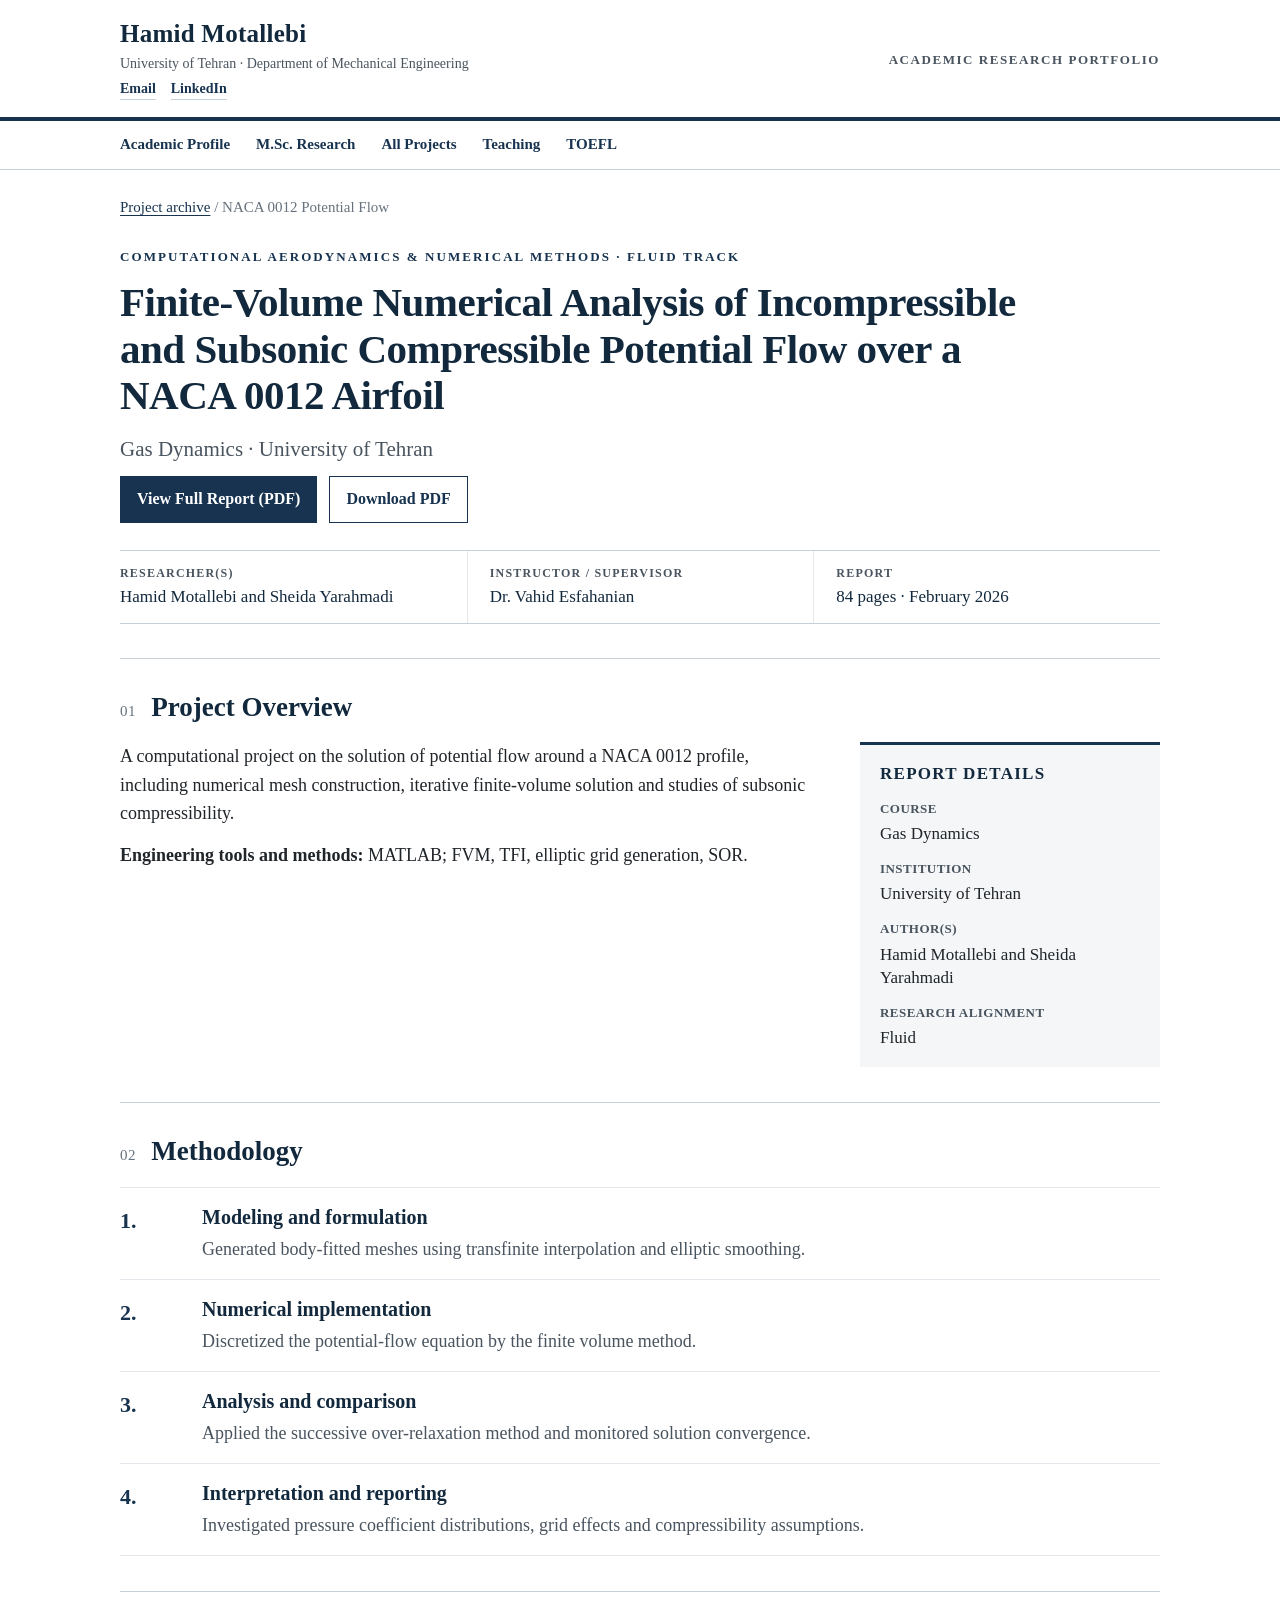
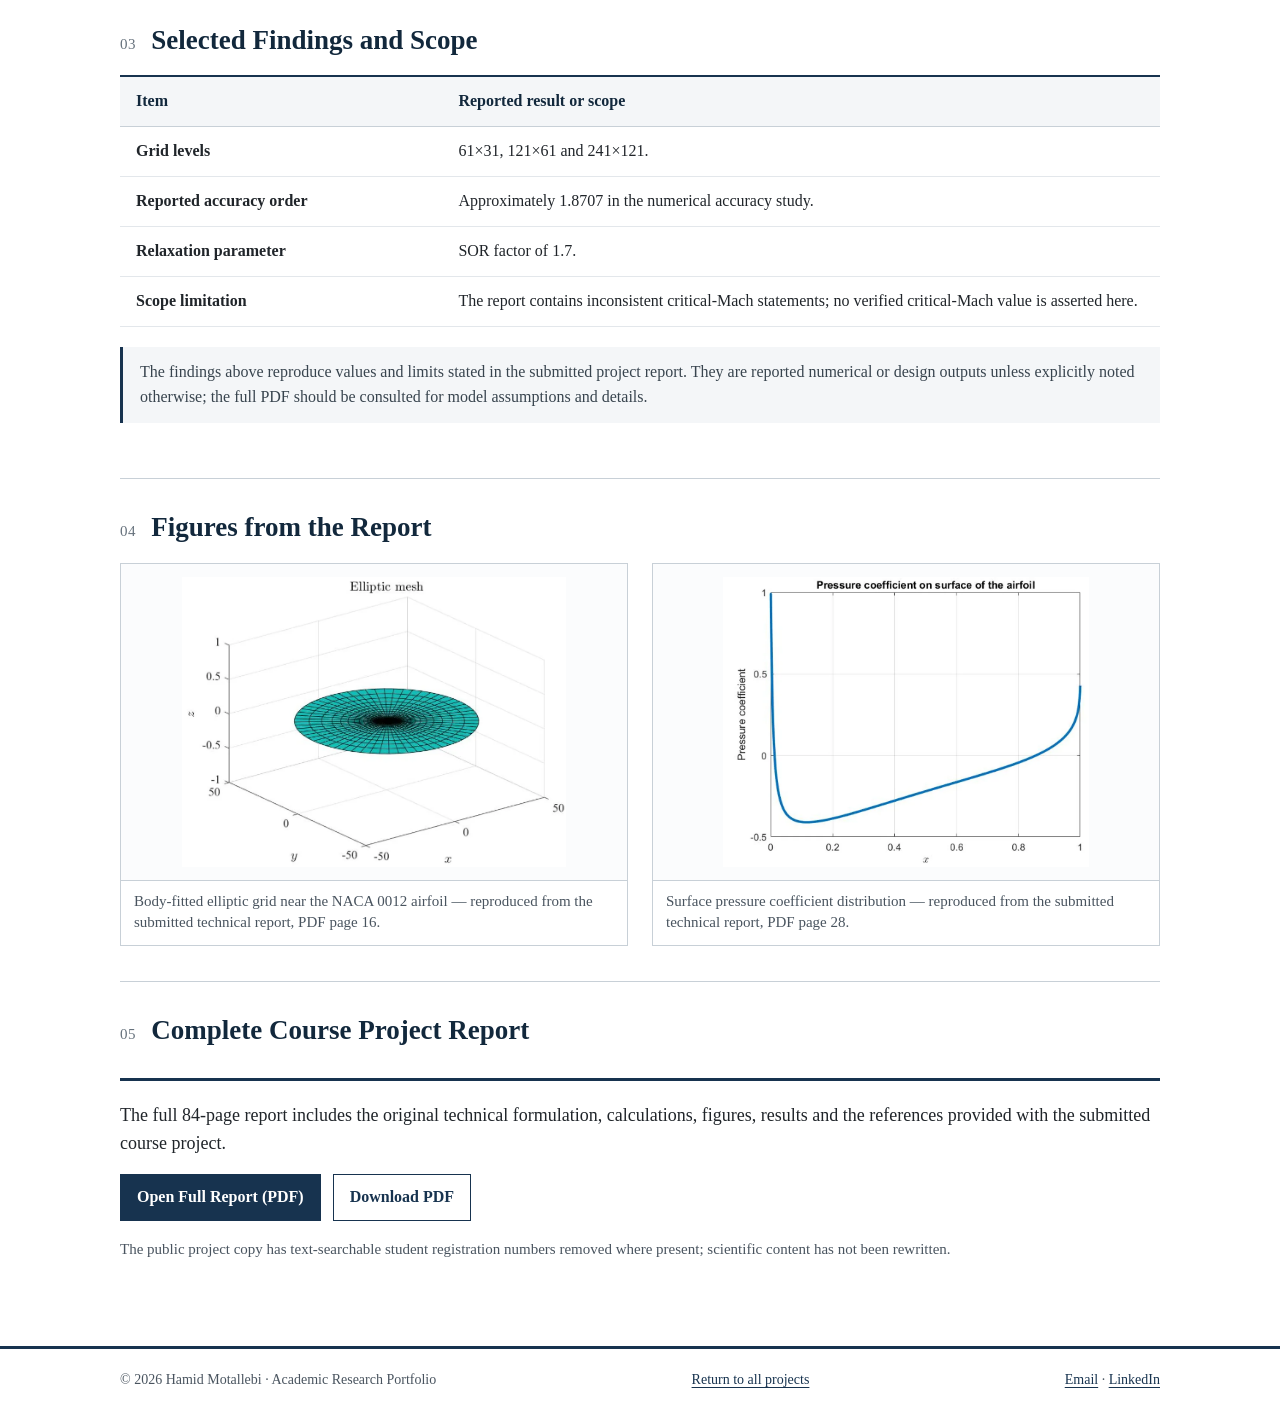
<file: naca0012-potential-flow.html>
<!DOCTYPE html>
<html lang="en"><head><meta charset="utf-8"/><meta content="width=device-width, initial-scale=1" name="viewport"/><meta content="#17334f" name="theme-color"/><meta content="Technical report: Finite-Volume Numerical Analysis of Incompressible and Subsonic Compressible Potential Flow over a NACA 0012 Airfoil by Hamid Motallebi, University of Tehran." name="description"/><title>NACA 0012 Potential Flow | Hamid Motallebi</title><link href="style.css" rel="stylesheet"/></head>
<body><header class="site-header"><div class="container header-upper"><div><a class="header-name" href="index.html">Hamid Motallebi</a><span class="header-affiliation">University of Tehran · Department of Mechanical Engineering</span><div aria-label="Contact links" class="header-contact"><a href="mailto:hamidmotallebi2002@gmail.com">Email</a><a href="https://www.linkedin.com/in/hamid-motallebi-405380208/" rel="noopener noreferrer" target="_blank">LinkedIn</a></div></div><span class="header-context">Academic Research Portfolio</span></div><div class="header-rule"></div><nav class="container primary-nav"><a href="index.html">Academic Profile</a><a href="index.html#thesis">M.Sc. Research</a><a href="index.html#projects">All Projects</a><a href="index.html#teaching">Teaching</a><a href="index.html#language">TOEFL</a></nav></header>
<main><div class="container breadcrumb"><a href="index.html#projects">Project archive</a> / NACA 0012 Potential Flow</div><div class="container document-top project-intro"><p class="overline">Computational Aerodynamics &amp; Numerical Methods · Fluid Track</p><h1 class="project-title">Finite-Volume Numerical Analysis of Incompressible and Subsonic Compressible Potential Flow over a NACA 0012 Airfoil</h1><p class="subtitle">Gas Dynamics · University of Tehran</p><p><a class="link-plain filled" href="NACA0012_Gas_Dynamics_Report.pdf" rel="noopener" target="_blank">View Full Report (PDF)</a><a class="link-plain" download="" href="NACA0012_Gas_Dynamics_Report.pdf">Download PDF</a></p><div class="document-ident"><div><span class="metadata-label">Researcher(s)</span><span class="metadata-value">Hamid Motallebi and Sheida Yarahmadi</span></div><div><span class="metadata-label">Instructor / Supervisor</span><span class="metadata-value">Dr. Vahid Esfahanian</span></div><div><span class="metadata-label">Report</span><span class="metadata-value">84 pages · February 2026</span></div></div></div>
<section class="container document-section"><div class="section-heading"><span class="section-index">01</span><h2>Project Overview</h2></div><div class="project-overview"><div class="prose"><p>A computational project on the solution of potential flow around a NACA 0012 profile, including numerical mesh construction, iterative finite-volume solution and studies of subsonic compressibility.</p><p><strong>Engineering tools and methods:</strong> MATLAB; FVM, TFI, elliptic grid generation, SOR.</p></div><aside class="report-facts"><h2>Report details</h2><dl><dt>Course</dt><dd>Gas Dynamics</dd><dt>Institution</dt><dd>University of Tehran</dd><dt>Author(s)</dt><dd>Hamid Motallebi and Sheida Yarahmadi</dd><dt>Research alignment</dt><dd>Fluid</dd></dl></aside></div></section>
<section class="container document-section"><div class="section-heading"><span class="section-index">02</span><h2>Methodology</h2></div><div class="method-row"><div class="method-mark">1.</div><div><h3>Modeling and formulation</h3><p>Generated body-fitted meshes using transfinite interpolation and elliptic smoothing.</p></div></div><div class="method-row"><div class="method-mark">2.</div><div><h3>Numerical implementation</h3><p>Discretized the potential-flow equation by the finite volume method.</p></div></div><div class="method-row"><div class="method-mark">3.</div><div><h3>Analysis and comparison</h3><p>Applied the successive over-relaxation method and monitored solution convergence.</p></div></div><div class="method-row"><div class="method-mark">4.</div><div><h3>Interpretation and reporting</h3><p>Investigated pressure coefficient distributions, grid effects and compressibility assumptions.</p></div></div></section>
<section class="container document-section"><div class="section-heading"><span class="section-index">03</span><h2>Selected Findings and Scope</h2></div><table class="result-table"><thead><tr><th>Item</th><th>Reported result or scope</th></tr></thead><tbody><tr><td><strong>Grid levels</strong></td><td>61×31, 121×61 and 241×121.</td></tr><tr><td><strong>Reported accuracy order</strong></td><td>Approximately 1.8707 in the numerical accuracy study.</td></tr><tr><td><strong>Relaxation parameter</strong></td><td>SOR factor of 1.7.</td></tr><tr><td><strong>Scope limitation</strong></td><td>The report contains inconsistent critical-Mach statements; no verified critical-Mach value is asserted here.</td></tr></tbody></table><p class="notes">The findings above reproduce values and limits stated in the submitted project report. They are reported numerical or design outputs unless explicitly noted otherwise; the full PDF should be consulted for model assumptions and details.</p></section>
<section class="container document-section"><div class="section-heading"><span class="section-index">04</span><h2>Figures from the Report</h2></div><div class="figure-grid"><figure class="figure"><div class="figure-media"><img alt="Body-fitted elliptic grid near the NACA 0012 airfoil" loading="lazy" src="naca0012-potential-flow-fig1.webp"/></div><figcaption>Body-fitted elliptic grid near the NACA 0012 airfoil — reproduced from the submitted technical report, PDF page 16.</figcaption></figure><figure class="figure"><div class="figure-media"><img alt="Surface pressure coefficient distribution" loading="lazy" src="naca0012-potential-flow-fig2.webp"/></div><figcaption>Surface pressure coefficient distribution — reproduced from the submitted technical report, PDF page 28.</figcaption></figure></div></section>
<section class="container document-section"><div class="section-heading"><span class="section-index">05</span><h2>Complete Course Project Report</h2></div><div class="report-cta"><p>The full 84-page report includes the original technical formulation, calculations, figures, results and the references provided with the submitted course project.</p><p><a class="link-plain filled" href="NACA0012_Gas_Dynamics_Report.pdf" rel="noopener" target="_blank">Open Full Report (PDF)</a><a class="link-plain" download="" href="NACA0012_Gas_Dynamics_Report.pdf">Download PDF</a></p><p class="small-muted">The public project copy has text-searchable student registration numbers removed where present; scientific content has not been rewritten.</p></div></section></main><footer class="site-footer"><div class="container footer-inner"><span>© 2026 Hamid Motallebi · Academic Research Portfolio</span><span><a href="index.html#projects">Return to all projects</a></span><span class="footer-contact"><a href="mailto:hamidmotallebi2002@gmail.com">Email</a> · <a href="https://www.linkedin.com/in/hamid-motallebi-405380208/" rel="noopener noreferrer" target="_blank">LinkedIn</a></span></div></footer></body></html>
</file>
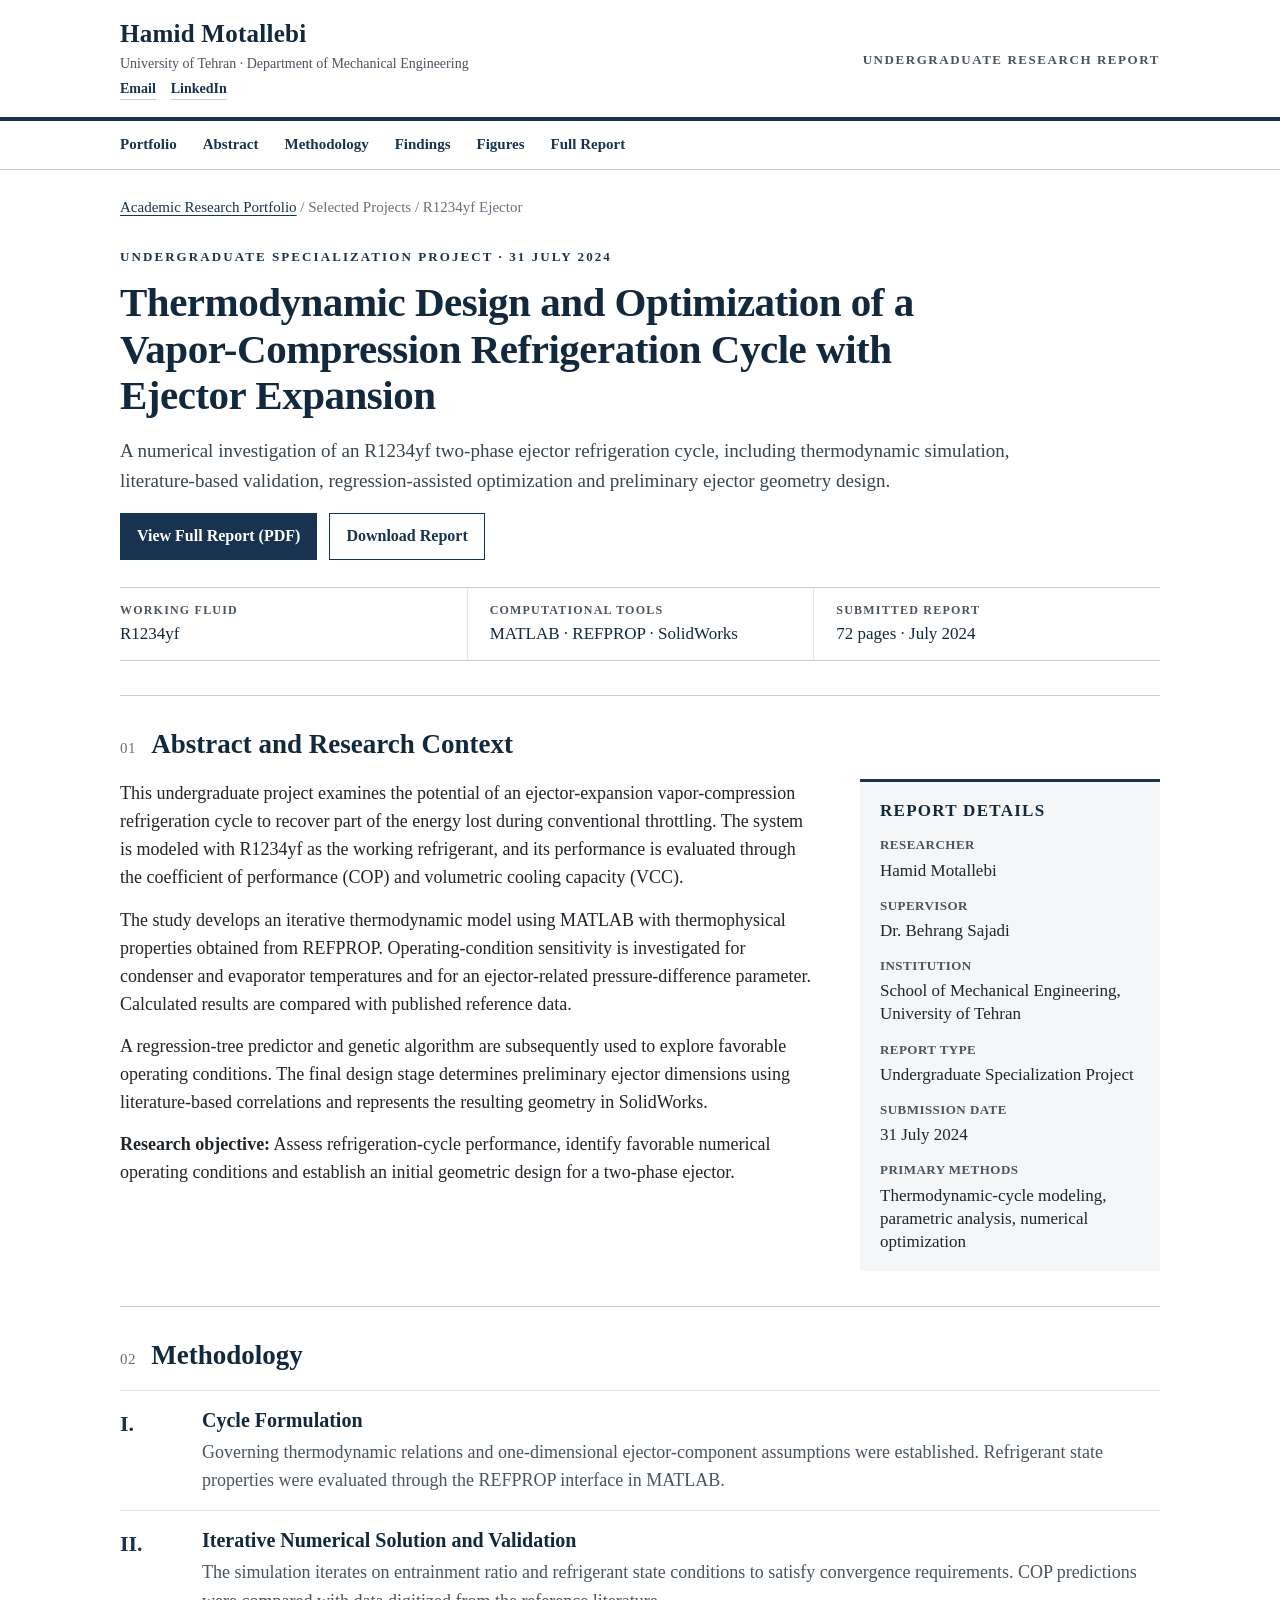
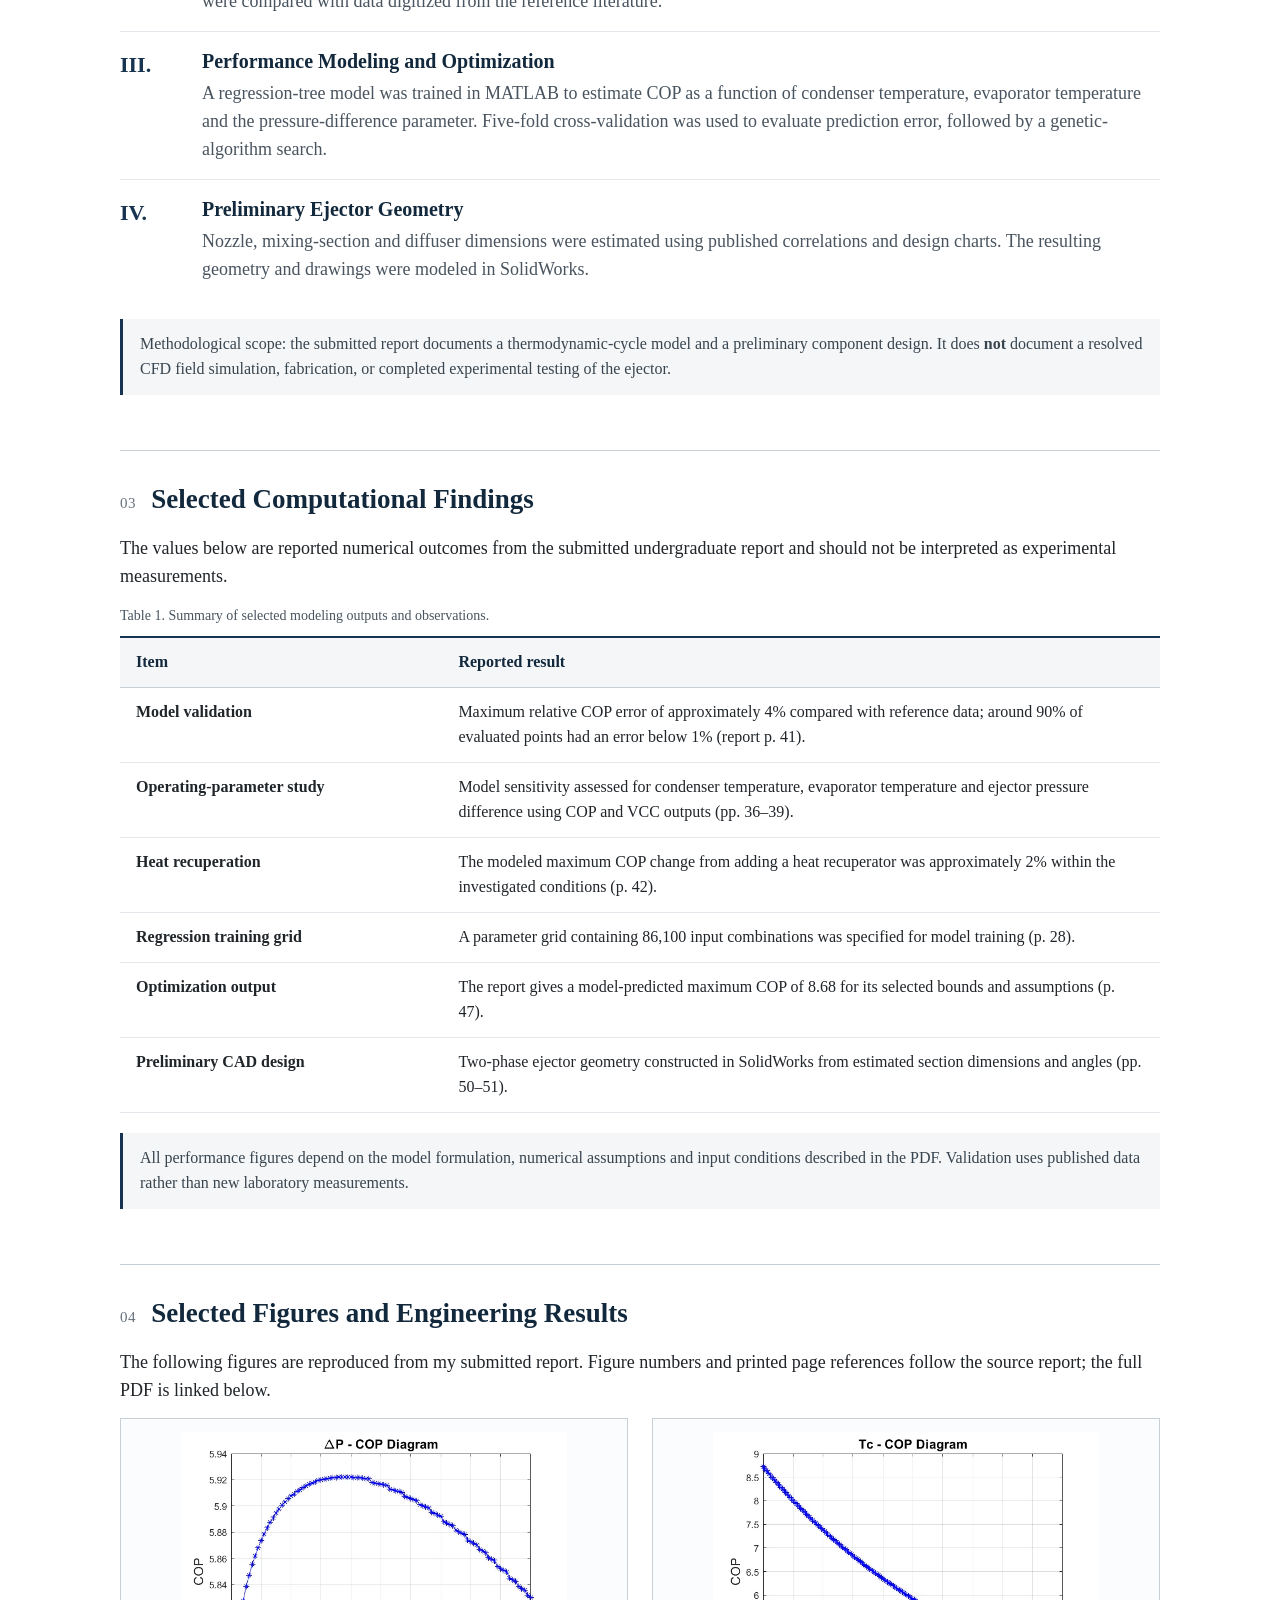
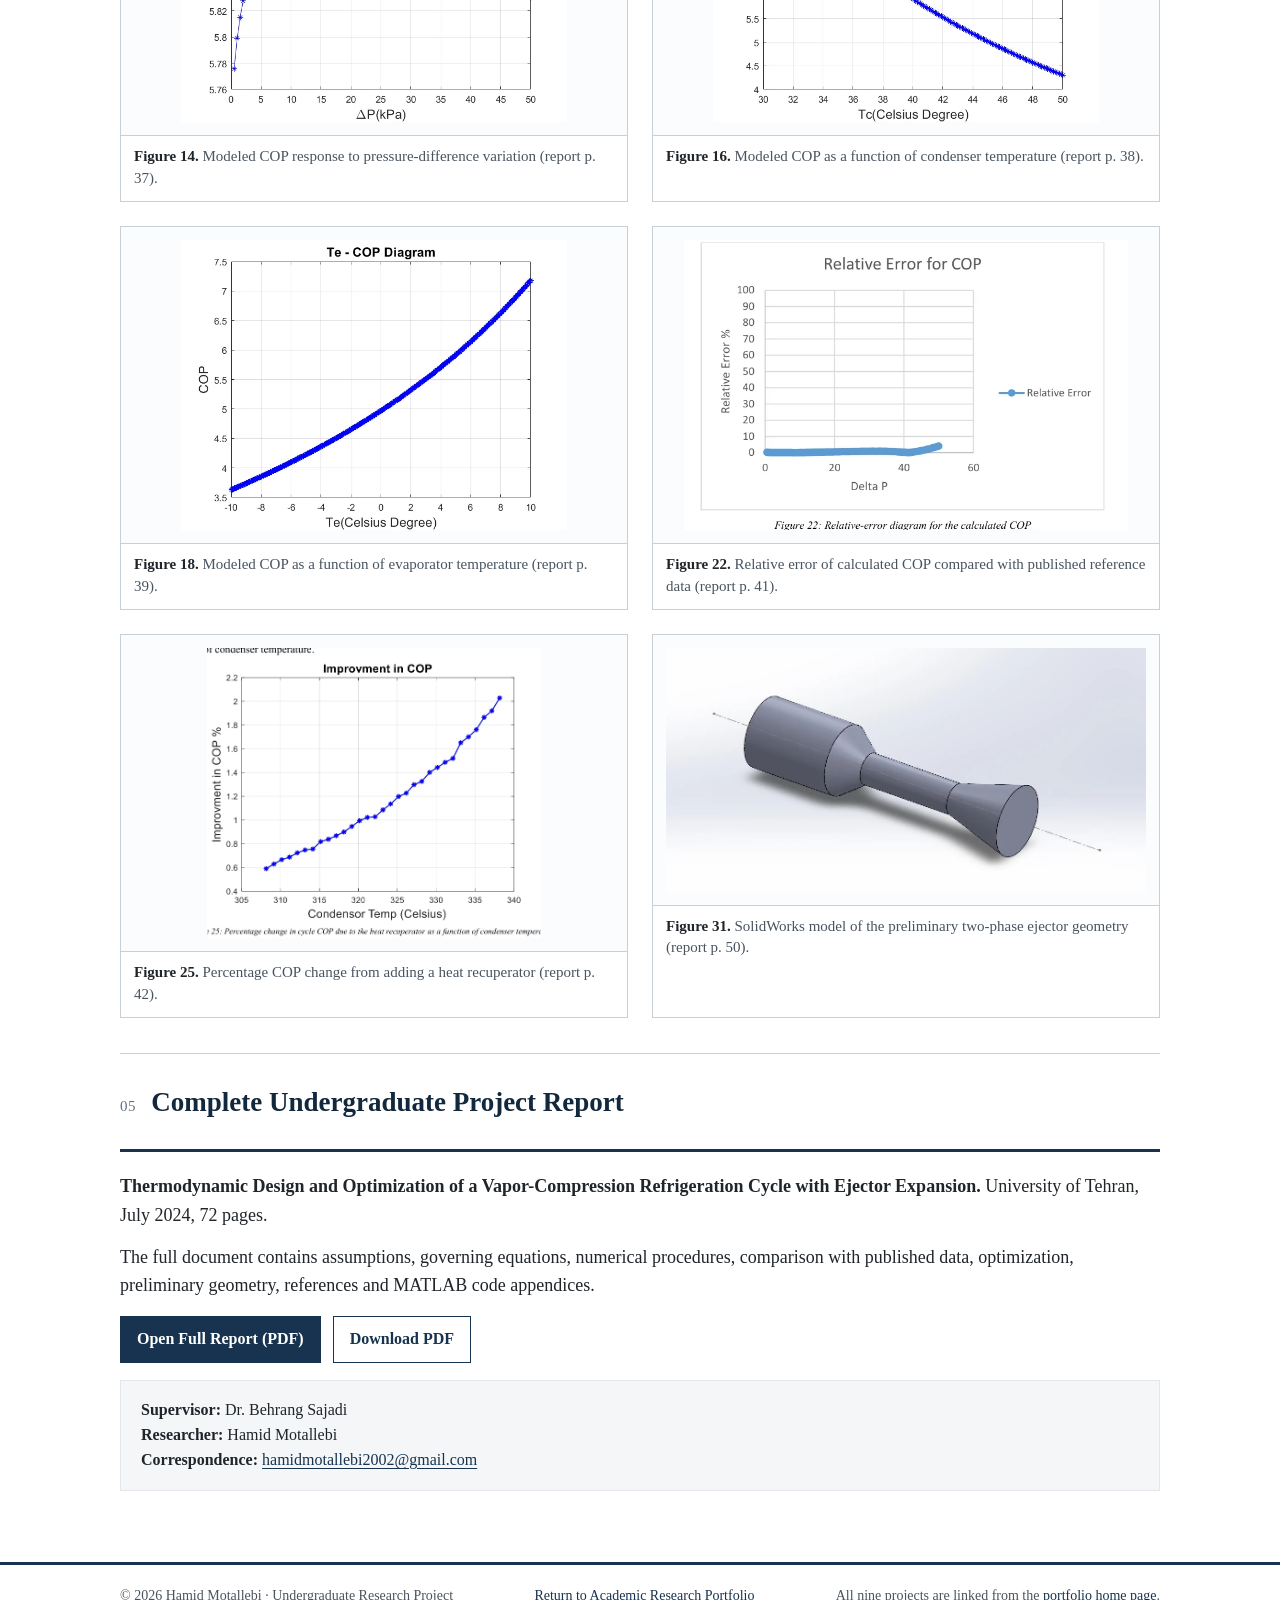
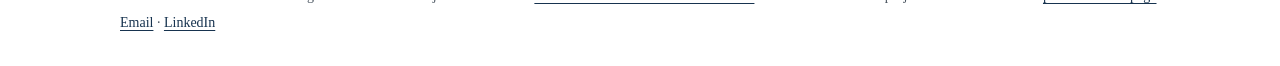
<file: r1234yf-ejector.html>
<!DOCTYPE html>

<html lang="en">
<head>
<meta charset="utf-8"/>
<meta content="width=device-width, initial-scale=1" name="viewport"/>
<meta content="Technical research report by Hamid Motallebi on thermodynamic modeling, validation and optimization of an R1234yf ejector-expansion refrigeration cycle. Includes figures and a complete 72-page project report." name="description"/>
<meta content="#17334f" name="theme-color"/>
<title>R1234yf Ejector-Expansion Refrigeration | Hamid Motallebi</title>
<link href="style.css" rel="stylesheet"/>
</head>
<body>
<header class="site-header">
<div class="container header-upper">
<div><a class="header-name" href="index.html">Hamid Motallebi</a><span class="header-affiliation">University of Tehran · Department of Mechanical Engineering</span><div aria-label="Contact links" class="header-contact"><a href="mailto:hamidmotallebi2002@gmail.com">Email</a><a href="https://www.linkedin.com/in/hamid-motallebi-405380208/" rel="noopener noreferrer" target="_blank">LinkedIn</a></div></div>
<span class="header-context">Undergraduate Research Report</span>
</div>
<div class="header-rule"></div>
<nav aria-label="Project navigation" class="container primary-nav">
<a href="index.html">Portfolio</a><a href="#abstract">Abstract</a><a href="#methods">Methodology</a><a href="#findings">Findings</a><a href="#figures">Figures</a><a href="#full-report">Full Report</a>
</nav>
</header>
<main>
<div class="container breadcrumb"><a href="index.html">Academic Research Portfolio</a> / Selected Projects / R1234yf Ejector</div>
<div class="container document-top project-intro">
<p class="overline">Undergraduate Specialization Project · 31 July 2024</p>
<h1 class="project-title">Thermodynamic Design and Optimization of a Vapor-Compression Refrigeration Cycle with Ejector Expansion</h1>
<p class="lead">A numerical investigation of an R1234yf two-phase ejector refrigeration cycle, including thermodynamic simulation, literature-based validation, regression-assisted optimization and preliminary ejector geometry design.</p>
<p><a class="link-plain filled" href="Hamid_Motallebi_BSc_Project.pdf" rel="noopener" target="_blank">View Full Report (PDF)</a><a class="link-plain" download="" href="Hamid_Motallebi_BSc_Project.pdf">Download Report</a></p>
<div aria-label="Project summary" class="document-ident">
<div><span class="metadata-label">Working Fluid</span><span class="metadata-value">R1234yf</span></div>
<div><span class="metadata-label">Computational Tools</span><span class="metadata-value">MATLAB · REFPROP · SolidWorks</span></div>
<div><span class="metadata-label">Submitted Report</span><span class="metadata-value">72 pages · July 2024</span></div>
</div>
</div>
<section class="container document-section" id="abstract">
<div class="section-heading"><span class="section-index">01</span><h2>Abstract and Research Context</h2></div>
<div class="project-overview">
<div class="prose">
<p>This undergraduate project examines the potential of an ejector-expansion vapor-compression refrigeration cycle to recover part of the energy lost during conventional throttling. The system is modeled with R1234yf as the working refrigerant, and its performance is evaluated through the coefficient of performance (COP) and volumetric cooling capacity (VCC).</p>
<p>The study develops an iterative thermodynamic model using MATLAB with thermophysical properties obtained from REFPROP. Operating-condition sensitivity is investigated for condenser and evaporator temperatures and for an ejector-related pressure-difference parameter. Calculated results are compared with published reference data.</p>
<p>A regression-tree predictor and genetic algorithm are subsequently used to explore favorable operating conditions. The final design stage determines preliminary ejector dimensions using literature-based correlations and represents the resulting geometry in SolidWorks.</p>
<p><strong>Research objective:</strong> Assess refrigeration-cycle performance, identify favorable numerical operating conditions and establish an initial geometric design for a two-phase ejector.</p>
</div>
<aside aria-label="Report information" class="report-facts">
<h2>Report Details</h2>
<dl>
<dt>Researcher</dt><dd>Hamid Motallebi</dd>
<dt>Supervisor</dt><dd>Dr. Behrang Sajadi</dd>
<dt>Institution</dt><dd>School of Mechanical Engineering, University of Tehran</dd>
<dt>Report Type</dt><dd>Undergraduate Specialization Project</dd>
<dt>Submission Date</dt><dd>31 July 2024</dd>
<dt>Primary Methods</dt><dd>Thermodynamic-cycle modeling, parametric analysis, numerical optimization</dd>
</dl>
</aside>
</div>
</section>
<section class="container document-section" id="methods">
<div class="section-heading"><span class="section-index">02</span><h2>Methodology</h2></div>
<div class="method-row">
<div class="method-mark">I.</div>
<div><h3>Cycle Formulation</h3><p>Governing thermodynamic relations and one-dimensional ejector-component assumptions were established. Refrigerant state properties were evaluated through the REFPROP interface in MATLAB.</p></div>
</div>
<div class="method-row">
<div class="method-mark">II.</div>
<div><h3>Iterative Numerical Solution and Validation</h3><p>The simulation iterates on entrainment ratio and refrigerant state conditions to satisfy convergence requirements. COP predictions were compared with data digitized from the reference literature.</p></div>
</div>
<div class="method-row">
<div class="method-mark">III.</div>
<div><h3>Performance Modeling and Optimization</h3><p>A regression-tree model was trained in MATLAB to estimate COP as a function of condenser temperature, evaporator temperature and the pressure-difference parameter. Five-fold cross-validation was used to evaluate prediction error, followed by a genetic-algorithm search.</p></div>
</div>
<div class="method-row">
<div class="method-mark">IV.</div>
<div><h3>Preliminary Ejector Geometry</h3><p>Nozzle, mixing-section and diffuser dimensions were estimated using published correlations and design charts. The resulting geometry and drawings were modeled in SolidWorks.</p></div>
</div>
<p class="notes">Methodological scope: the submitted report documents a thermodynamic-cycle model and a preliminary component design. It does <strong>not</strong> document a resolved CFD field simulation, fabrication, or completed experimental testing of the ejector.</p>
</section>
<section class="container document-section" id="findings">
<div class="section-heading"><span class="section-index">03</span><h2>Selected Computational Findings</h2></div>
<p>The values below are reported numerical outcomes from the submitted undergraduate report and should not be interpreted as experimental measurements.</p>
<table aria-label="Selected computational findings from the project report" class="result-table">
<caption>Table 1. Summary of selected modeling outputs and observations.</caption>
<thead><tr><th scope="col">Item</th><th scope="col">Reported result</th></tr></thead>
<tbody>
<tr><td><strong>Model validation</strong></td><td>Maximum relative COP error of approximately 4% compared with reference data; around 90% of evaluated points had an error below 1% (report p. 41).</td></tr>
<tr><td><strong>Operating-parameter study</strong></td><td>Model sensitivity assessed for condenser temperature, evaporator temperature and ejector pressure difference using COP and VCC outputs (pp. 36–39).</td></tr>
<tr><td><strong>Heat recuperation</strong></td><td>The modeled maximum COP change from adding a heat recuperator was approximately 2% within the investigated conditions (p. 42).</td></tr>
<tr><td><strong>Regression training grid</strong></td><td>A parameter grid containing 86,100 input combinations was specified for model training (p. 28).</td></tr>
<tr><td><strong>Optimization output</strong></td><td>The report gives a model-predicted maximum COP of 8.68 for its selected bounds and assumptions (p. 47).</td></tr>
<tr><td><strong>Preliminary CAD design</strong></td><td>Two-phase ejector geometry constructed in SolidWorks from estimated section dimensions and angles (pp. 50–51).</td></tr>
</tbody>
</table>
<p class="notes">All performance figures depend on the model formulation, numerical assumptions and input conditions described in the PDF. Validation uses published data rather than new laboratory measurements.</p>
</section>
<section class="container document-section" id="figures">
<div class="section-heading"><span class="section-index">04</span><h2>Selected Figures and Engineering Results</h2></div>
<p>The following figures are reproduced from my submitted report. Figure numbers and printed page references follow the source report; the full PDF is linked below.</p>
<div class="figure-grid">
<figure class="figure"><div class="figure-media"><img alt="Calculated coefficient of performance against ejector pressure difference" loading="lazy" src="cop_pressure.webp"/></div><figcaption><strong>Figure 14.</strong> Modeled COP response to pressure-difference variation (report p. 37).</figcaption></figure>
<figure class="figure"><div class="figure-media"><img alt="Calculated coefficient of performance as condenser temperature varies" loading="lazy" src="cop_condenser.webp"/></div><figcaption><strong>Figure 16.</strong> Modeled COP as a function of condenser temperature (report p. 38).</figcaption></figure>
<figure class="figure"><div class="figure-media"><img alt="Calculated coefficient of performance as evaporator temperature varies" loading="lazy" src="cop_evaporator.webp"/></div><figcaption><strong>Figure 18.</strong> Modeled COP as a function of evaporator temperature (report p. 39).</figcaption></figure>
<figure class="figure"><div class="figure-media"><img alt="Relative error in modeled COP against a reference dataset" loading="lazy" src="validation_error.webp"/></div><figcaption><strong>Figure 22.</strong> Relative error of calculated COP compared with published reference data (report p. 41).</figcaption></figure>
<figure class="figure"><div class="figure-media"><img alt="Percentage COP change associated with adding a heat recuperator" loading="lazy" src="recuperator_gain.webp"/></div><figcaption><strong>Figure 25.</strong> Percentage COP change from adding a heat recuperator (report p. 42).</figcaption></figure>
<figure class="figure"><div class="figure-media"><img alt="SolidWorks preliminary geometry of a two-phase ejector" loading="lazy" src="ejector_cad.webp"/></div><figcaption><strong>Figure 31.</strong> SolidWorks model of the preliminary two-phase ejector geometry (report p. 50).</figcaption></figure>
</div>
</section>
<section class="container document-section" id="full-report">
<div class="section-heading"><span class="section-index">05</span><h2>Complete Undergraduate Project Report</h2></div>
<div class="report-cta">
<p><strong>Thermodynamic Design and Optimization of a Vapor-Compression Refrigeration Cycle with Ejector Expansion.</strong> University of Tehran, July 2024, 72 pages.</p>
<p>The full document contains assumptions, governing equations, numerical procedures, comparison with published data, optimization, preliminary geometry, references and MATLAB code appendices.</p>
<p><a class="link-plain filled" href="Hamid_Motallebi_BSc_Project.pdf" rel="noopener" target="_blank">Open Full Report (PDF)</a><a class="link-plain" download="" href="Hamid_Motallebi_BSc_Project.pdf">Download PDF</a></p>
<div class="reference-strip"><p><strong>Supervisor:</strong> Dr. Behrang Sajadi<br/><strong>Researcher:</strong> Hamid Motallebi<br/><strong>Correspondence:</strong> <a href="mailto:hamidmotallebi2002@gmail.com">hamidmotallebi2002@gmail.com</a></p></div>
</div>
</section>
</main>
<footer class="site-footer"><div class="container footer-inner"><span>© 2026 Hamid Motallebi · Undergraduate Research Project</span><span><a href="index.html">Return to Academic Research Portfolio</a></span> <span>All nine projects are linked from the <a href="index.html#projects">portfolio home page</a>.</span><span class="footer-contact"><a href="mailto:hamidmotallebi2002@gmail.com">Email</a> · <a href="https://www.linkedin.com/in/hamid-motallebi-405380208/" rel="noopener noreferrer" target="_blank">LinkedIn</a></span></div></footer>
</body>
</html>
</file>
<file: style.css>
/* Hamid Motallebi — formal academic research portfolio
   Local system fonts only. No tracking, frameworks, scripts or external dependencies. */
:root {
  --navy: #17334f;
  --navy-dark: #12283c;
  --ink: #20252a;
  --secondary: #49545f;
  --muted: #67727d;
  --rule: #c8d0d7;
  --rule-light: #e3e7eb;
  --tint: #f4f6f8;
  --paper: #ffffff;
  --max: 1040px;
}
*, *::before, *::after { box-sizing: border-box; }
html { scroll-behavior: smooth; }
body {
  margin: 0;
  background: var(--paper);
  color: var(--ink);
  font-family: "Times New Roman", Times, "Liberation Serif", Georgia, serif;
  font-size: 18px;
  line-height: 1.56;
  -webkit-font-smoothing: antialiased;
}
.container { width: min(var(--max), calc(100% - 64px)); margin-inline: auto; }
a { color: var(--navy); text-decoration: underline; text-underline-offset: 3px; }
a:hover { color: #0e5c8c; }
a:focus-visible { outline: 2px solid #b16c00; outline-offset: 4px; }
p { margin: 0 0 14px; }
strong { font-weight: 700; }
.site-header { border-bottom: 1px solid var(--rule); background: white; }
.header-upper { display: flex; align-items: center; justify-content: space-between; gap: 28px; padding-top: 20px; padding-bottom: 17px; }
.header-name { display: block; color: var(--navy-dark); font-size: 25px; line-height: 1.13; font-weight: 700; text-decoration: none; letter-spacing: .01em; }
.header-affiliation { display: block; color: var(--secondary); font-size: 14px; line-height: 1.4; margin-top: 6px; }
.header-context { text-align: right; color: var(--secondary); font-size: 13px; letter-spacing: .12em; text-transform: uppercase; font-weight: 700; }
.header-rule { height: 4px; background: var(--navy); }
.primary-nav { display: flex; flex-wrap: wrap; column-gap: 26px; row-gap: 7px; padding: 12px 0 13px; }
.primary-nav a { font-size: 15px; font-weight: 700; color: var(--navy); text-decoration: none; }
.primary-nav a:hover { text-decoration: underline; }
.document-top { padding-top: 48px; padding-bottom: 34px; }
.overline { color: var(--navy); font-size: 13px; font-weight: 700; text-transform: uppercase; letter-spacing: .16em; margin-bottom: 12px; }
h1, h2, h3 { color: var(--navy-dark); font-weight: 700; }
h1 { font-size: clamp(32px, 4.6vw, 47px); line-height: 1.14; margin: 0 0 17px; letter-spacing: -.012em; }
h2 { font-size: 27px; line-height: 1.24; margin: 0 0 18px; }
h3 { font-size: 20px; line-height: 1.3; margin: 0 0 8px; }
.subtitle { color: var(--secondary); font-size: 21px; line-height: 1.33; margin-bottom: 9px; }
.lead { font-size: 19px; color: #384651; line-height: 1.57; max-width: 910px; }
.document-ident { border-top: 1px solid var(--rule); border-bottom: 1px solid var(--rule); display: grid; grid-template-columns: repeat(3, minmax(0,1fr)); margin-top: 24px; }
.document-ident > div { padding: 14px 22px 14px 0; }
.document-ident > div + div { border-left: 1px solid var(--rule-light); padding-left: 22px; }
.metadata-label { display: block; color: var(--secondary); font-size: 12px; font-weight: 700; text-transform: uppercase; letter-spacing: .1em; line-height: 1.35; }
.metadata-value { display: block; color: var(--navy-dark); font-size: 17px; line-height: 1.35; margin-top: 5px; }
.document-section { padding-top: 32px; padding-bottom: 35px; border-top: 1px solid var(--rule); scroll-margin-top: 24px; }
.section-heading { display: flex; align-items: baseline; gap: 15px; }
.section-index { color: var(--muted); font-size: 15px; letter-spacing: .04em; white-space: nowrap; }
.prose { max-width: 880px; }
.prose p:last-child { margin-bottom: 0; }
.two-col { display: grid; grid-template-columns: minmax(0,1.04fr) minmax(0,.96fr); gap: 44px; }
.profile-facts { width: 100%; border-collapse: collapse; font-size: 16px; }
.profile-facts th, .profile-facts td { text-align: left; vertical-align: top; padding: 10px 3px; border-bottom: 1px solid var(--rule-light); }
.profile-facts th { width: 39%; color: var(--secondary); font-weight: 700; }
.profile-facts tr:first-child th, .profile-facts tr:first-child td { border-top: 1px solid var(--rule-light); }
.dense-list { margin: 0; padding-left: 22px; }
.dense-list li { margin-bottom: 7px; }
.interest-grid { display: grid; grid-template-columns: 1fr 1fr; gap: 0 35px; margin: 0; padding: 0; list-style: none; }
.interest-grid li { padding: 11px 0 11px 18px; border-bottom: 1px solid var(--rule-light); position: relative; }
.interest-grid li::before { content: ""; position: absolute; left: 2px; top: 20px; width: 7px; height: 7px; border: 1px solid var(--navy); transform: rotate(45deg); }
.project-row { display: grid; grid-template-columns: 50px minmax(0,1fr) 250px; gap: 22px; padding: 25px 0; border-top: 1px solid var(--rule-light); align-items: start; }
.project-row:last-child { border-bottom: 1px solid var(--rule-light); }
.project-number { color: var(--muted); font-size: 17px; }
.project-heading { font-size: 21px; margin-bottom: 6px; }
.project-type { font-size: 13px; color: var(--secondary); text-transform: uppercase; letter-spacing: .09em; font-weight: 700; margin-bottom: 7px; }
.project-row p { color: var(--secondary); font-size: 17px; line-height: 1.46; margin-bottom: 9px; }
.project-thumb { width: 100%; max-height: 164px; object-fit: contain; border: 1px solid var(--rule-light); background: var(--tint); }
.project-aside { color: var(--muted); font-size: 14px; line-height: 1.35; }
.project-links { font-size: 16px; font-weight: 700; }
.project-links a { margin-right: 16px; }
.project-row-simple { grid-template-columns: 50px minmax(0,1fr); }
.manuscript { border-top: 1px solid var(--rule-light); padding: 16px 0; }
.manuscript:last-child { border-bottom: 1px solid var(--rule-light); }
.manuscript-title { font-size: 18px; font-weight: 700; line-height: 1.4; }
.manuscript small { color: var(--secondary); font-size: 15px; }
.notes { border-left: 3px solid var(--navy); padding: 13px 17px; background: var(--tint); color: #38444e; font-size: 16px; margin: 20px 0; }
.link-plain { display: inline-block; border: 1px solid var(--navy); color: var(--navy); text-decoration: none; font-size: 16px; font-weight: 700; padding: 10px 16px; margin: 3px 12px 3px 0; }
.link-plain:hover { background: var(--navy); color: white; }
.link-plain.filled { background: var(--navy); color: white; }
.link-plain.filled:hover { background: #2d536f; }
.site-footer { border-top: 3px solid var(--navy); margin-top: 36px; padding: 20px 0 32px; color: var(--secondary); font-size: 14px; }
.footer-inner { display: flex; justify-content: space-between; flex-wrap: wrap; gap: 6px 24px; }
/* Technical report / project page */
.breadcrumb { font-size: 15px; color: var(--muted); padding-top: 26px; }
.project-title { max-width: 900px; font-size: clamp(29px,4.2vw,41px); }
.project-intro { padding-top: 27px; }
.project-overview { display: grid; grid-template-columns: minmax(0,1fr) 300px; gap: 44px; }
.report-facts { border-top: 3px solid var(--navy); background: var(--tint); padding: 18px 20px; align-self: start; }
.report-facts h2 { font-size: 17px; text-transform: uppercase; letter-spacing: .075em; margin-bottom: 10px; }
.report-facts dl { margin: 0; }
.report-facts dt { font-size: 13px; color: var(--secondary); font-weight: 700; text-transform: uppercase; letter-spacing: .035em; margin: 14px 0 3px; }
.report-facts dd { margin: 0; font-size: 17px; line-height: 1.36; }
.method-row { display: grid; grid-template-columns: 66px minmax(0,1fr); gap: 16px; padding: 16px 0; border-top: 1px solid var(--rule-light); }
.method-row:last-child { border-bottom: 1px solid var(--rule-light); }
.method-mark { color: var(--navy); font-size: 22px; font-weight: 700; }
.method-row h3 { margin: 0 0 5px; }
.method-row p { color: var(--secondary); margin: 0; }
.result-table { width: 100%; border-collapse: collapse; font-size: 16px; }
.result-table caption { text-align: left; color: var(--secondary); font-size: 14px; padding-bottom: 10px; }
.result-table th { background: var(--tint); color: var(--navy-dark); border-top: 2px solid var(--navy); border-bottom: 1px solid var(--rule); text-align: left; }
.result-table th, .result-table td { padding: 12px 16px; vertical-align: top; }
.result-table td { border-bottom: 1px solid var(--rule-light); }
.result-table th:first-child { width: 31%; }
.figure-grid { display: grid; grid-template-columns: 1fr 1fr; gap: 24px; }
.figure { margin: 0; border: 1px solid var(--rule); background: #fff; }
.figure-media { min-height: 215px; padding: 13px; background: #fbfcfd; display: grid; place-items: center; }
.figure-media img { display: block; width: 100%; max-height: 290px; object-fit: contain; }
.figure figcaption { border-top: 1px solid var(--rule); font-size: 15px; color: var(--secondary); line-height: 1.43; padding: 10px 13px 12px; }
.figure figcaption strong { color: var(--ink); }
.report-cta { border-top: 3px solid var(--navy); padding-top: 20px; margin-top: 12px; }
.reference-strip { background: var(--tint); border: 1px solid var(--rule-light); padding: 17px 20px; font-size: 16px; }
.reference-strip p:last-child { margin-bottom: 0; }
@media (max-width: 800px) {
  body { font-size: 17px; }
  .container { width: min(var(--max), calc(100% - 34px)); }
  .two-col, .project-overview { grid-template-columns: 1fr; gap: 18px; }
  .project-row { grid-template-columns: 34px minmax(0,1fr) 170px; gap: 12px; }
  .project-row-simple { grid-template-columns: 34px minmax(0,1fr); }
  .document-ident { grid-template-columns: 1fr; }
  .document-ident > div, .document-ident > div + div { border-left: none; padding: 8px 0; }
  .document-ident > div + div { border-top: 1px solid var(--rule-light); }
}
@media (max-width: 580px) {
  .header-upper { padding-top: 15px; padding-bottom: 14px; }
  .header-context { display: none; }
  .primary-nav { gap: 7px 18px; }
  .primary-nav a { font-size: 14px; }
  .document-top { padding-top: 31px; padding-bottom: 23px; }
  .project-row, .project-row-simple { grid-template-columns: 29px minmax(0,1fr); }
  .project-thumb, .project-aside { display: none; }
  .interest-grid, .figure-grid { grid-template-columns: 1fr; }
  .document-section { padding-top: 26px; padding-bottom: 28px; }
  .result-table th, .result-table td { padding: 10px 8px; }
  .result-table { font-size: 15px; }
  .figure-media { min-height: 160px; }
  .footer-inner { display: block; }
}
@media print {
  @page { size: A4; margin: 15mm; }
  body { font-size: 12pt; }
  .primary-nav, .link-plain, .project-links { display: none; }
  .document-section { break-inside: avoid; }
  .figure { break-inside: avoid; }
  a { color: black; }
}

/* Direct access to the undergraduate report from the home page */
.featured-report {
  display: flex; align-items: center; justify-content: space-between; flex-wrap: wrap;
  gap: 12px 24px; padding: 17px 19px; margin-top: 23px;
  border: 1px solid var(--rule); border-left: 4px solid var(--navy); background: #fafbfc;
}
.featured-report-copy { display: grid; gap: 3px; min-width: 0; flex: 1 1 290px; }
.featured-report-copy strong { color: var(--navy-dark); font-size: 17px; line-height: 1.35; }
.featured-report-copy span { color: var(--secondary); font-size: 15px; line-height: 1.4; }
.report-actions { display: flex; flex-wrap: wrap; align-items: center; gap: 8px 10px; }
.report-actions .link-plain { margin: 0; font-size: 15px; line-height: 1.3; padding: 10px 14px; white-space: normal; text-align: center; }
.project-details-link { display: inline-block; margin-bottom: 12px; }
.project-report-actions { margin: 1px 0 7px; }
.project-row .pdf-note { font-size: 14px; color: var(--muted); line-height: 1.4; margin: 6px 0 0; font-weight: 400; }
@media (max-width: 580px) {
  .featured-report { padding: 14px; }
  .report-actions { width: 100%; }
  .report-actions .link-plain { flex: 1 1 140px; }
}
@media print { .featured-report .report-actions, .project-report-actions { display: none; } }

/* Detailed academic dossier elements */
.subsection{margin-top:26px;padding-top:22px;border-top:1px solid var(--rule-light)}
.table-scroll{max-width:100%;overflow-x:auto;-webkit-overflow-scrolling:touch}
.compact-table th:first-child{width:auto}.compact-table th,.compact-table td{min-width:115px}.compact-table td:nth-child(2),.compact-table td:nth-child(4){text-align:center;white-space:nowrap}
.gap-narrow{gap:24px;margin-top:20px}.small-heading{font-size:18px;margin-bottom:8px}
.small-muted{font-size:15px;color:var(--secondary)}.date-label{white-space:nowrap;color:var(--secondary);font-size:15px}
.academic-item{display:flex;align-items:start;justify-content:space-between;gap:18px;padding:18px 0;border-top:1px solid var(--rule-light)}
.academic-item:last-child{border-bottom:1px solid var(--rule-light)}.academic-item h3{margin:0 0 5px}.academic-item p{margin:7px 0 0;color:var(--secondary)}
.skill-grid{display:grid;grid-template-columns:repeat(2,minmax(0,1fr));gap:18px 30px}.skill-grid>div{border-top:1px solid var(--rule-light);padding-top:14px}.skill-grid h3{font-size:18px}.skill-grid p{color:var(--secondary)}
.research-columns{display:grid;grid-template-columns:repeat(2,minmax(0,1fr));gap:30px}.column-heading{font-weight:bold;color:var(--navy)}
.score-summary{display:grid;grid-template-columns:1fr 1fr;gap:44px;padding:19px 0 22px;border-top:1px solid var(--rule-light);border-bottom:1px solid var(--rule-light);margin-bottom:20px}.score-large{font-size:50px;display:block;color:var(--navy-dark);line-height:1.25}.score-large span{font-size:24px}.score-primary p{margin-top:12px}.score-breakdown table{font-size:17px}.score-breakdown th{width:46%}
.reference-grid{display:grid;grid-template-columns:repeat(2,minmax(0,1fr));gap:14px 35px}.reference-grid>div{border-top:1px solid var(--rule-light);padding:12px 0}.reference-grid p{font-size:16px;color:var(--secondary);margin:3px 0}
@media(max-width:720px){.skill-grid,.research-columns,.reference-grid,.score-summary{grid-template-columns:1fr}.academic-item{display:block}.date-label{display:block;margin-top:6px}.primary-nav{column-gap:14px;row-gap:8px}}

/* Professional academic contact information — all text inherits Times New Roman. */
.header-contact { display:flex; gap:15px; margin-top:6px; flex-wrap:wrap; align-items:center; }
.header-contact a { font-size:14px; line-height:1.35; color:var(--navy); font-weight:700; text-decoration:none; border-bottom:1px solid var(--rule); }
.header-contact a:hover { border-color:var(--navy); }
.hero-contact { display:flex; gap:10px; flex-wrap:wrap; margin:17px 0 2px; }
.contact-action { display:inline-flex; align-items:center; border:1px solid var(--navy); font-size:16px; font-weight:700; text-decoration:none; padding:7px 12px; color:var(--navy); }
.contact-action:hover { color:#fff; background:var(--navy); }
.linkedin-action { background:var(--tint); }
.contact-panel { border-top:2px solid var(--navy); border-bottom:1px solid var(--rule); padding:8px 0; margin-top:10px; }
.contact-details { display:grid; grid-template-columns:minmax(105px,160px) minmax(0,1fr); margin:0; }
.contact-details dt,.contact-details dd { margin:0; padding:10px 12px 10px 0; border-bottom:1px solid var(--rule-light); overflow-wrap:anywhere; }
.contact-details dt { color:var(--secondary); font-weight:700; }
.contact-details dd { color:var(--ink); }
.contact-details dt:nth-last-of-type(1),.contact-details dd:last-child { border-bottom:0; }
.footer-contact a { color:var(--navy); }
@media(max-width:580px) { .contact-details { grid-template-columns:100px minmax(0,1fr); } .header-contact { gap:12px; } }
@media print { .hero-contact { display:none; } }

/* Simplified TOEFL display: overall score only, no public report or sub-scores. */
.score-summary-compact{display:block;max-width:630px;gap:0;margin-bottom:0}
</file>
